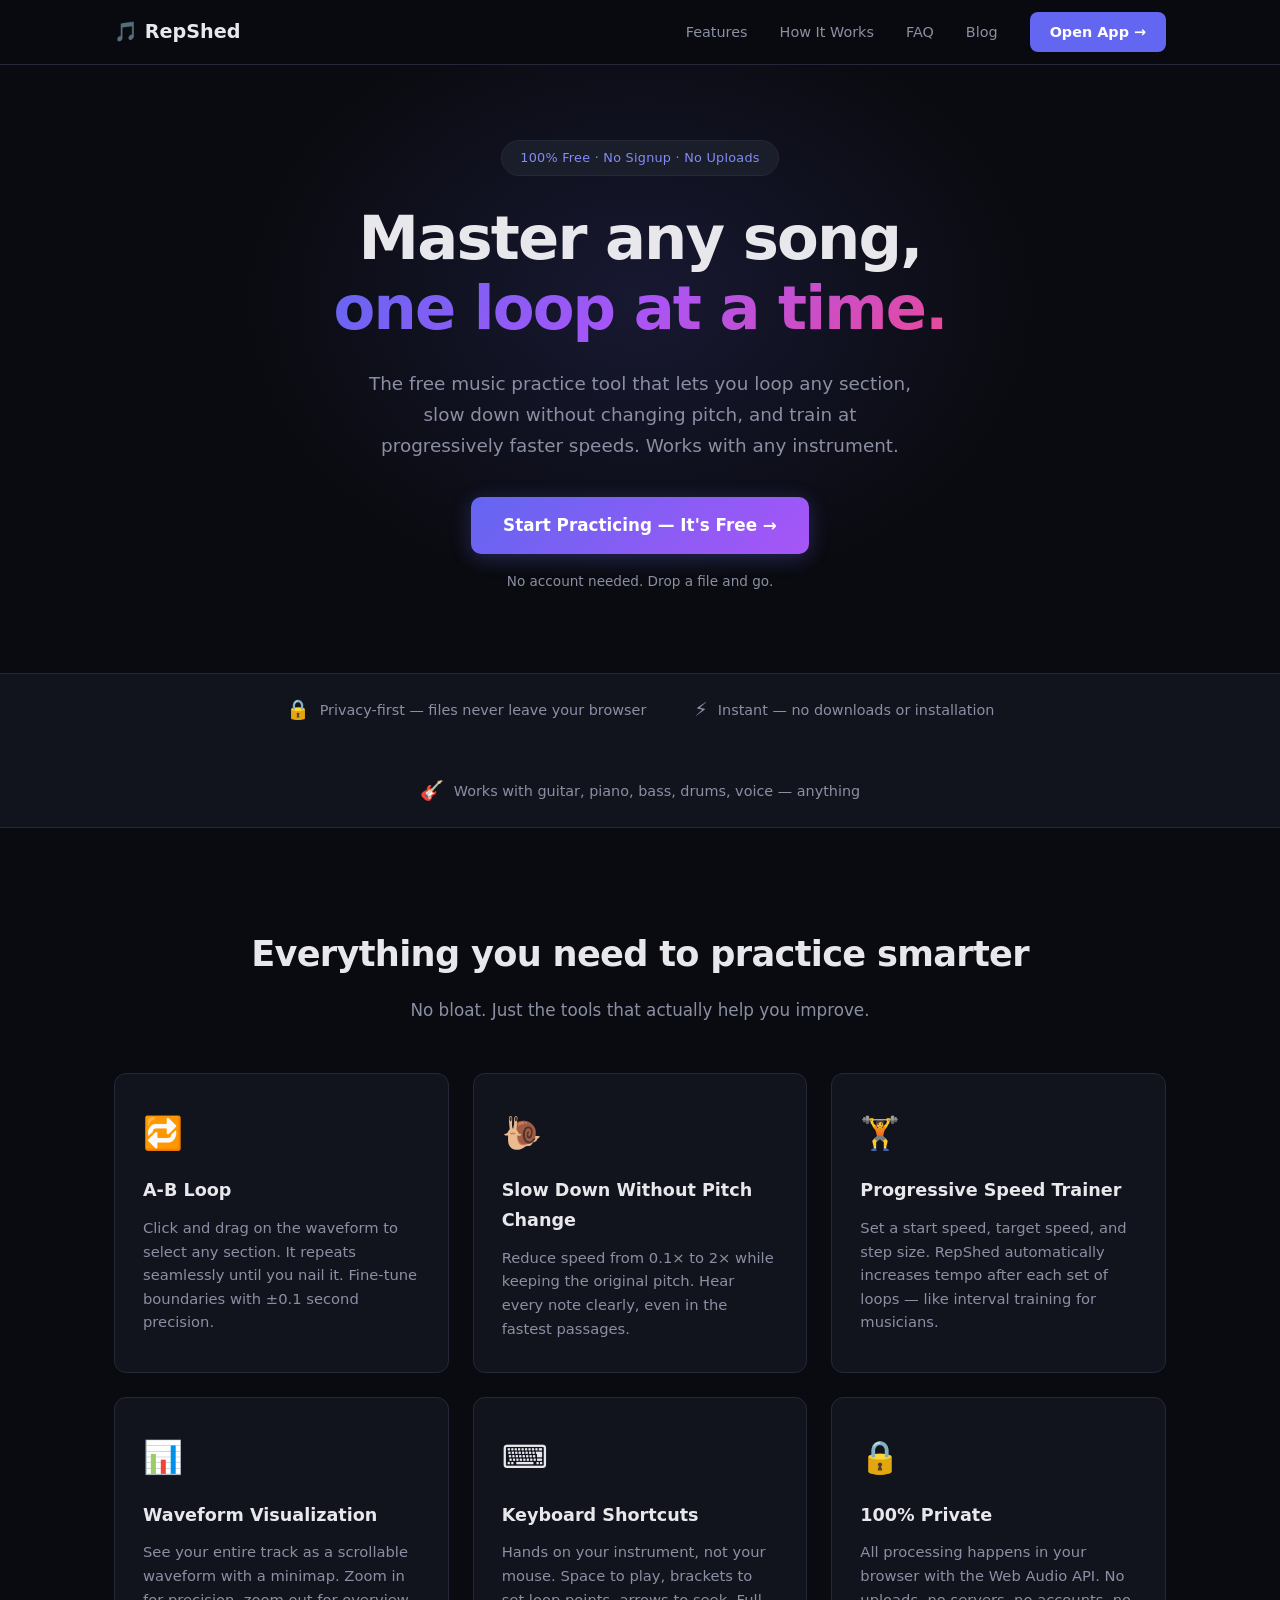
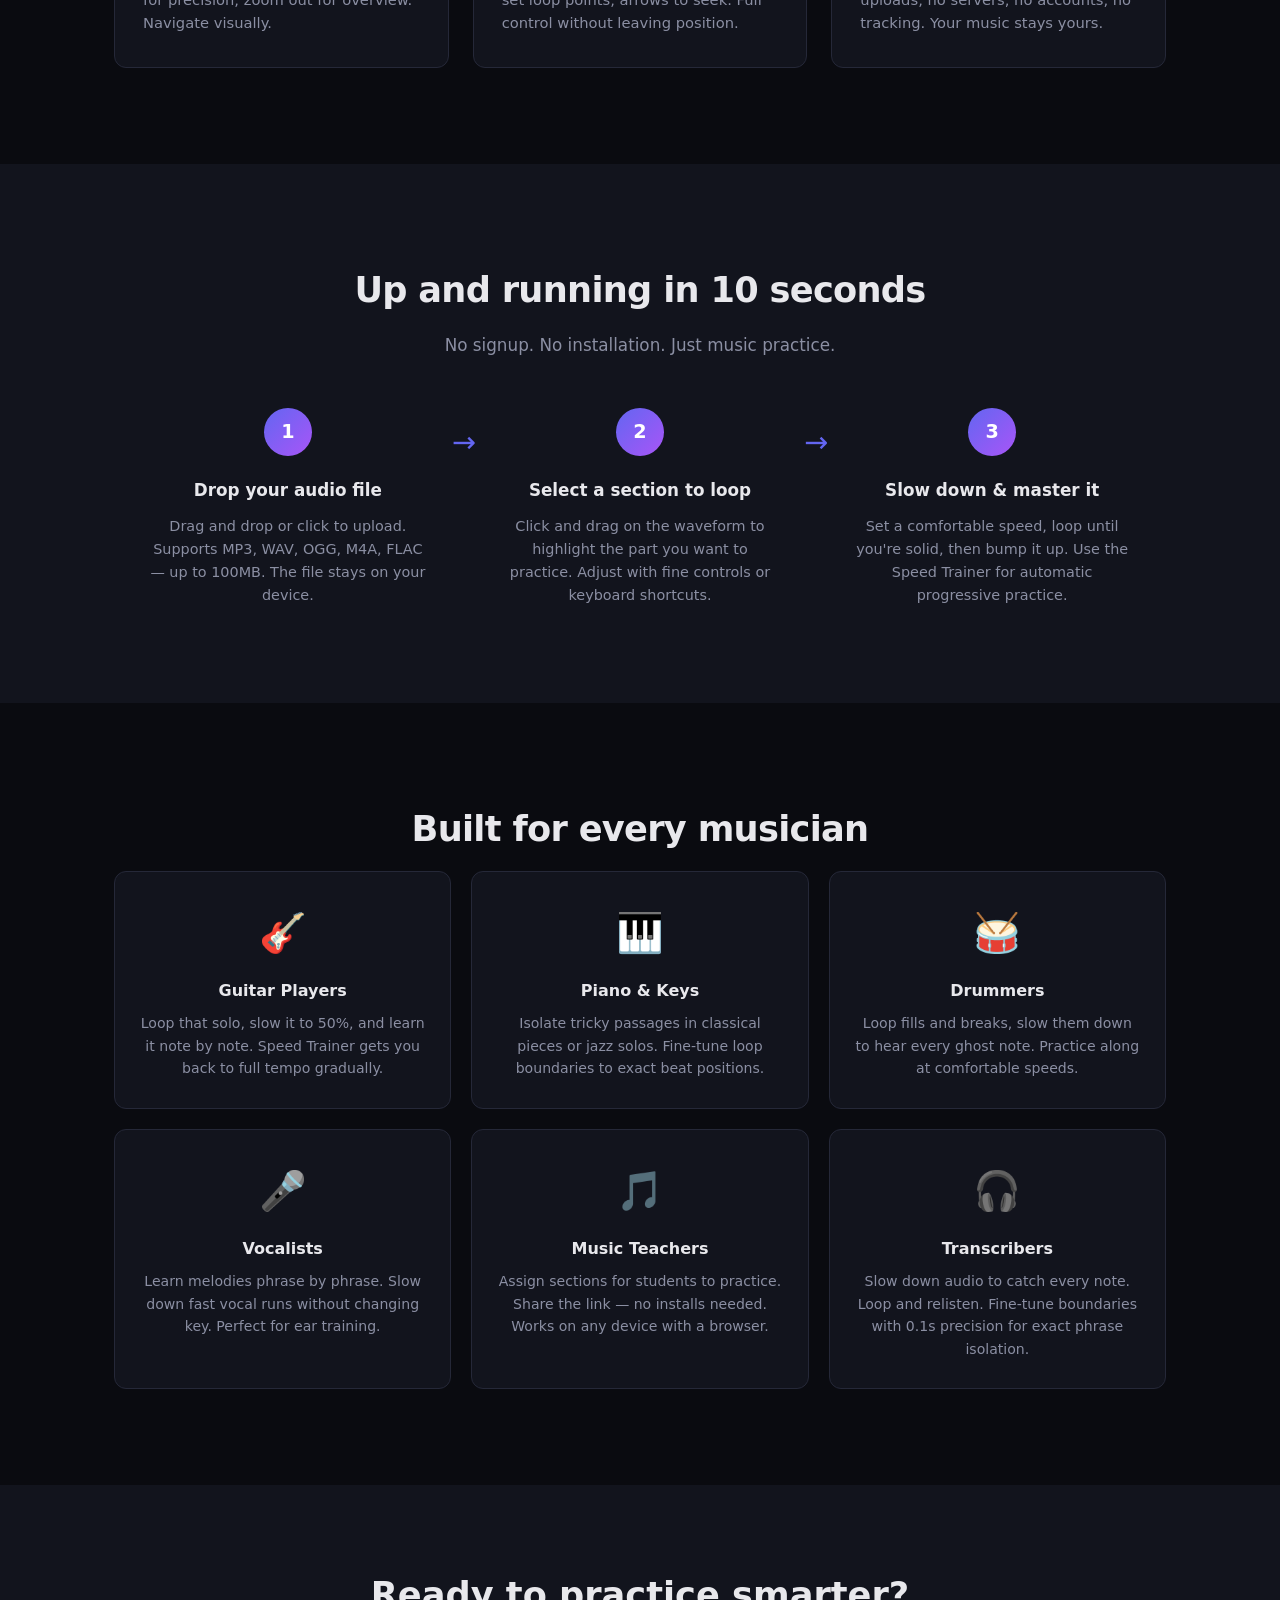
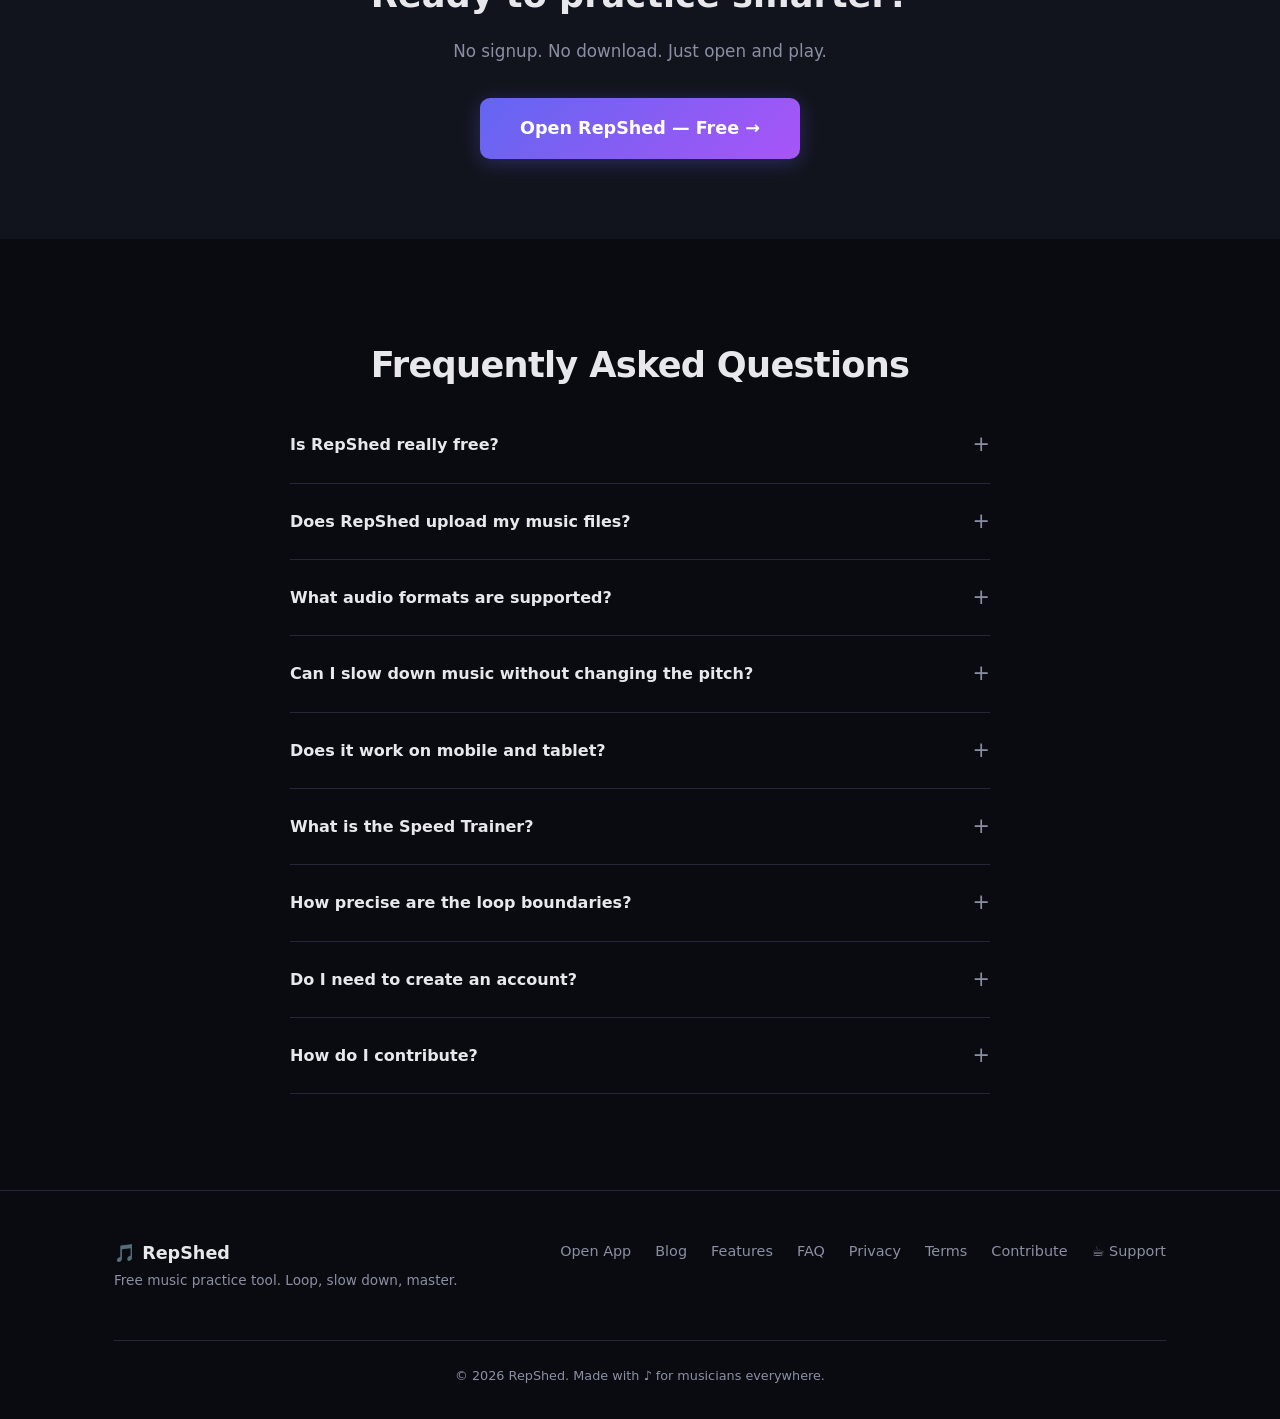
<file: index.html>
<!DOCTYPE html>
<html lang="en">
<head>
    <meta charset="UTF-8">
    <meta name="viewport" content="width=device-width, initial-scale=1.0">
    <title>RepShed — Free Music Practice Tool | Loop, Slow Down & Master Any Song</title>
    <meta name="description" content="Free online music practice tool. Loop any section, slow down without changing pitch, and train with progressive speed. Works with guitar, piano, bass, drums — any instrument. No signup, no uploads, 100% in your browser.">
    <meta name="keywords" content="music practice tool, loop player, slow down music, A-B repeat, speed trainer, guitar practice, piano practice, music loop online, slow down song without pitch change, free music practice">

    <!-- Open Graph -->
    <meta property="og:title" content="RepShed — Free Music Practice Tool">
    <meta property="og:description" content="Loop, slow down, and master any song. Free online tool with A-B repeat, speed control, and progressive training. No signup required.">
    <meta property="og:type" content="website">
    <meta property="og:url" content="https://repshed.com">
    <meta property="og:image" content="https://repshed.com/img/og-image.png">
    <meta property="og:site_name" content="RepShed">

    <!-- Twitter Card -->
    <meta name="twitter:card" content="summary_large_image">
    <meta name="twitter:title" content="RepShed — Free Music Practice Tool">
    <meta name="twitter:description" content="Loop, slow down, and master any song. Free, private, no signup.">
    <meta name="twitter:image" content="https://repshed.com/img/og-image.png">

    <link rel="canonical" href="https://repshed.com">
    <!-- Using system font stack for privacy (no external font requests) -->
    <link rel="stylesheet" href="css/landing.css">

    <!-- Schema.org Structured Data -->
    <script type="application/ld+json">
    {
        "@context": "https://schema.org",
        "@type": "SoftwareApplication",
        "name": "RepShed",
        "url": "https://repshed.com",
        "applicationCategory": "MultimediaApplication",
        "operatingSystem": "Web",
        "offers": {
            "@type": "Offer",
            "price": "0",
            "priceCurrency": "USD"
        },
        "description": "Free online music practice tool. Loop any section, slow down without pitch change, progressive speed training.",
        "featureList": [
            "A-B Loop — repeat any section",
            "Speed control from 0.1× to 2× without pitch change",
            "Waveform visualization with scrollable viewport",
            "Progressive speed trainer with auto tempo increase",
            "Keyboard shortcuts for hands-free control",
            "100% browser-based, no file uploads"
        ],
        "screenshot": "https://repshed.com/img/og-image.png"
    }
    </script>

    <!-- FAQ Schema -->
    <script type="application/ld+json">
    {
        "@context": "https://schema.org",
        "@type": "FAQPage",
        "mainEntity": [
            {
                "@type": "Question",
                "name": "Is RepShed really free?",
                "acceptedAnswer": {
                    "@type": "Answer",
                    "text": "Yes, RepShed is 100% free with no signup required. All features are available immediately — no trials, no premium tiers, no ads."
                }
            },
            {
                "@type": "Question",
                "name": "Does RepShed upload my music files?",
                "acceptedAnswer": {
                    "@type": "Answer",
                    "text": "No. All audio processing happens entirely in your browser using the Web Audio API. Your files never leave your device. There are no servers, no uploads, no tracking."
                }
            },
            {
                "@type": "Question",
                "name": "What audio formats does RepShed support?",
                "acceptedAnswer": {
                    "@type": "Answer",
                    "text": "RepShed supports MP3, WAV, OGG, M4A, FLAC, AAC, and WMA files up to 100MB."
                }
            },
            {
                "@type": "Question",
                "name": "Can I slow down music without changing the pitch?",
                "acceptedAnswer": {
                    "@type": "Answer",
                    "text": "Yes! RepShed uses the Web Audio API to change playback speed from 0.1× to 2× while preserving the original pitch. Perfect for learning fast passages note by note."
                }
            },
            {
                "@type": "Question",
                "name": "Does RepShed work on mobile and tablet?",
                "acceptedAnswer": {
                    "@type": "Answer",
                    "text": "Yes. RepShed is fully responsive and supports touch gestures on iPad, iPhone, Android phones and tablets."
                }
            }
        ]
    }
    </script>
</head>
<body>
    <!-- Navigation -->
    <nav class="nav">
        <div class="nav-inner">
            <a href="/" class="nav-logo">🎵 RepShed</a>
            <div class="nav-links">
                <a href="#features">Features</a>
                <a href="#how-it-works">How It Works</a>
                <a href="#faq">FAQ</a>
                <a href="/blog">Blog</a>
                <a href="/app" class="nav-cta">Open App →</a>
            </div>
            <button class="nav-mobile-toggle" id="nav-toggle" aria-label="Menu">☰</button>
        </div>
    </nav>

    <!-- Hero -->
    <section class="hero">
        <div class="hero-inner">
            <div class="hero-badge">100% Free · No Signup · No Uploads</div>
            <h1>Master any song,<br><span class="gradient-text">one loop at a time.</span></h1>
            <p class="hero-sub">The free music practice tool that lets you loop any section, slow down without changing pitch, and train at progressively faster speeds. Works with any instrument.</p>
            <div class="hero-actions">
                <a href="/app" class="btn-primary">Start Practicing — It's Free →</a>
            </div>
            <p class="hero-note">No account needed. Drop a file and go.</p>
        </div>
    </section>

    <!-- Social Proof / Trust -->
    <section class="trust">
        <div class="trust-inner">
            <div class="trust-item">
                <span class="trust-icon">🔒</span>
                <span>Privacy-first — files never leave your browser</span>
            </div>
            <div class="trust-item">
                <span class="trust-icon">⚡</span>
                <span>Instant — no downloads or installation</span>
            </div>
            <div class="trust-item">
                <span class="trust-icon">🎸</span>
                <span>Works with guitar, piano, bass, drums, voice — anything</span>
            </div>
        </div>
    </section>

    <!-- Features -->
    <section class="features" id="features">
        <div class="section-inner">
            <h2 class="section-title">Everything you need to practice smarter</h2>
            <p class="section-sub">No bloat. Just the tools that actually help you improve.</p>

            <div class="features-grid">
                <div class="feature-card">
                    <div class="feature-icon">🔁</div>
                    <h3>A-B Loop</h3>
                    <p>Click and drag on the waveform to select any section. It repeats seamlessly until you nail it. Fine-tune boundaries with ±0.1 second precision.</p>
                </div>

                <div class="feature-card">
                    <div class="feature-icon">🐌</div>
                    <h3>Slow Down Without Pitch Change</h3>
                    <p>Reduce speed from 0.1× to 2× while keeping the original pitch. Hear every note clearly, even in the fastest passages.</p>
                </div>

                <div class="feature-card">
                    <div class="feature-icon">🏋️</div>
                    <h3>Progressive Speed Trainer</h3>
                    <p>Set a start speed, target speed, and step size. RepShed automatically increases tempo after each set of loops — like interval training for musicians.</p>
                </div>

                <div class="feature-card">
                    <div class="feature-icon">📊</div>
                    <h3>Waveform Visualization</h3>
                    <p>See your entire track as a scrollable waveform with a minimap. Zoom in for precision, zoom out for overview. Navigate visually.</p>
                </div>

                <div class="feature-card">
                    <div class="feature-icon">⌨️</div>
                    <h3>Keyboard Shortcuts</h3>
                    <p>Hands on your instrument, not your mouse. Space to play, brackets to set loop points, arrows to seek. Full control without leaving position.</p>
                </div>

                <div class="feature-card">
                    <div class="feature-icon">🔒</div>
                    <h3>100% Private</h3>
                    <p>All processing happens in your browser with the Web Audio API. No uploads, no servers, no accounts, no tracking. Your music stays yours.</p>
                </div>
            </div>
        </div>
    </section>

    <!-- How It Works -->
    <section class="how-it-works" id="how-it-works">
        <div class="section-inner">
            <h2 class="section-title">Up and running in 10 seconds</h2>
            <p class="section-sub">No signup. No installation. Just music practice.</p>

            <div class="steps">
                <div class="step">
                    <div class="step-num">1</div>
                    <h3>Drop your audio file</h3>
                    <p>Drag and drop or click to upload. Supports MP3, WAV, OGG, M4A, FLAC — up to 100MB. The file stays on your device.</p>
                </div>
                <div class="step-arrow">→</div>
                <div class="step">
                    <div class="step-num">2</div>
                    <h3>Select a section to loop</h3>
                    <p>Click and drag on the waveform to highlight the part you want to practice. Adjust with fine controls or keyboard shortcuts.</p>
                </div>
                <div class="step-arrow">→</div>
                <div class="step">
                    <div class="step-num">3</div>
                    <h3>Slow down & master it</h3>
                    <p>Set a comfortable speed, loop until you're solid, then bump it up. Use the Speed Trainer for automatic progressive practice.</p>
                </div>
            </div>
        </div>
    </section>

    <!-- Use Cases -->
    <section class="use-cases">
        <div class="section-inner">
            <h2 class="section-title">Built for every musician</h2>

            <div class="cases-grid">
                <div class="case-card">
                    <div class="case-emoji">🎸</div>
                    <h3>Guitar Players</h3>
                    <p>Loop that solo, slow it to 50%, and learn it note by note. Speed Trainer gets you back to full tempo gradually.</p>
                </div>
                <div class="case-card">
                    <div class="case-emoji">🎹</div>
                    <h3>Piano & Keys</h3>
                    <p>Isolate tricky passages in classical pieces or jazz solos. Fine-tune loop boundaries to exact beat positions.</p>
                </div>
                <div class="case-card">
                    <div class="case-emoji">🥁</div>
                    <h3>Drummers</h3>
                    <p>Loop fills and breaks, slow them down to hear every ghost note. Practice along at comfortable speeds.</p>
                </div>
                <div class="case-card">
                    <div class="case-emoji">🎤</div>
                    <h3>Vocalists</h3>
                    <p>Learn melodies phrase by phrase. Slow down fast vocal runs without changing key. Perfect for ear training.</p>
                </div>
                <div class="case-card">
                    <div class="case-emoji">🎵</div>
                    <h3>Music Teachers</h3>
                    <p>Assign sections for students to practice. Share the link — no installs needed. Works on any device with a browser.</p>
                </div>
                <div class="case-card">
                    <div class="case-emoji">🎧</div>
                    <h3>Transcribers</h3>
                    <p>Slow down audio to catch every note. Loop and relisten. Fine-tune boundaries with 0.1s precision for exact phrase isolation.</p>
                </div>
            </div>
        </div>
    </section>

    <!-- CTA -->
    <section class="cta-section">
        <div class="section-inner">
            <h2>Ready to practice smarter?</h2>
            <p>No signup. No download. Just open and play.</p>
            <a href="/app" class="btn-primary btn-lg">Open RepShed — Free →</a>
        </div>
    </section>

    <!-- FAQ -->
    <section class="faq" id="faq">
        <div class="section-inner">
            <h2 class="section-title">Frequently Asked Questions</h2>

            <div class="faq-list">
                <details class="faq-item">
                    <summary>Is RepShed really free?</summary>
                    <p>Yes, 100% free. No trials, no premium tiers, no ads. All features are available right now, no account needed.</p>
                </details>

                <details class="faq-item">
                    <summary>Does RepShed upload my music files?</summary>
                    <p>No. All audio processing happens entirely in your browser using the Web Audio API. Your files never leave your device. There are no servers involved.</p>
                </details>

                <details class="faq-item">
                    <summary>What audio formats are supported?</summary>
                    <p>MP3, WAV, OGG, M4A, FLAC, AAC, and WMA — up to 100MB. Basically anything your browser can decode.</p>
                </details>

                <details class="faq-item">
                    <summary>Can I slow down music without changing the pitch?</summary>
                    <p>Yes! Speed ranges from 0.1× to 2× with pitch preserved. Hear every note at a comfortable tempo, then work your way up.</p>
                </details>

                <details class="faq-item">
                    <summary>Does it work on mobile and tablet?</summary>
                    <p>Yes. RepShed is fully responsive and supports touch on iPad, iPhone, and Android devices. Keyboard shortcuts are available on desktop.</p>
                </details>

                <details class="faq-item">
                    <summary>What is the Speed Trainer?</summary>
                    <p>It's like interval training for musicians. Set a start speed (e.g. 0.5×), a target (e.g. 1.0×), and a step (e.g. 0.05×). RepShed auto-increases the tempo after a set number of loops, building your speed gradually without overwhelming you.</p>
                </details>

                <details class="faq-item">
                    <summary>How precise are the loop boundaries?</summary>
                    <p>You can adjust loop start and end points with ±0.1 second precision using the fine-tune controls. You can also type exact timestamps.</p>
                </details>

                <details class="faq-item">
                    <summary>Do I need to create an account?</summary>
                    <p>No. There's no account system. Just open the page and start practicing. Your audio never touches a server.</p>
                </details>

                <details class="faq-item">
                    <summary>How do I contribute?</summary>
                    <p>Contributions are welcome! You can contribute by reporting bugs, suggesting features, or submitting code improvements via the <a href="https://github.com/wenghb/repshed" target="_blank" rel="noopener">GitHub repository</a>.</p>
                </details>
            </div>
        </div>
    </section>

    <!-- Footer -->
    <footer class="footer">
        <div class="footer-inner">
            <div class="footer-brand">
                <span class="footer-logo">🎵 RepShed</span>
                <p>Free music practice tool. Loop, slow down, master.</p>
            </div>
            <div class="footer-links">
                <a href="/app">Open App</a>
                <a href="/blog">Blog</a>
                <a href="#features">Features</a>
                <a href="#faq">FAQ</a>
                <a href="/privacy">Privacy</a>
                <a href="/terms">Terms</a>
                <a href="https://github.com/wenghb/repshed" target="_blank" rel="noopener">Contribute</a>
                <a href="https://buy.stripe.com/eVq28tajs2iW48EeQz8EM01" target="_blank" rel="noopener">☕ Support</a>
            </div>
            <div class="footer-copy">
                <p>© 2026 RepShed. Made with ♪ for musicians everywhere.</p>
            </div>
        </div>
    </footer>

    <script>
        // Mobile nav toggle
        const toggle = document.getElementById('nav-toggle');
        const links = document.querySelector('.nav-links');
        toggle.addEventListener('click', () => links.classList.toggle('open'));

        // Smooth scroll for anchor links
        document.querySelectorAll('a[href^="#"]').forEach(a => {
            a.addEventListener('click', e => {
                e.preventDefault();
                const target = document.querySelector(a.getAttribute('href'));
                if (target) {
                    target.scrollIntoView({ behavior: 'smooth', block: 'start' });
                    links.classList.remove('open');
                }
            });
        });
    </script>
</body>
</html>
</file>
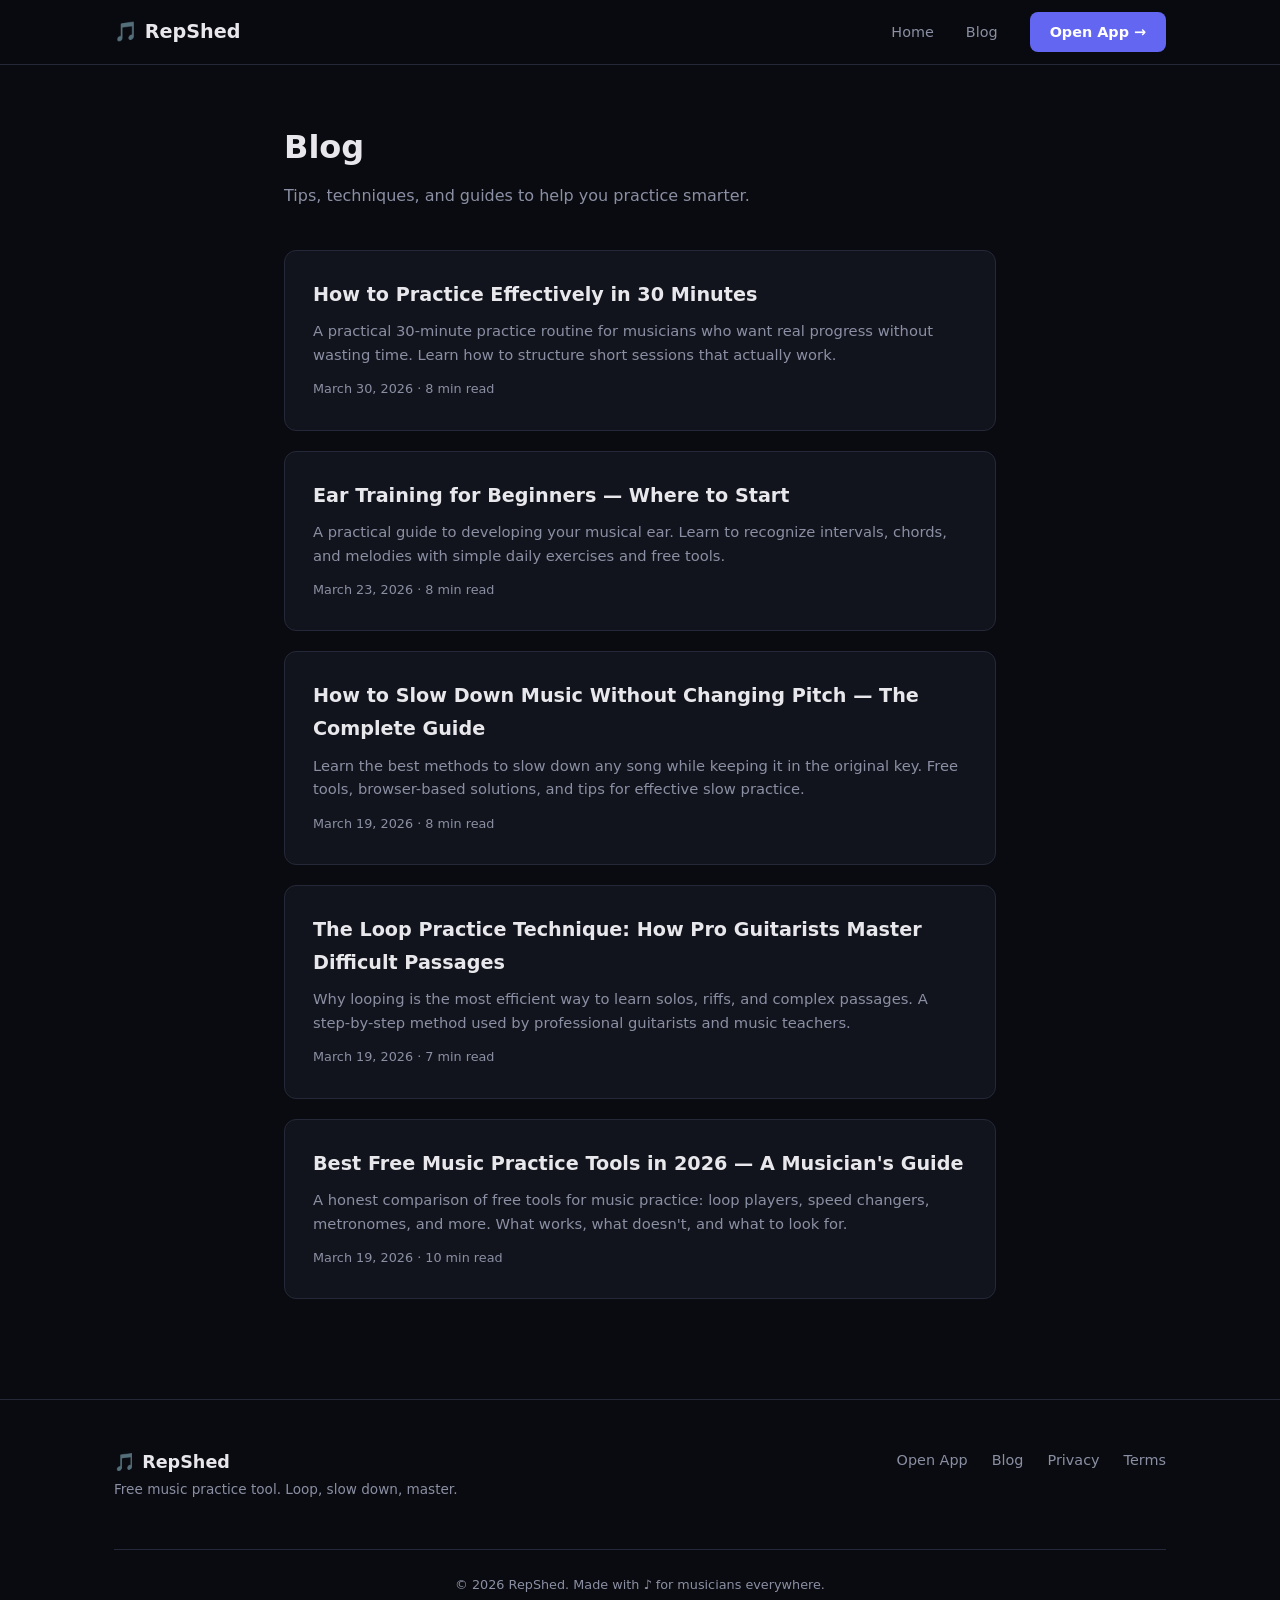
<file: blog/index.html>
<!DOCTYPE html>
<html lang="en">
<head>
    <meta charset="UTF-8">
    <meta name="viewport" content="width=device-width, initial-scale=1.0">
    <title>Blog — RepShed | Music Practice Tips & Guides</title>
    <meta name="description" content="Music practice tips, techniques, and guides for guitarists, pianists, drummers, and all musicians. Learn how to practice smarter with loops, slow-down tools, and progressive speed training.">
    <link rel="canonical" href="https://repshed.com/blog">
    <link rel="stylesheet" href="../css/landing.css">
    <link rel="stylesheet" href="../css/blog.css">
</head>
<body>
    <nav class="nav">
        <div class="nav-inner">
            <a href="/" class="nav-logo">🎵 RepShed</a>
            <div class="nav-links">
                <a href="/">Home</a>
                <a href="/blog">Blog</a>
                <a href="/app" class="nav-cta">Open App →</a>
            </div>
            <button class="nav-mobile-toggle" id="nav-toggle" aria-label="Menu">☰</button>
        </div>
    </nav>

    <div class="blog-list">
        <h1>Blog</h1>
        <p class="blog-desc">Tips, techniques, and guides to help you practice smarter.</p>

        <a href="/blog/how-to-practice-effectively-in-30-minutes" class="blog-card">
            <h2>How to Practice Effectively in 30 Minutes</h2>
            <p>A practical 30-minute practice routine for musicians who want real progress without wasting time. Learn how to structure short sessions that actually work.</p>
            <span class="blog-meta">March 30, 2026 · 8 min read</span>
        </a>

        <a href="/blog/ear-training-for-beginners" class="blog-card">
            <h2>Ear Training for Beginners — Where to Start</h2>
            <p>A practical guide to developing your musical ear. Learn to recognize intervals, chords, and melodies with simple daily exercises and free tools.</p>
            <span class="blog-meta">March 23, 2026 · 8 min read</span>
        </a>

        <a href="/blog/how-to-slow-down-music-without-changing-pitch" class="blog-card">
            <h2>How to Slow Down Music Without Changing Pitch — The Complete Guide</h2>
            <p>Learn the best methods to slow down any song while keeping it in the original key. Free tools, browser-based solutions, and tips for effective slow practice.</p>
            <span class="blog-meta">March 19, 2026 · 8 min read</span>
        </a>

        <a href="/blog/guitar-practice-loop-technique" class="blog-card">
            <h2>The Loop Practice Technique: How Pro Guitarists Master Difficult Passages</h2>
            <p>Why looping is the most efficient way to learn solos, riffs, and complex passages. A step-by-step method used by professional guitarists and music teachers.</p>
            <span class="blog-meta">March 19, 2026 · 7 min read</span>
        </a>

        <a href="/blog/best-free-music-practice-tools-2026" class="blog-card">
            <h2>Best Free Music Practice Tools in 2026 — A Musician's Guide</h2>
            <p>A honest comparison of free tools for music practice: loop players, speed changers, metronomes, and more. What works, what doesn't, and what to look for.</p>
            <span class="blog-meta">March 19, 2026 · 10 min read</span>
        </a>
    </div>

    <footer class="footer">
        <div class="footer-inner">
            <div class="footer-brand">
                <span class="footer-logo">🎵 RepShed</span>
                <p>Free music practice tool. Loop, slow down, master.</p>
            </div>
            <div class="footer-links">
                <a href="/app">Open App</a>
                <a href="/blog">Blog</a>
                <a href="/privacy">Privacy</a>
                <a href="/terms">Terms</a>
            </div>
            <div class="footer-copy">
                <p>© 2026 RepShed. Made with ♪ for musicians everywhere.</p>
            </div>
        </div>
    </footer>

    <script>
        const toggle = document.getElementById('nav-toggle');
        const links = document.querySelector('.nav-links');
        toggle.addEventListener('click', () => links.classList.toggle('open'));
    </script>
</body>
</html>
</file>
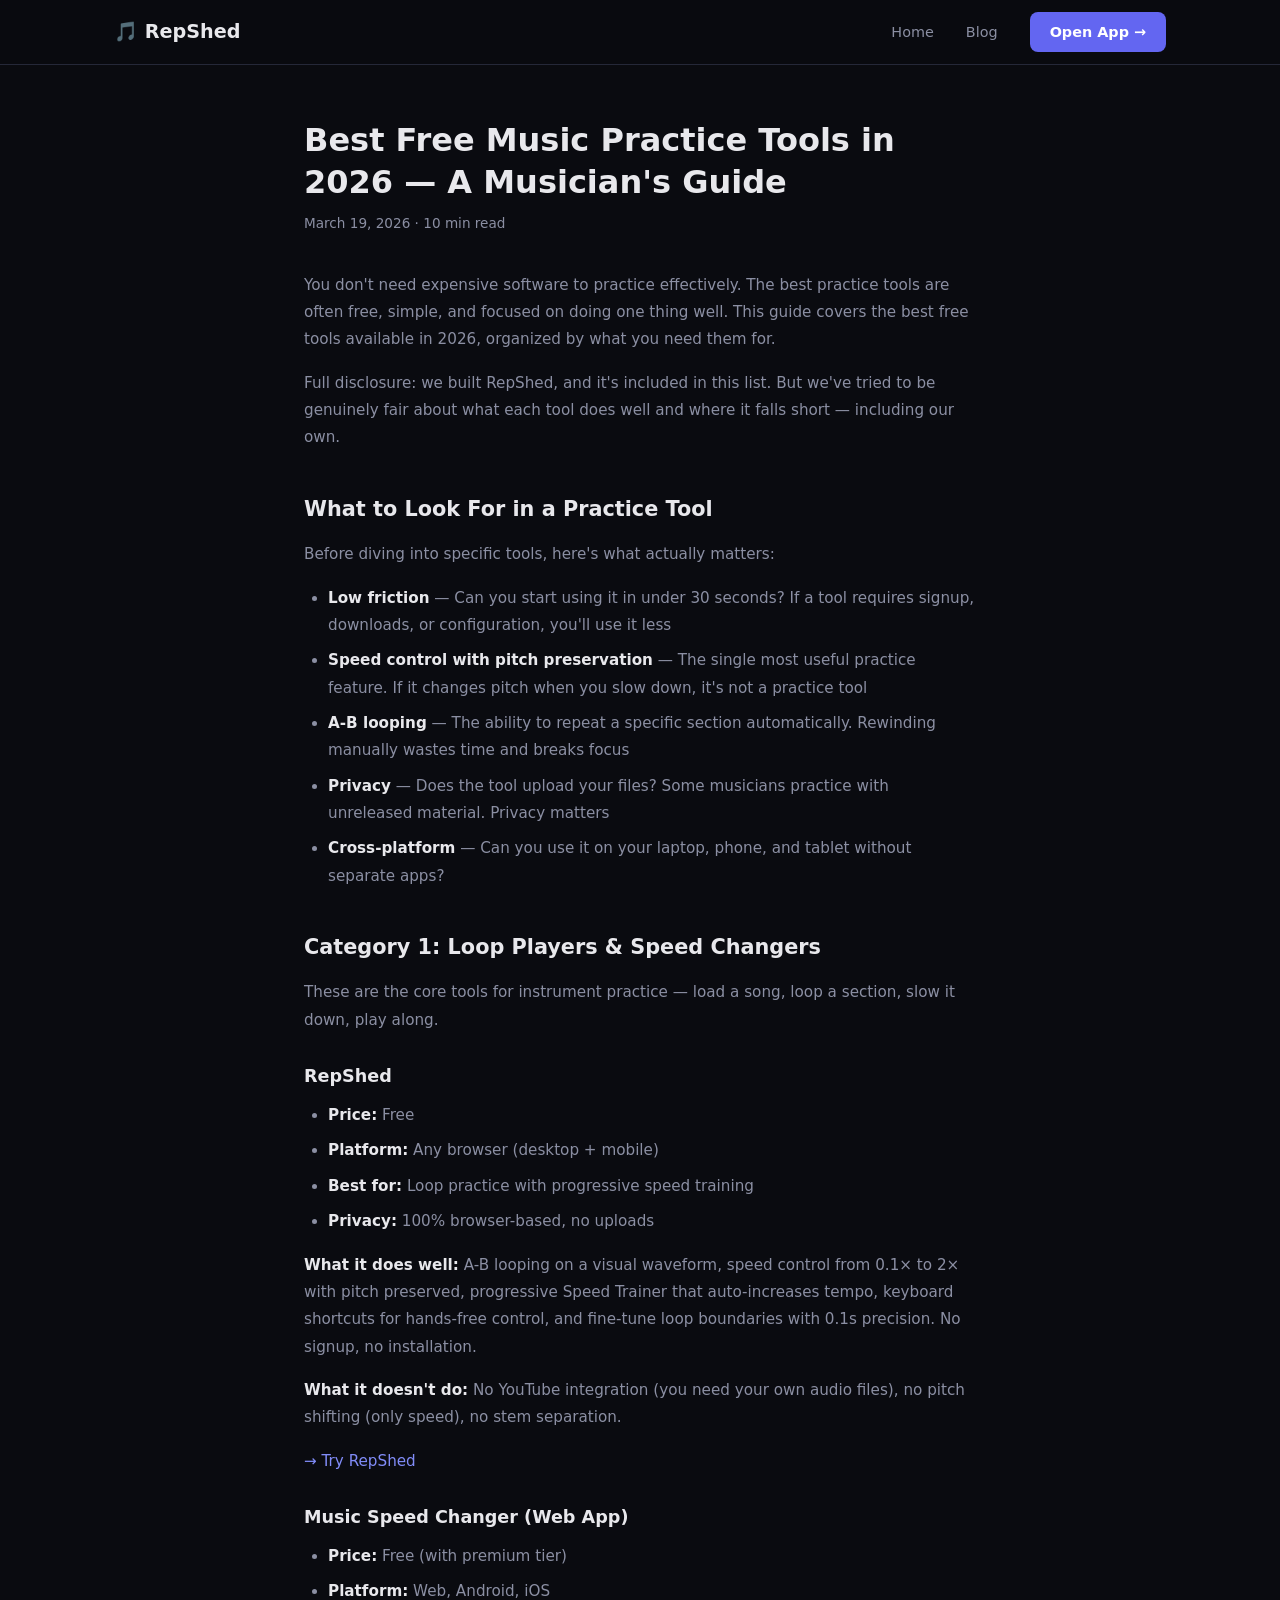
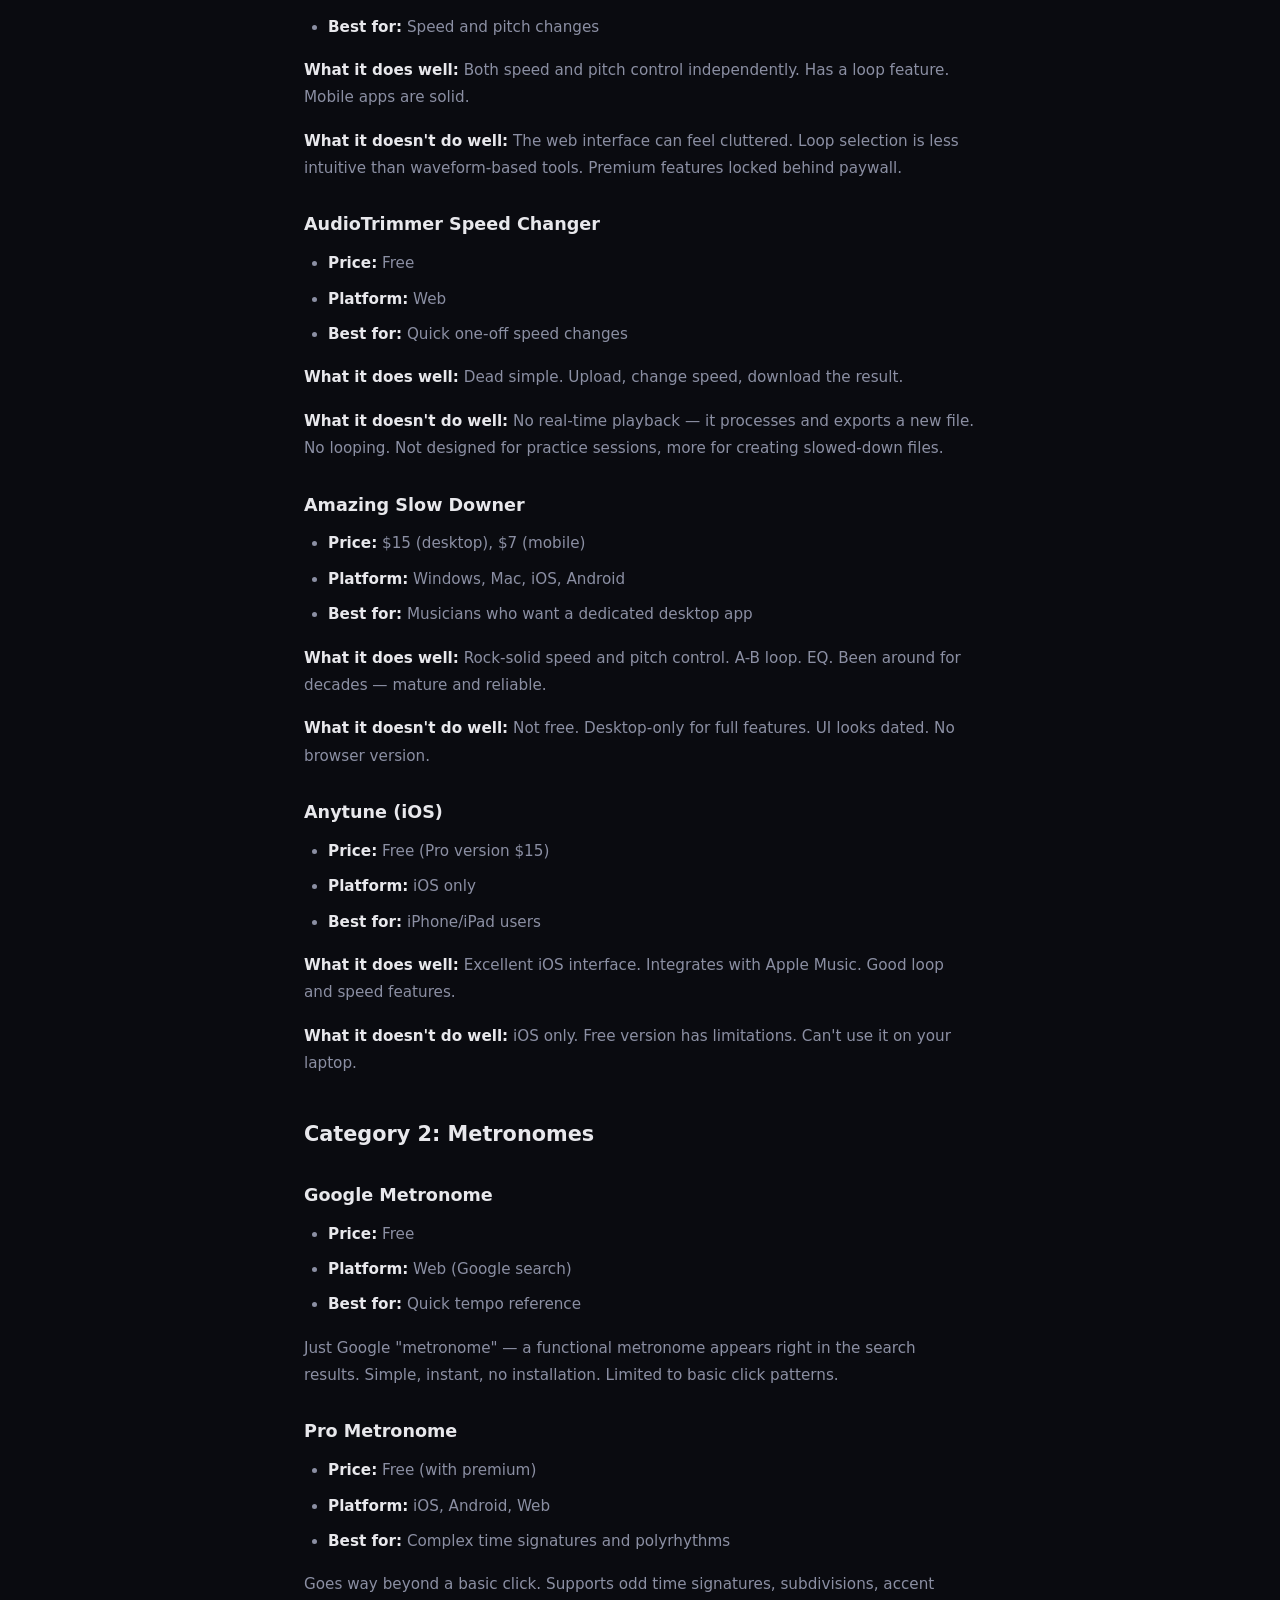
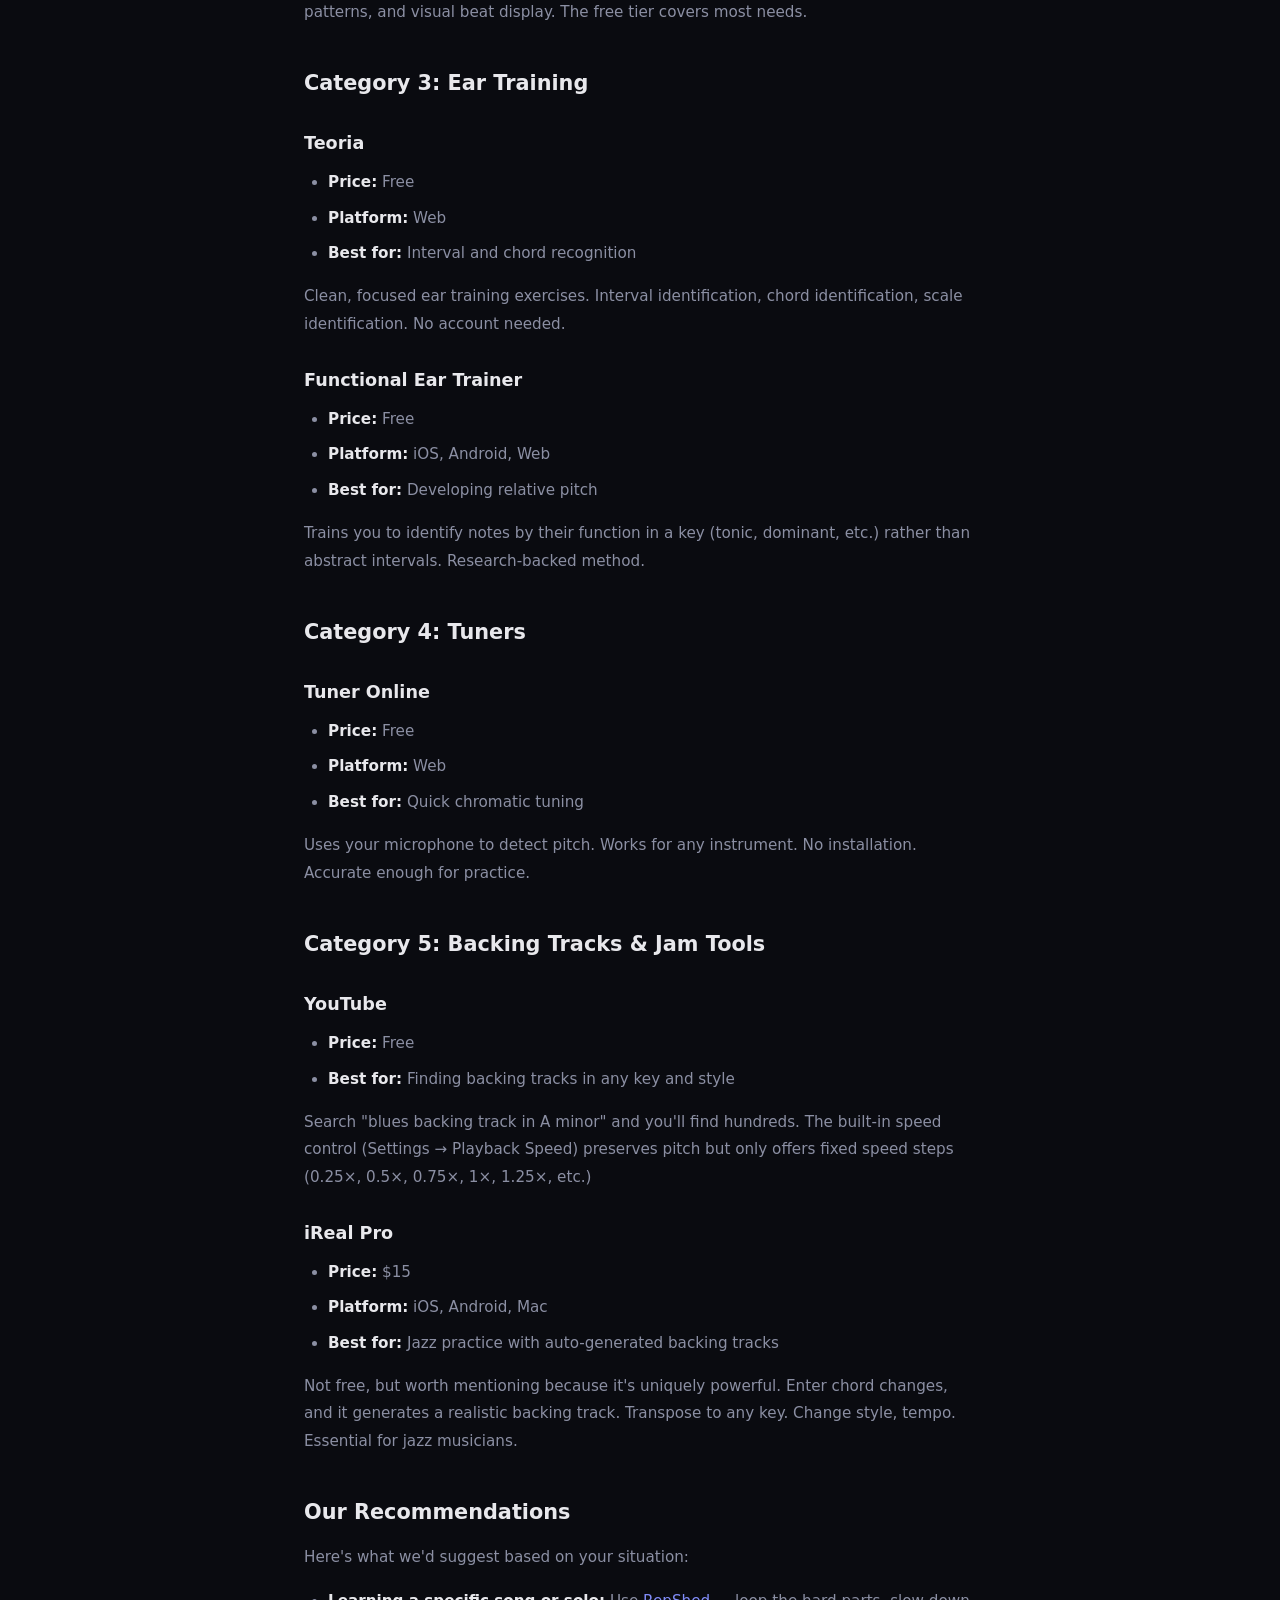
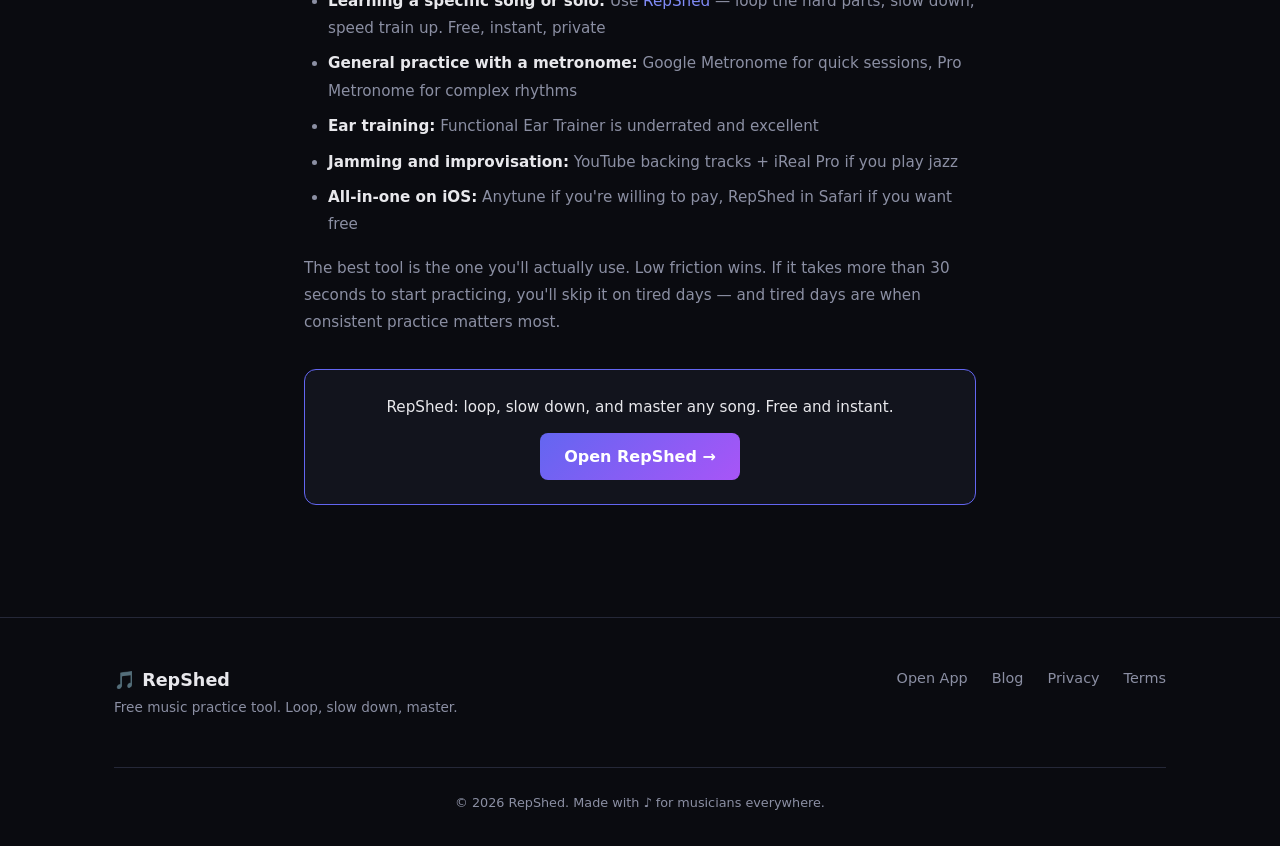
<file: blog/best-free-music-practice-tools-2026/index.html>
<!DOCTYPE html>
<html lang="en">
<head>
    <meta charset="UTF-8">
    <meta name="viewport" content="width=device-width, initial-scale=1.0">
    <title>Best Free Music Practice Tools in 2026 — A Musician's Guide | RepShed</title>
    <meta name="description" content="Honest comparison of the best free music practice tools in 2026: loop players, speed changers, metronomes, and more. What works, what doesn't, and what to look for.">
    <meta name="keywords" content="best music practice tools, free music practice, loop player comparison, music speed changer, best AB repeat player, free guitar practice tools 2026">
    <meta property="og:title" content="Best Free Music Practice Tools in 2026 — A Musician's Guide">
    <meta property="og:description" content="An honest comparison of free tools for music practice: loop players, speed changers, metronomes, and more.">
    <meta property="og:type" content="article">
    <meta property="og:url" content="https://repshed.com/blog/best-free-music-practice-tools-2026">
    <link rel="canonical" href="https://repshed.com/blog/best-free-music-practice-tools-2026">
    <link rel="stylesheet" href="../../css/landing.css">
    <link rel="stylesheet" href="../../css/blog.css">

    <script type="application/ld+json">
    {
        "@context": "https://schema.org",
        "@type": "Article",
        "headline": "Best Free Music Practice Tools in 2026 — A Musician's Guide",
        "description": "An honest comparison of free tools for music practice.",
        "datePublished": "2026-03-19",
        "author": { "@type": "Organization", "name": "RepShed" },
        "publisher": { "@type": "Organization", "name": "RepShed", "url": "https://repshed.com" }
    }
    </script>
</head>
<body>
    <nav class="nav">
        <div class="nav-inner">
            <a href="/" class="nav-logo">🎵 RepShed</a>
            <div class="nav-links">
                <a href="/">Home</a>
                <a href="/blog">Blog</a>
                <a href="/app" class="nav-cta">Open App →</a>
            </div>
            <button class="nav-mobile-toggle" id="nav-toggle" aria-label="Menu">☰</button>
        </div>
    </nav>

    <article class="article">
        <h1>Best Free Music Practice Tools in 2026 — A Musician's Guide</h1>
        <p class="article-meta">March 19, 2026 · 10 min read</p>

        <p>You don't need expensive software to practice effectively. The best practice tools are often free, simple, and focused on doing one thing well. This guide covers the best free tools available in 2026, organized by what you need them for.</p>

        <p>Full disclosure: we built RepShed, and it's included in this list. But we've tried to be genuinely fair about what each tool does well and where it falls short — including our own.</p>

        <h2>What to Look For in a Practice Tool</h2>

        <p>Before diving into specific tools, here's what actually matters:</p>

        <ul>
            <li><strong>Low friction</strong> — Can you start using it in under 30 seconds? If a tool requires signup, downloads, or configuration, you'll use it less</li>
            <li><strong>Speed control with pitch preservation</strong> — The single most useful practice feature. If it changes pitch when you slow down, it's not a practice tool</li>
            <li><strong>A-B looping</strong> — The ability to repeat a specific section automatically. Rewinding manually wastes time and breaks focus</li>
            <li><strong>Privacy</strong> — Does the tool upload your files? Some musicians practice with unreleased material. Privacy matters</li>
            <li><strong>Cross-platform</strong> — Can you use it on your laptop, phone, and tablet without separate apps?</li>
        </ul>

        <h2>Category 1: Loop Players & Speed Changers</h2>

        <p>These are the core tools for instrument practice — load a song, loop a section, slow it down, play along.</p>

        <h3>RepShed</h3>
        <ul>
            <li><strong>Price:</strong> Free</li>
            <li><strong>Platform:</strong> Any browser (desktop + mobile)</li>
            <li><strong>Best for:</strong> Loop practice with progressive speed training</li>
            <li><strong>Privacy:</strong> 100% browser-based, no uploads</li>
        </ul>
        <p><strong>What it does well:</strong> A-B looping on a visual waveform, speed control from 0.1× to 2× with pitch preserved, progressive Speed Trainer that auto-increases tempo, keyboard shortcuts for hands-free control, and fine-tune loop boundaries with 0.1s precision. No signup, no installation.</p>
        <p><strong>What it doesn't do:</strong> No YouTube integration (you need your own audio files), no pitch shifting (only speed), no stem separation.</p>
        <p><a href="/app">→ Try RepShed</a></p>

        <h3>Music Speed Changer (Web App)</h3>
        <ul>
            <li><strong>Price:</strong> Free (with premium tier)</li>
            <li><strong>Platform:</strong> Web, Android, iOS</li>
            <li><strong>Best for:</strong> Speed and pitch changes</li>
        </ul>
        <p><strong>What it does well:</strong> Both speed and pitch control independently. Has a loop feature. Mobile apps are solid.</p>
        <p><strong>What it doesn't do well:</strong> The web interface can feel cluttered. Loop selection is less intuitive than waveform-based tools. Premium features locked behind paywall.</p>

        <h3>AudioTrimmer Speed Changer</h3>
        <ul>
            <li><strong>Price:</strong> Free</li>
            <li><strong>Platform:</strong> Web</li>
            <li><strong>Best for:</strong> Quick one-off speed changes</li>
        </ul>
        <p><strong>What it does well:</strong> Dead simple. Upload, change speed, download the result.</p>
        <p><strong>What it doesn't do well:</strong> No real-time playback — it processes and exports a new file. No looping. Not designed for practice sessions, more for creating slowed-down files.</p>

        <h3>Amazing Slow Downer</h3>
        <ul>
            <li><strong>Price:</strong> $15 (desktop), $7 (mobile)</li>
            <li><strong>Platform:</strong> Windows, Mac, iOS, Android</li>
            <li><strong>Best for:</strong> Musicians who want a dedicated desktop app</li>
        </ul>
        <p><strong>What it does well:</strong> Rock-solid speed and pitch control. A-B loop. EQ. Been around for decades — mature and reliable.</p>
        <p><strong>What it doesn't do well:</strong> Not free. Desktop-only for full features. UI looks dated. No browser version.</p>

        <h3>Anytune (iOS)</h3>
        <ul>
            <li><strong>Price:</strong> Free (Pro version $15)</li>
            <li><strong>Platform:</strong> iOS only</li>
            <li><strong>Best for:</strong> iPhone/iPad users</li>
        </ul>
        <p><strong>What it does well:</strong> Excellent iOS interface. Integrates with Apple Music. Good loop and speed features.</p>
        <p><strong>What it doesn't do well:</strong> iOS only. Free version has limitations. Can't use it on your laptop.</p>

        <h2>Category 2: Metronomes</h2>

        <h3>Google Metronome</h3>
        <ul>
            <li><strong>Price:</strong> Free</li>
            <li><strong>Platform:</strong> Web (Google search)</li>
            <li><strong>Best for:</strong> Quick tempo reference</li>
        </ul>
        <p>Just Google "metronome" — a functional metronome appears right in the search results. Simple, instant, no installation. Limited to basic click patterns.</p>

        <h3>Pro Metronome</h3>
        <ul>
            <li><strong>Price:</strong> Free (with premium)</li>
            <li><strong>Platform:</strong> iOS, Android, Web</li>
            <li><strong>Best for:</strong> Complex time signatures and polyrhythms</li>
        </ul>
        <p>Goes way beyond a basic click. Supports odd time signatures, subdivisions, accent patterns, and visual beat display. The free tier covers most needs.</p>

        <h2>Category 3: Ear Training</h2>

        <h3>Teoria</h3>
        <ul>
            <li><strong>Price:</strong> Free</li>
            <li><strong>Platform:</strong> Web</li>
            <li><strong>Best for:</strong> Interval and chord recognition</li>
        </ul>
        <p>Clean, focused ear training exercises. Interval identification, chord identification, scale identification. No account needed.</p>

        <h3>Functional Ear Trainer</h3>
        <ul>
            <li><strong>Price:</strong> Free</li>
            <li><strong>Platform:</strong> iOS, Android, Web</li>
            <li><strong>Best for:</strong> Developing relative pitch</li>
        </ul>
        <p>Trains you to identify notes by their function in a key (tonic, dominant, etc.) rather than abstract intervals. Research-backed method.</p>

        <h2>Category 4: Tuners</h2>

        <h3>Tuner Online</h3>
        <ul>
            <li><strong>Price:</strong> Free</li>
            <li><strong>Platform:</strong> Web</li>
            <li><strong>Best for:</strong> Quick chromatic tuning</li>
        </ul>
        <p>Uses your microphone to detect pitch. Works for any instrument. No installation. Accurate enough for practice.</p>

        <h2>Category 5: Backing Tracks & Jam Tools</h2>

        <h3>YouTube</h3>
        <ul>
            <li><strong>Price:</strong> Free</li>
            <li><strong>Best for:</strong> Finding backing tracks in any key and style</li>
        </ul>
        <p>Search "blues backing track in A minor" and you'll find hundreds. The built-in speed control (Settings → Playback Speed) preserves pitch but only offers fixed speed steps (0.25×, 0.5×, 0.75×, 1×, 1.25×, etc.)</p>

        <h3>iReal Pro</h3>
        <ul>
            <li><strong>Price:</strong> $15</li>
            <li><strong>Platform:</strong> iOS, Android, Mac</li>
            <li><strong>Best for:</strong> Jazz practice with auto-generated backing tracks</li>
        </ul>
        <p>Not free, but worth mentioning because it's uniquely powerful. Enter chord changes, and it generates a realistic backing track. Transpose to any key. Change style, tempo. Essential for jazz musicians.</p>

        <h2>Our Recommendations</h2>

        <p>Here's what we'd suggest based on your situation:</p>

        <ul>
            <li><strong>Learning a specific song or solo:</strong> Use <a href="/app">RepShed</a> — loop the hard parts, slow down, speed train up. Free, instant, private</li>
            <li><strong>General practice with a metronome:</strong> Google Metronome for quick sessions, Pro Metronome for complex rhythms</li>
            <li><strong>Ear training:</strong> Functional Ear Trainer is underrated and excellent</li>
            <li><strong>Jamming and improvisation:</strong> YouTube backing tracks + iReal Pro if you play jazz</li>
            <li><strong>All-in-one on iOS:</strong> Anytune if you're willing to pay, RepShed in Safari if you want free</li>
        </ul>

        <p>The best tool is the one you'll actually use. Low friction wins. If it takes more than 30 seconds to start practicing, you'll skip it on tired days — and tired days are when consistent practice matters most.</p>

        <div class="cta-box">
            <p>RepShed: loop, slow down, and master any song. Free and instant.</p>
            <a href="/app">Open RepShed →</a>
        </div>
    </article>

    <footer class="footer">
        <div class="footer-inner">
            <div class="footer-brand">
                <span class="footer-logo">🎵 RepShed</span>
                <p>Free music practice tool. Loop, slow down, master.</p>
            </div>
            <div class="footer-links">
                <a href="/app">Open App</a>
                <a href="/blog">Blog</a>
                <a href="/privacy">Privacy</a>
                <a href="/terms">Terms</a>
            </div>
            <div class="footer-copy">
                <p>© 2026 RepShed. Made with ♪ for musicians everywhere.</p>
            </div>
        </div>
    </footer>

    <script>
        const toggle = document.getElementById('nav-toggle');
        const links = document.querySelector('.nav-links');
        toggle.addEventListener('click', () => links.classList.toggle('open'));
    </script>
</body>
</html>
</file>
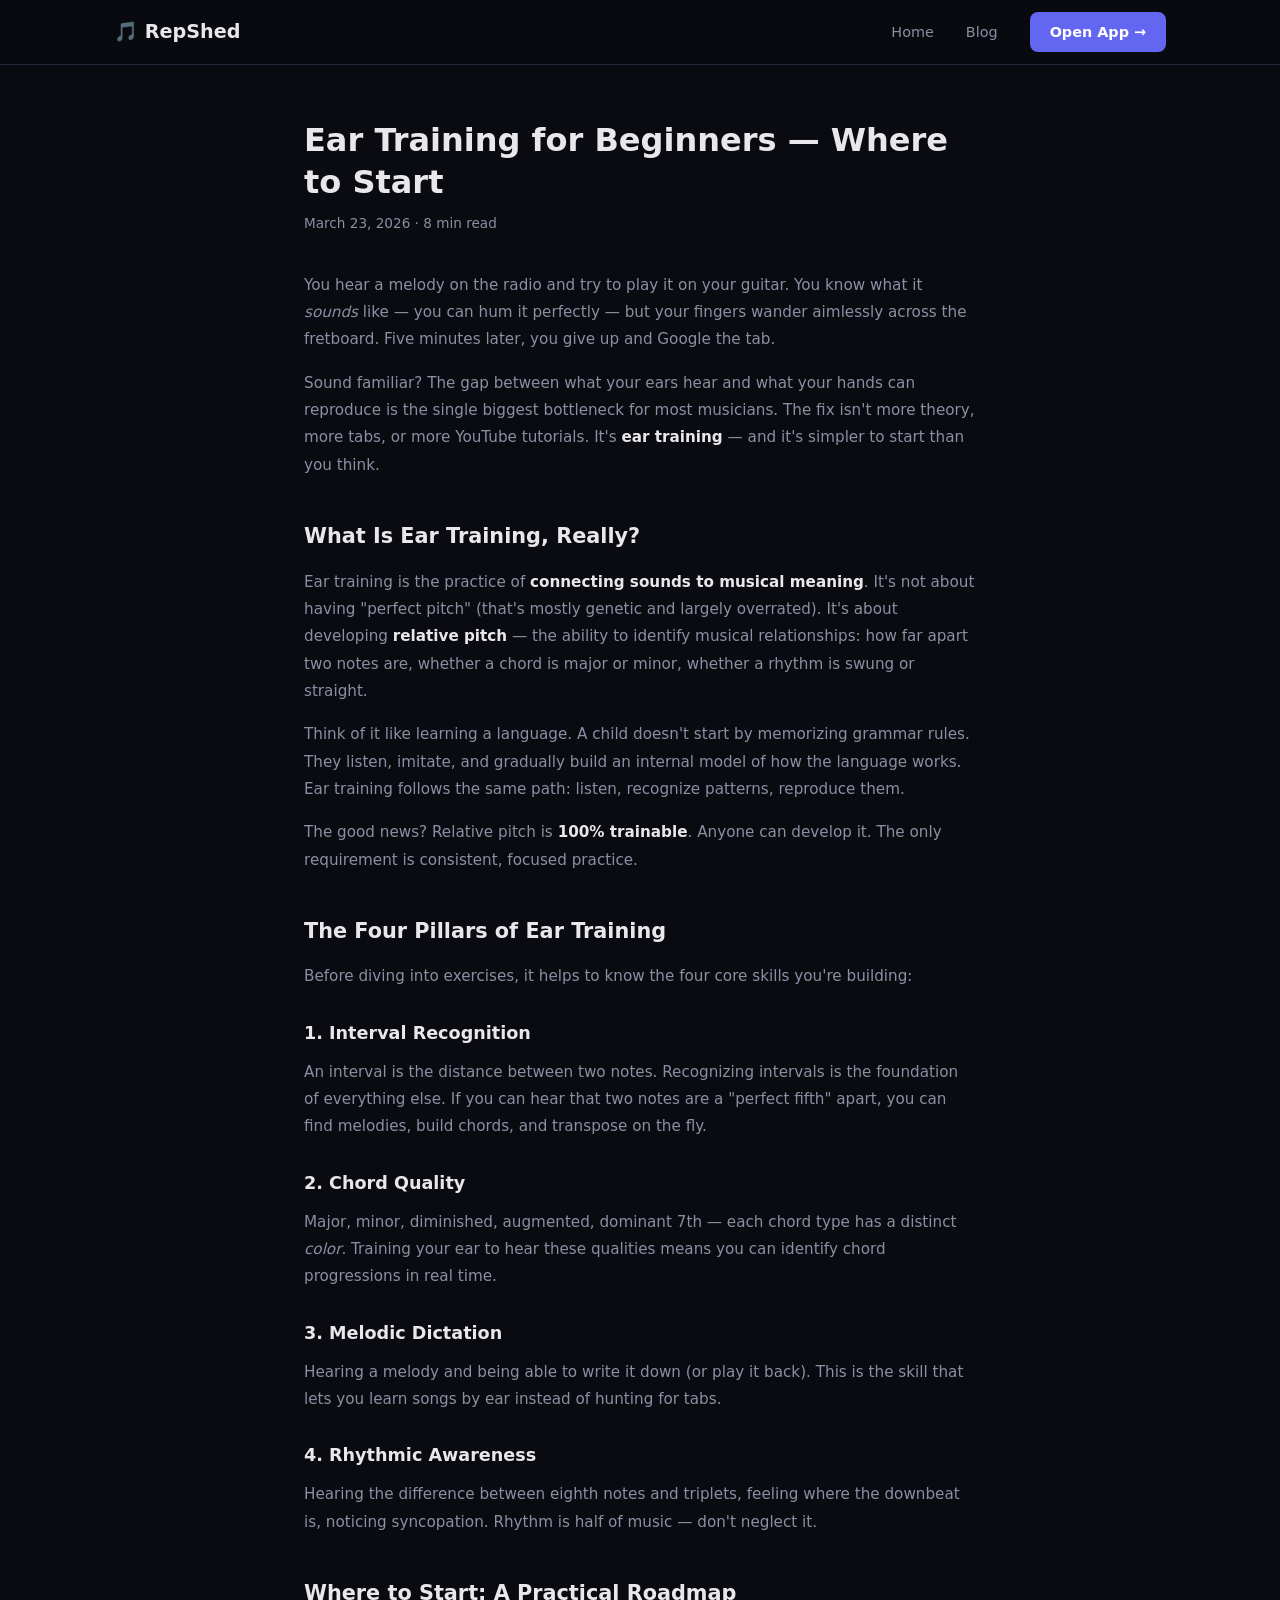
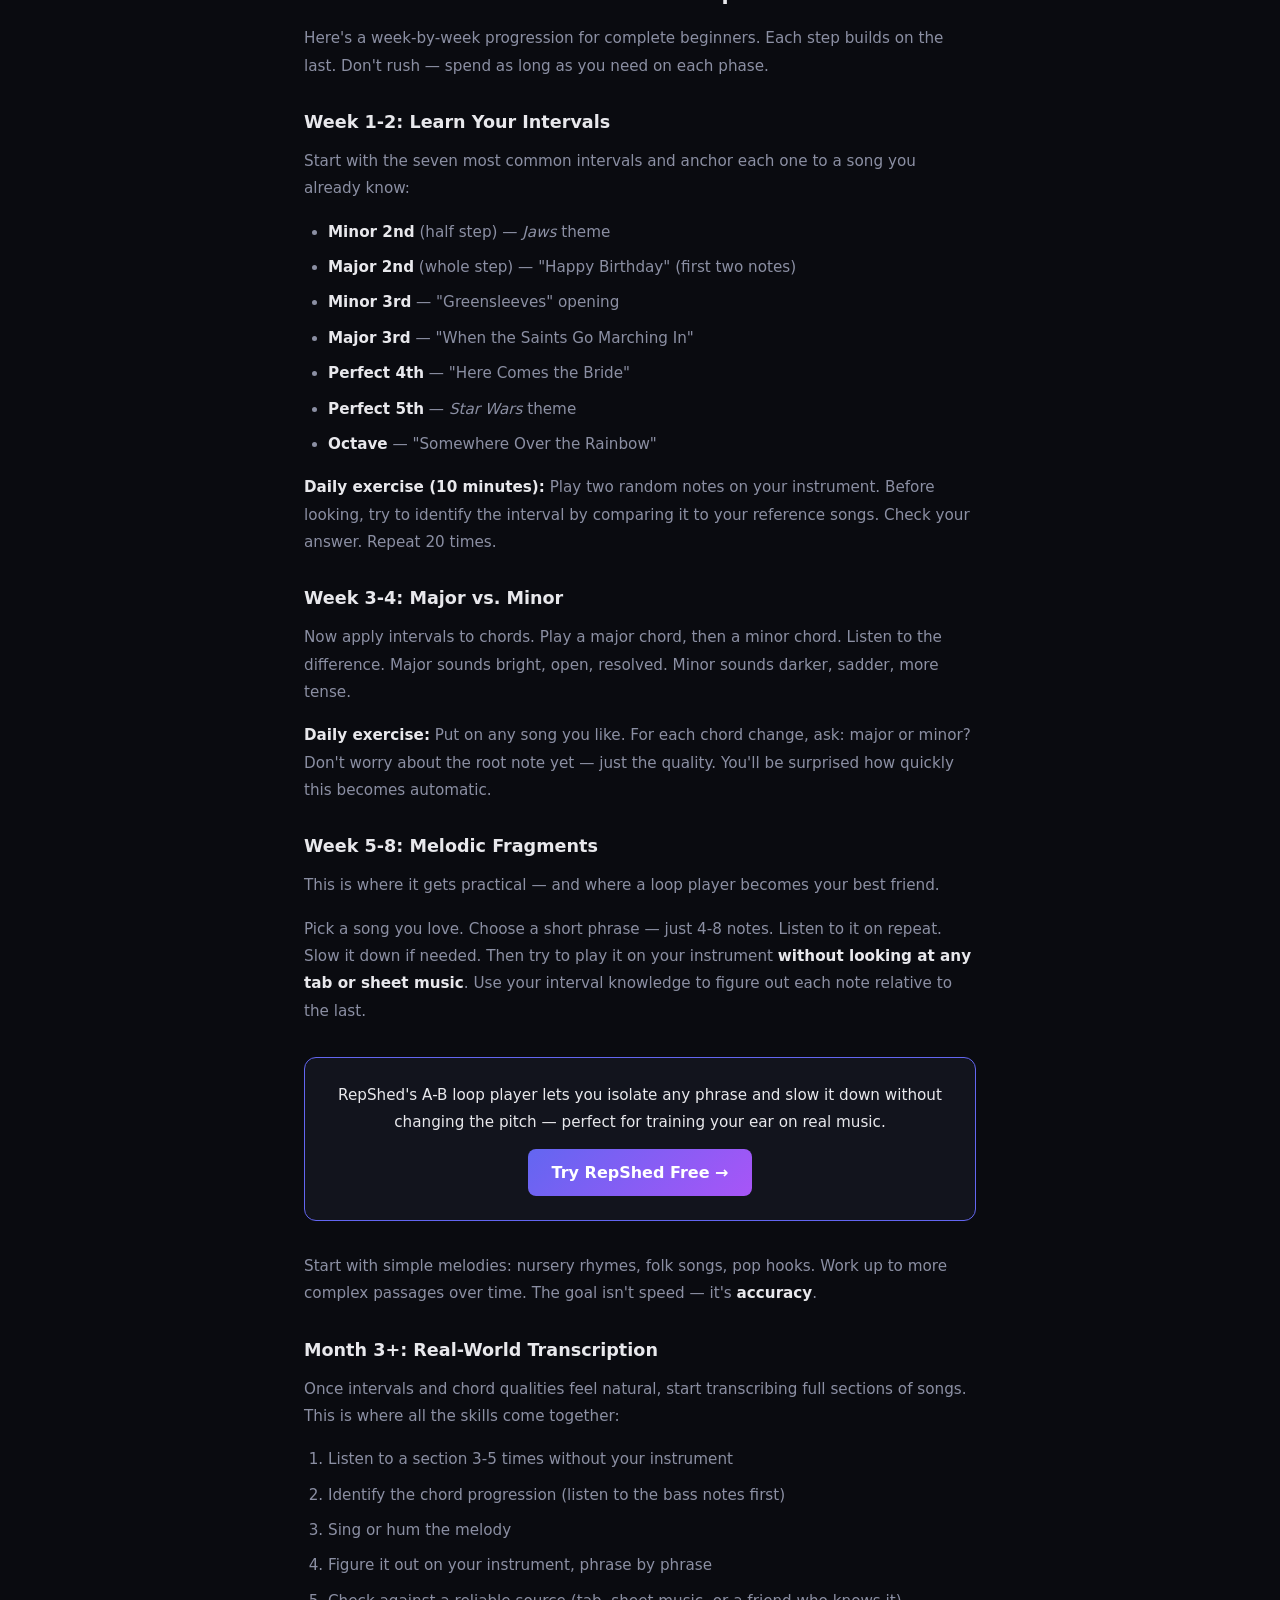
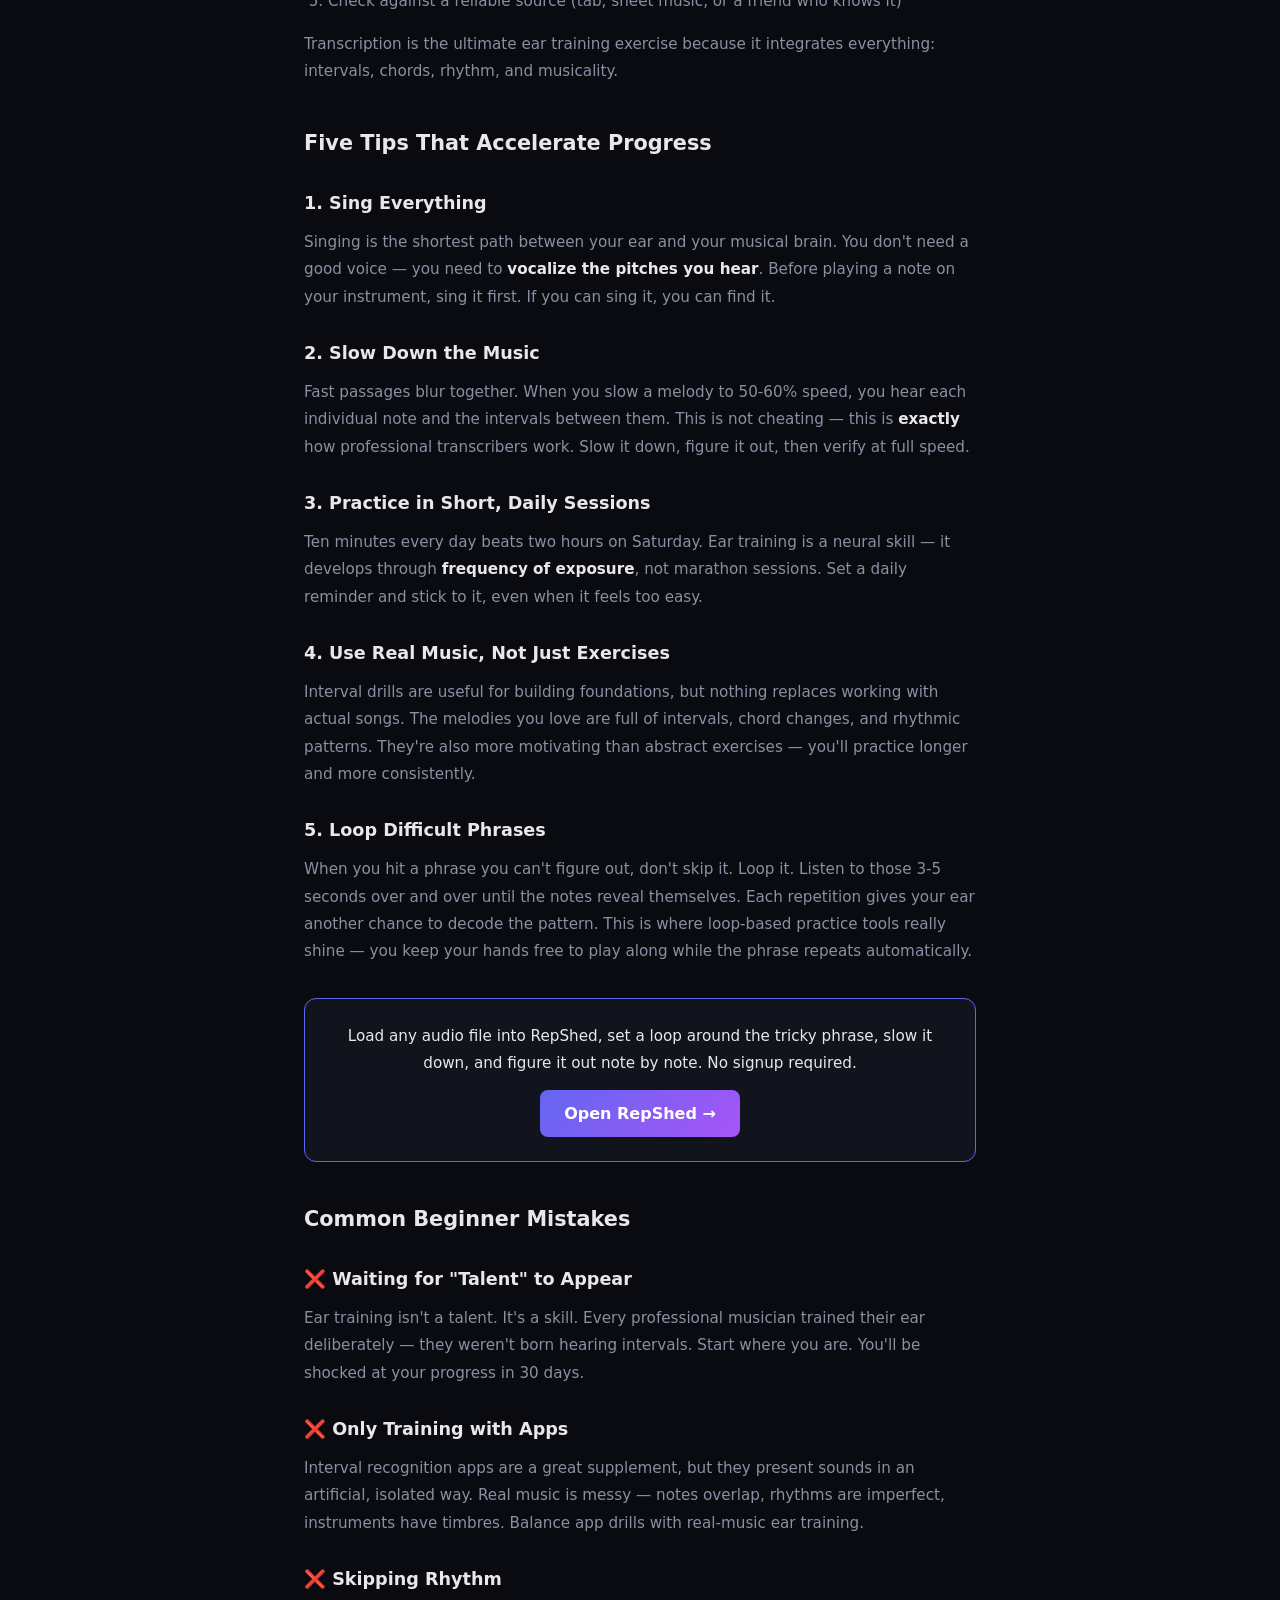
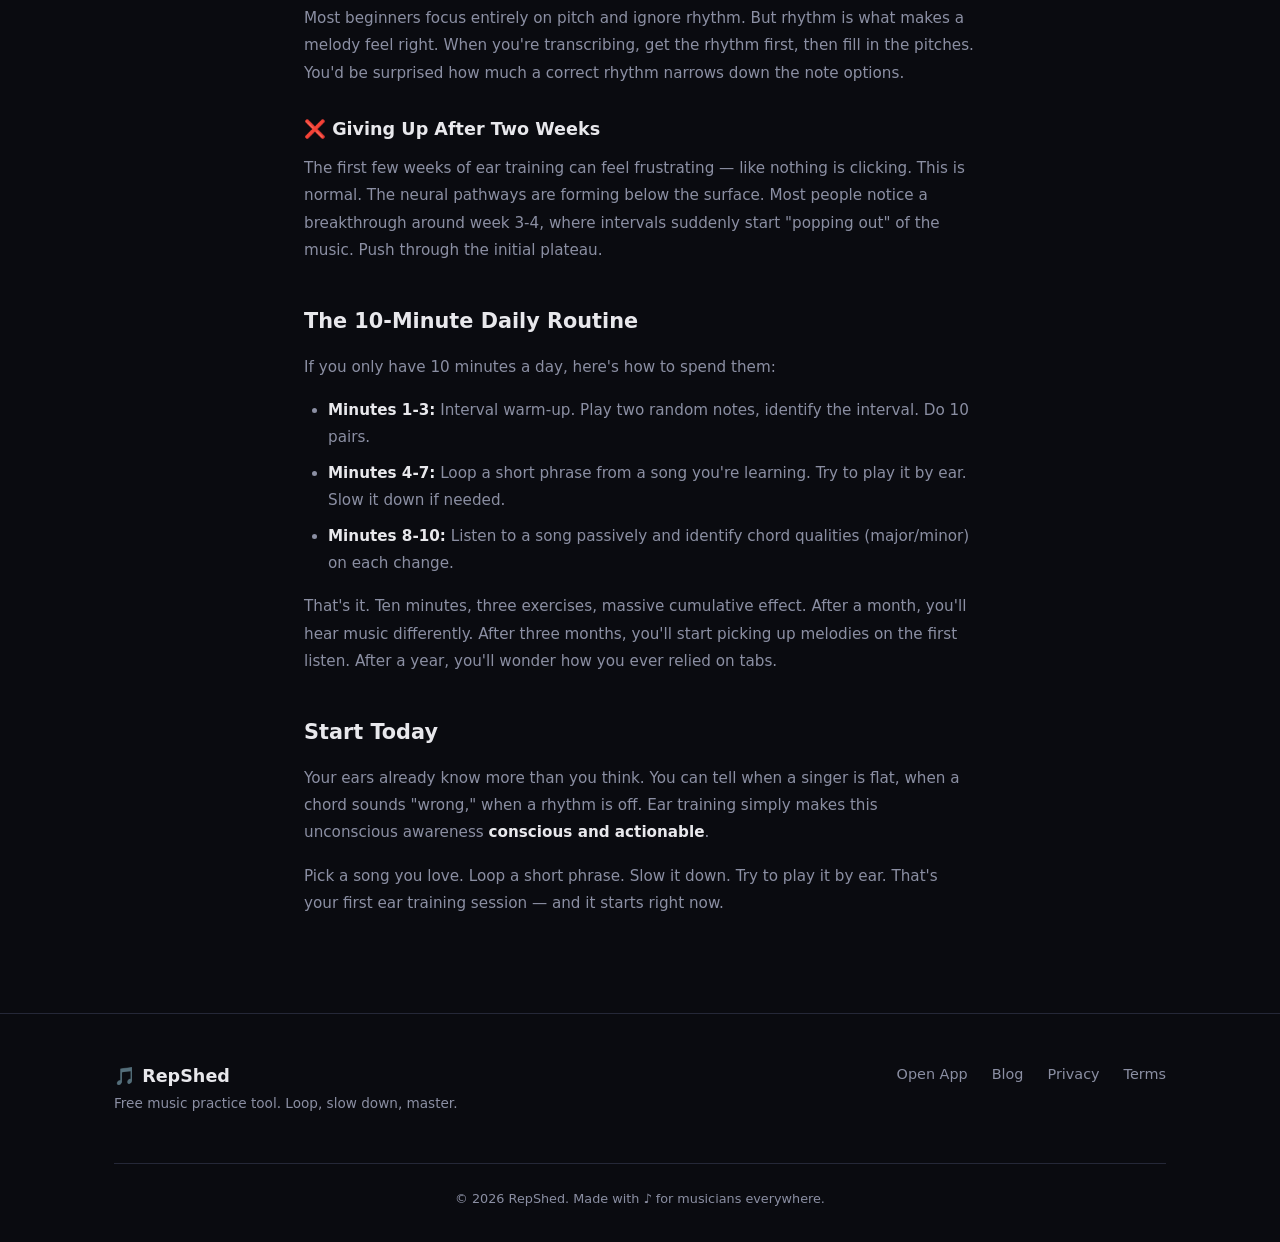
<file: blog/ear-training-for-beginners/index.html>
<!DOCTYPE html>
<html lang="en">
<head>
    <meta charset="UTF-8">
    <meta name="viewport" content="width=device-width, initial-scale=1.0">
    <title>Ear Training for Beginners — Where to Start | RepShed</title>
    <meta name="description" content="A practical guide to ear training for beginner musicians. Learn to recognize intervals, chords, and melodies by ear with simple daily exercises and free tools.">
    <meta name="keywords" content="ear training beginners, learn music by ear, interval recognition, chord ear training, transcribe music, ear training exercises, music ear training guide">
    <meta property="og:title" content="Ear Training for Beginners — Where to Start">
    <meta property="og:description" content="A practical guide to developing your musical ear. Learn intervals, chords, and melodies with simple daily exercises.">
    <meta property="og:type" content="article">
    <meta property="og:url" content="https://repshed.com/blog/ear-training-for-beginners">
    <link rel="canonical" href="https://repshed.com/blog/ear-training-for-beginners">
    <link rel="stylesheet" href="../../css/landing.css">
    <link rel="stylesheet" href="../../css/blog.css">

    <script type="application/ld+json">
    {
        "@context": "https://schema.org",
        "@type": "Article",
        "headline": "Ear Training for Beginners — Where to Start",
        "description": "A practical guide to ear training for beginner musicians. Learn to recognize intervals, chords, and melodies by ear with simple daily exercises and free tools.",
        "datePublished": "2026-03-23",
        "author": { "@type": "Organization", "name": "RepShed" },
        "publisher": { "@type": "Organization", "name": "RepShed", "url": "https://repshed.com" }
    }
    </script>
</head>
<body>
    <nav class="nav">
        <div class="nav-inner">
            <a href="/" class="nav-logo">🎵 RepShed</a>
            <div class="nav-links">
                <a href="/">Home</a>
                <a href="/blog">Blog</a>
                <a href="/app" class="nav-cta">Open App →</a>
            </div>
            <button class="nav-mobile-toggle" id="nav-toggle" aria-label="Menu">☰</button>
        </div>
    </nav>

    <article class="article">
        <h1>Ear Training for Beginners — Where to Start</h1>
        <p class="article-meta">March 23, 2026 · 8 min read</p>

        <p>You hear a melody on the radio and try to play it on your guitar. You know what it <em>sounds</em> like — you can hum it perfectly — but your fingers wander aimlessly across the fretboard. Five minutes later, you give up and Google the tab.</p>

        <p>Sound familiar? The gap between what your ears hear and what your hands can reproduce is the single biggest bottleneck for most musicians. The fix isn't more theory, more tabs, or more YouTube tutorials. It's <strong>ear training</strong> — and it's simpler to start than you think.</p>

        <h2>What Is Ear Training, Really?</h2>

        <p>Ear training is the practice of <strong>connecting sounds to musical meaning</strong>. It's not about having "perfect pitch" (that's mostly genetic and largely overrated). It's about developing <strong>relative pitch</strong> — the ability to identify musical relationships: how far apart two notes are, whether a chord is major or minor, whether a rhythm is swung or straight.</p>

        <p>Think of it like learning a language. A child doesn't start by memorizing grammar rules. They listen, imitate, and gradually build an internal model of how the language works. Ear training follows the same path: listen, recognize patterns, reproduce them.</p>

        <p>The good news? Relative pitch is <strong>100% trainable</strong>. Anyone can develop it. The only requirement is consistent, focused practice.</p>

        <h2>The Four Pillars of Ear Training</h2>

        <p>Before diving into exercises, it helps to know the four core skills you're building:</p>

        <h3>1. Interval Recognition</h3>
        <p>An interval is the distance between two notes. Recognizing intervals is the foundation of everything else. If you can hear that two notes are a "perfect fifth" apart, you can find melodies, build chords, and transpose on the fly.</p>

        <h3>2. Chord Quality</h3>
        <p>Major, minor, diminished, augmented, dominant 7th — each chord type has a distinct <em>color</em>. Training your ear to hear these qualities means you can identify chord progressions in real time.</p>

        <h3>3. Melodic Dictation</h3>
        <p>Hearing a melody and being able to write it down (or play it back). This is the skill that lets you learn songs by ear instead of hunting for tabs.</p>

        <h3>4. Rhythmic Awareness</h3>
        <p>Hearing the difference between eighth notes and triplets, feeling where the downbeat is, noticing syncopation. Rhythm is half of music — don't neglect it.</p>

        <h2>Where to Start: A Practical Roadmap</h2>

        <p>Here's a week-by-week progression for complete beginners. Each step builds on the last. Don't rush — spend as long as you need on each phase.</p>

        <h3>Week 1-2: Learn Your Intervals</h3>

        <p>Start with the seven most common intervals and anchor each one to a song you already know:</p>

        <ul>
            <li><strong>Minor 2nd</strong> (half step) — <em>Jaws</em> theme</li>
            <li><strong>Major 2nd</strong> (whole step) — "Happy Birthday" (first two notes)</li>
            <li><strong>Minor 3rd</strong> — "Greensleeves" opening</li>
            <li><strong>Major 3rd</strong> — "When the Saints Go Marching In"</li>
            <li><strong>Perfect 4th</strong> — "Here Comes the Bride"</li>
            <li><strong>Perfect 5th</strong> — <em>Star Wars</em> theme</li>
            <li><strong>Octave</strong> — "Somewhere Over the Rainbow"</li>
        </ul>

        <p><strong>Daily exercise (10 minutes):</strong> Play two random notes on your instrument. Before looking, try to identify the interval by comparing it to your reference songs. Check your answer. Repeat 20 times.</p>

        <h3>Week 3-4: Major vs. Minor</h3>

        <p>Now apply intervals to chords. Play a major chord, then a minor chord. Listen to the difference. Major sounds bright, open, resolved. Minor sounds darker, sadder, more tense.</p>

        <p><strong>Daily exercise:</strong> Put on any song you like. For each chord change, ask: major or minor? Don't worry about the root note yet — just the quality. You'll be surprised how quickly this becomes automatic.</p>

        <h3>Week 5-8: Melodic Fragments</h3>

        <p>This is where it gets practical — and where a loop player becomes your best friend.</p>

        <p>Pick a song you love. Choose a short phrase — just 4-8 notes. Listen to it on repeat. Slow it down if needed. Then try to play it on your instrument <strong>without looking at any tab or sheet music</strong>. Use your interval knowledge to figure out each note relative to the last.</p>

        <div class="cta-box">
            <p>RepShed's A-B loop player lets you isolate any phrase and slow it down without changing the pitch — perfect for training your ear on real music.</p>
            <a href="/app">Try RepShed Free →</a>
        </div>

        <p>Start with simple melodies: nursery rhymes, folk songs, pop hooks. Work up to more complex passages over time. The goal isn't speed — it's <strong>accuracy</strong>.</p>

        <h3>Month 3+: Real-World Transcription</h3>

        <p>Once intervals and chord qualities feel natural, start transcribing full sections of songs. This is where all the skills come together:</p>

        <ol>
            <li>Listen to a section 3-5 times without your instrument</li>
            <li>Identify the chord progression (listen to the bass notes first)</li>
            <li>Sing or hum the melody</li>
            <li>Figure it out on your instrument, phrase by phrase</li>
            <li>Check against a reliable source (tab, sheet music, or a friend who knows it)</li>
        </ol>

        <p>Transcription is the ultimate ear training exercise because it integrates everything: intervals, chords, rhythm, and musicality.</p>

        <h2>Five Tips That Accelerate Progress</h2>

        <h3>1. Sing Everything</h3>
        <p>Singing is the shortest path between your ear and your musical brain. You don't need a good voice — you need to <strong>vocalize the pitches you hear</strong>. Before playing a note on your instrument, sing it first. If you can sing it, you can find it.</p>

        <h3>2. Slow Down the Music</h3>
        <p>Fast passages blur together. When you slow a melody to 50-60% speed, you hear each individual note and the intervals between them. This is not cheating — this is <strong>exactly</strong> how professional transcribers work. Slow it down, figure it out, then verify at full speed.</p>

        <h3>3. Practice in Short, Daily Sessions</h3>
        <p>Ten minutes every day beats two hours on Saturday. Ear training is a neural skill — it develops through <strong>frequency of exposure</strong>, not marathon sessions. Set a daily reminder and stick to it, even when it feels too easy.</p>

        <h3>4. Use Real Music, Not Just Exercises</h3>
        <p>Interval drills are useful for building foundations, but nothing replaces working with actual songs. The melodies you love are full of intervals, chord changes, and rhythmic patterns. They're also more motivating than abstract exercises — you'll practice longer and more consistently.</p>

        <h3>5. Loop Difficult Phrases</h3>
        <p>When you hit a phrase you can't figure out, don't skip it. Loop it. Listen to those 3-5 seconds over and over until the notes reveal themselves. Each repetition gives your ear another chance to decode the pattern. This is where loop-based practice tools really shine — you keep your hands free to play along while the phrase repeats automatically.</p>

        <div class="cta-box">
            <p>Load any audio file into RepShed, set a loop around the tricky phrase, slow it down, and figure it out note by note. No signup required.</p>
            <a href="/app">Open RepShed →</a>
        </div>

        <h2>Common Beginner Mistakes</h2>

        <h3>❌ Waiting for "Talent" to Appear</h3>
        <p>Ear training isn't a talent. It's a skill. Every professional musician trained their ear deliberately — they weren't born hearing intervals. Start where you are. You'll be shocked at your progress in 30 days.</p>

        <h3>❌ Only Training with Apps</h3>
        <p>Interval recognition apps are a great supplement, but they present sounds in an artificial, isolated way. Real music is messy — notes overlap, rhythms are imperfect, instruments have timbres. Balance app drills with real-music ear training.</p>

        <h3>❌ Skipping Rhythm</h3>
        <p>Most beginners focus entirely on pitch and ignore rhythm. But rhythm is what makes a melody feel right. When you're transcribing, get the rhythm first, then fill in the pitches. You'd be surprised how much a correct rhythm narrows down the note options.</p>

        <h3>❌ Giving Up After Two Weeks</h3>
        <p>The first few weeks of ear training can feel frustrating — like nothing is clicking. This is normal. The neural pathways are forming below the surface. Most people notice a breakthrough around week 3-4, where intervals suddenly start "popping out" of the music. Push through the initial plateau.</p>

        <h2>The 10-Minute Daily Routine</h2>

        <p>If you only have 10 minutes a day, here's how to spend them:</p>

        <ul>
            <li><strong>Minutes 1-3:</strong> Interval warm-up. Play two random notes, identify the interval. Do 10 pairs.</li>
            <li><strong>Minutes 4-7:</strong> Loop a short phrase from a song you're learning. Try to play it by ear. Slow it down if needed.</li>
            <li><strong>Minutes 8-10:</strong> Listen to a song passively and identify chord qualities (major/minor) on each change.</li>
        </ul>

        <p>That's it. Ten minutes, three exercises, massive cumulative effect. After a month, you'll hear music differently. After three months, you'll start picking up melodies on the first listen. After a year, you'll wonder how you ever relied on tabs.</p>

        <h2>Start Today</h2>

        <p>Your ears already know more than you think. You can tell when a singer is flat, when a chord sounds "wrong," when a rhythm is off. Ear training simply makes this unconscious awareness <strong>conscious and actionable</strong>.</p>

        <p>Pick a song you love. Loop a short phrase. Slow it down. Try to play it by ear. That's your first ear training session — and it starts right now.</p>
    </article>

    <footer class="footer">
        <div class="footer-inner">
            <div class="footer-brand">
                <span class="footer-logo">🎵 RepShed</span>
                <p>Free music practice tool. Loop, slow down, master.</p>
            </div>
            <div class="footer-links">
                <a href="/app">Open App</a>
                <a href="/blog">Blog</a>
                <a href="/privacy">Privacy</a>
                <a href="/terms">Terms</a>
            </div>
            <div class="footer-copy">
                <p>© 2026 RepShed. Made with ♪ for musicians everywhere.</p>
            </div>
        </div>
    </footer>

    <script>
        const toggle = document.getElementById('nav-toggle');
        const links = document.querySelector('.nav-links');
        toggle.addEventListener('click', () => links.classList.toggle('open'));
    </script>
</body>
</html>
</file>
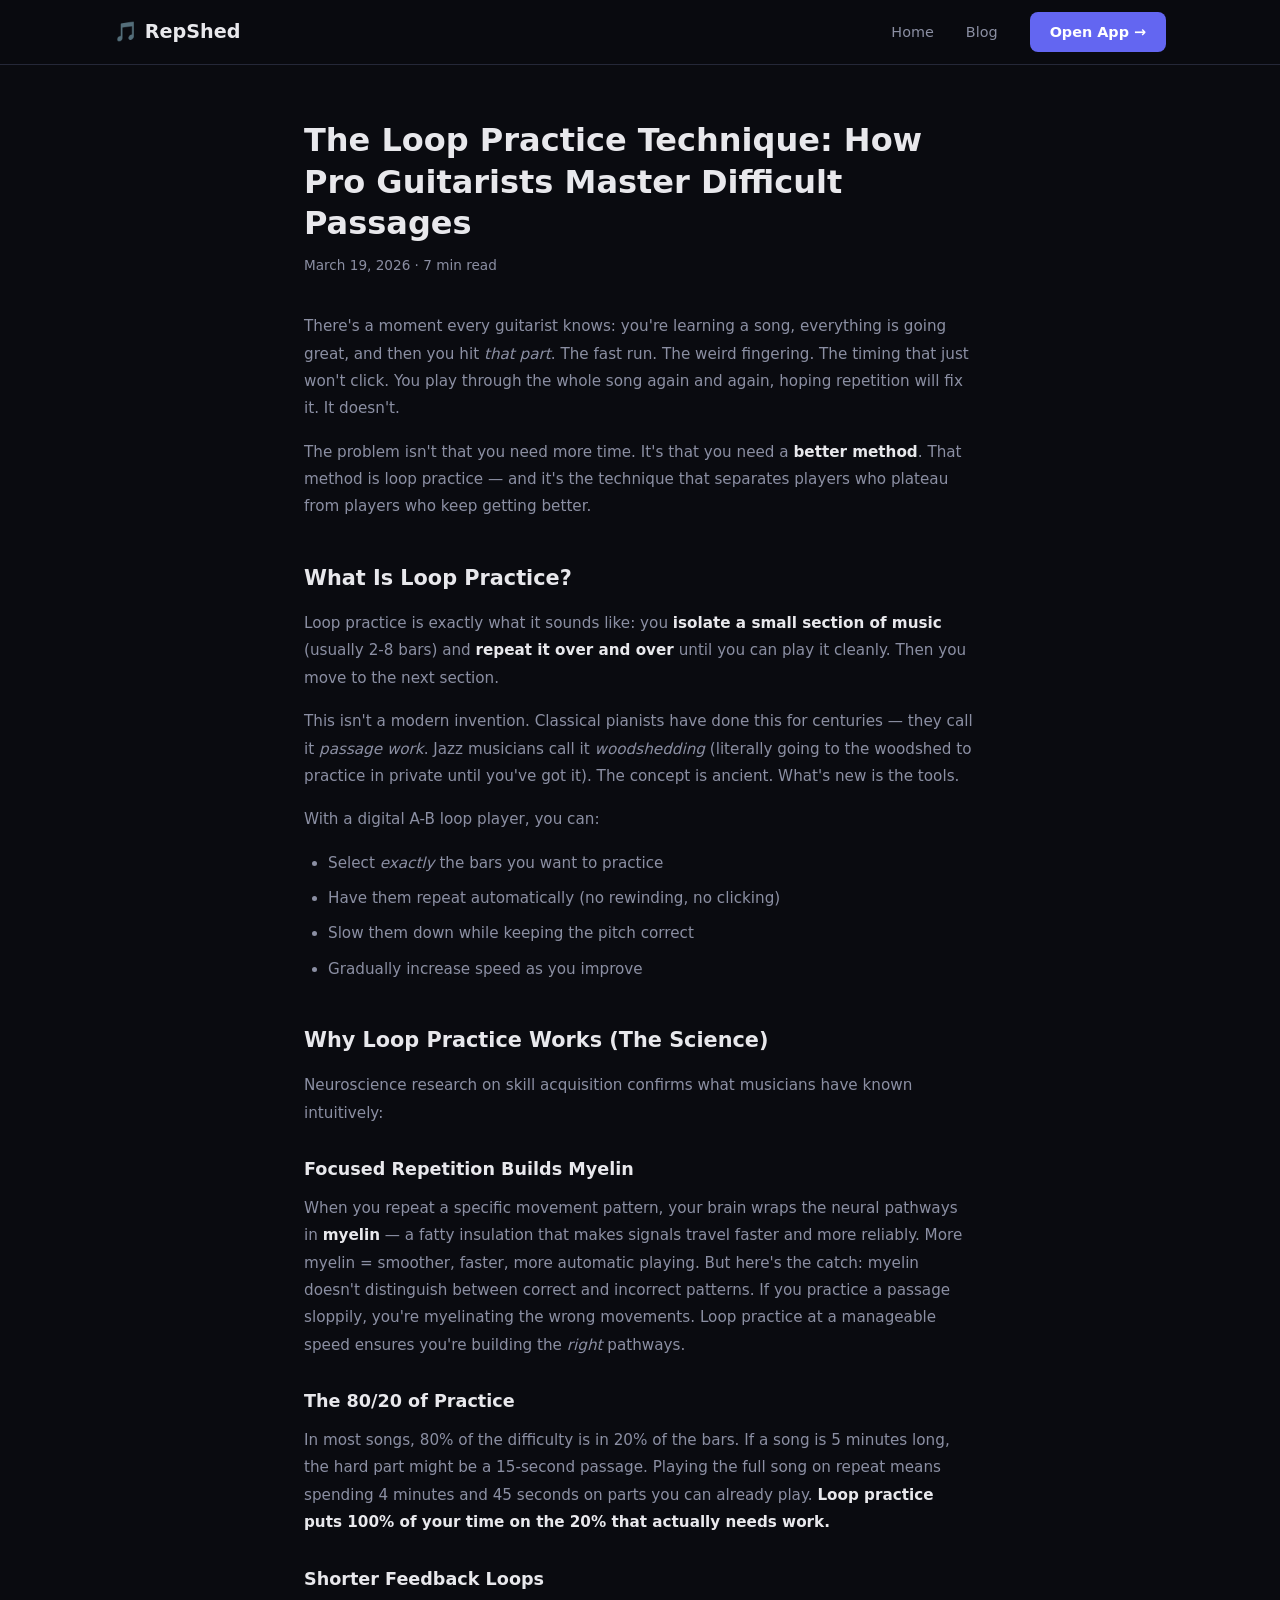
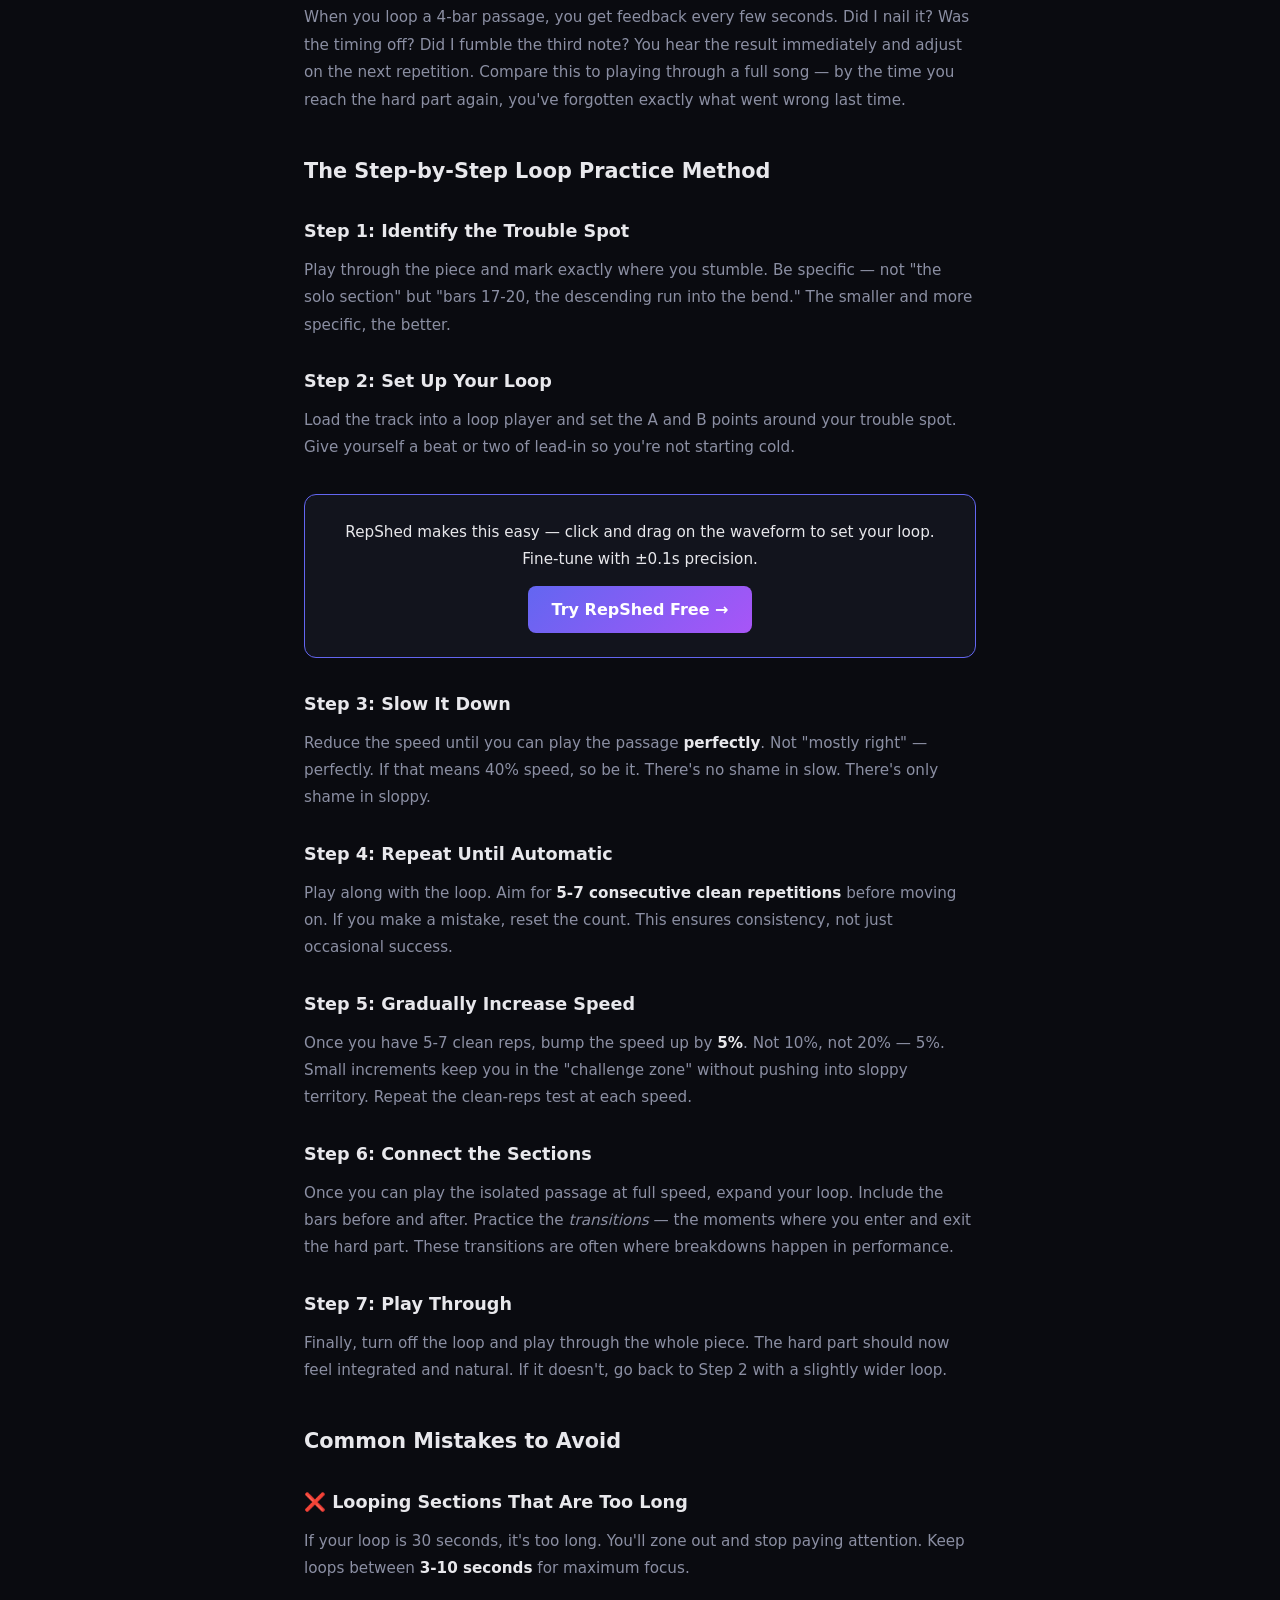
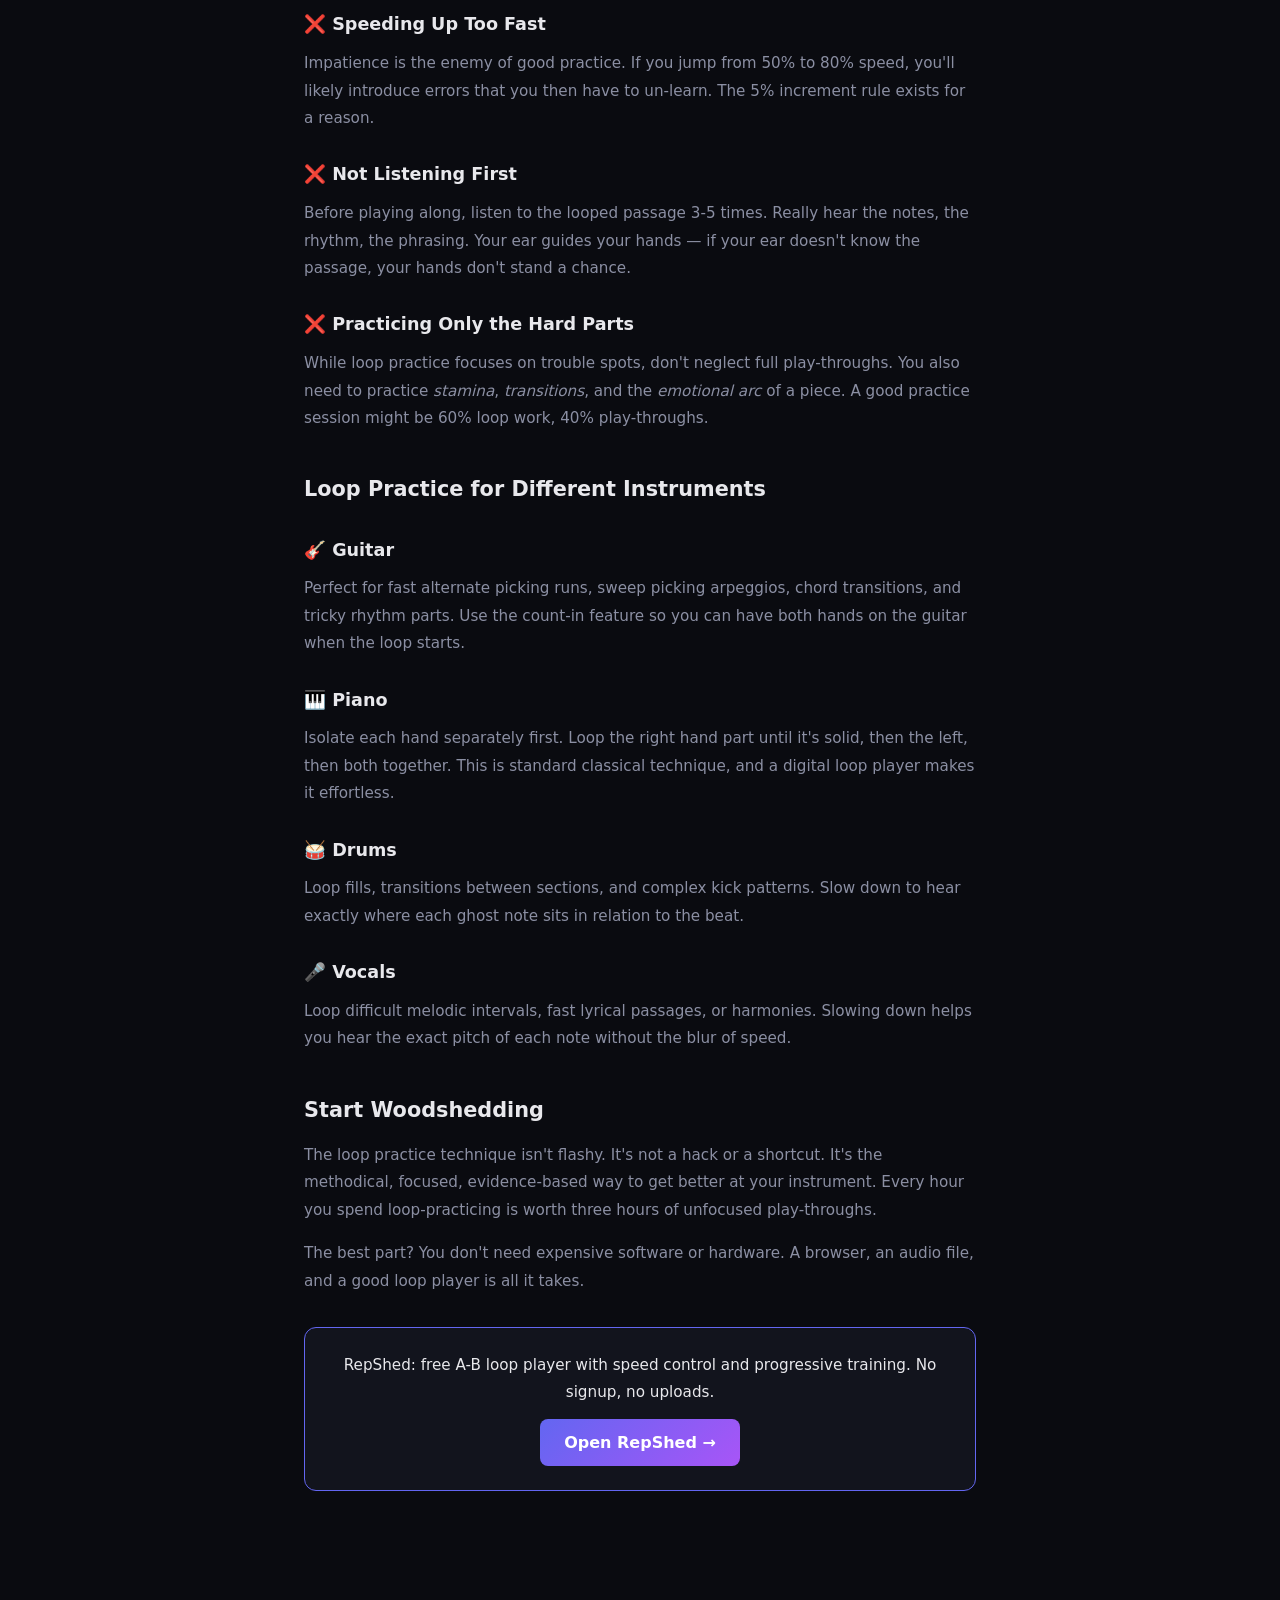
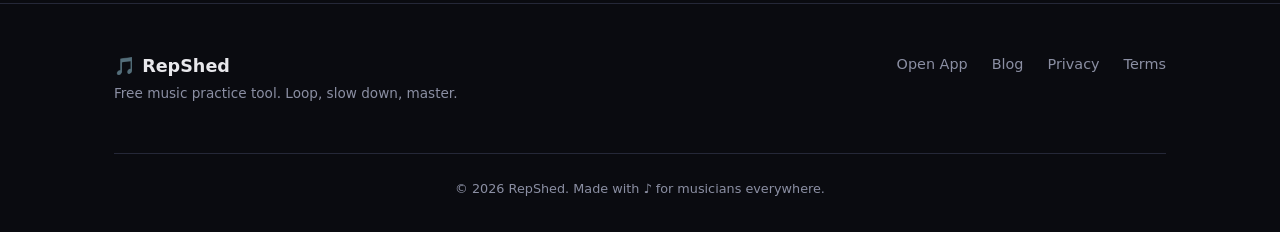
<file: blog/guitar-practice-loop-technique/index.html>
<!DOCTYPE html>
<html lang="en">
<head>
    <meta charset="UTF-8">
    <meta name="viewport" content="width=device-width, initial-scale=1.0">
    <title>Loop Practice Technique for Guitar — Master Any Solo | RepShed</title>
    <meta name="description" content="Learn the loop practice technique used by professional guitarists to master difficult solos, riffs, and passages. Step-by-step method with free tools.">
    <meta name="keywords" content="guitar practice technique, loop practice, AB loop guitar, learn guitar solos, guitar practice method, music loop practice">
    <meta property="og:title" content="The Loop Practice Technique: How Pro Guitarists Master Difficult Passages">
    <meta property="og:description" content="Why looping is the most efficient way to learn solos, riffs, and complex passages.">
    <meta property="og:type" content="article">
    <meta property="og:url" content="https://repshed.com/blog/guitar-practice-loop-technique">
    <link rel="canonical" href="https://repshed.com/blog/guitar-practice-loop-technique">
    <link rel="stylesheet" href="../../css/landing.css">
    <link rel="stylesheet" href="../../css/blog.css">

    <script type="application/ld+json">
    {
        "@context": "https://schema.org",
        "@type": "Article",
        "headline": "The Loop Practice Technique: How Pro Guitarists Master Difficult Passages",
        "description": "Why looping is the most efficient way to learn solos, riffs, and complex passages.",
        "datePublished": "2026-03-19",
        "author": { "@type": "Organization", "name": "RepShed" },
        "publisher": { "@type": "Organization", "name": "RepShed", "url": "https://repshed.com" }
    }
    </script>
</head>
<body>
    <nav class="nav">
        <div class="nav-inner">
            <a href="/" class="nav-logo">🎵 RepShed</a>
            <div class="nav-links">
                <a href="/">Home</a>
                <a href="/blog">Blog</a>
                <a href="/app" class="nav-cta">Open App →</a>
            </div>
            <button class="nav-mobile-toggle" id="nav-toggle" aria-label="Menu">☰</button>
        </div>
    </nav>

    <article class="article">
        <h1>The Loop Practice Technique: How Pro Guitarists Master Difficult Passages</h1>
        <p class="article-meta">March 19, 2026 · 7 min read</p>

        <p>There's a moment every guitarist knows: you're learning a song, everything is going great, and then you hit <em>that part</em>. The fast run. The weird fingering. The timing that just won't click. You play through the whole song again and again, hoping repetition will fix it. It doesn't.</p>

        <p>The problem isn't that you need more time. It's that you need a <strong>better method</strong>. That method is loop practice — and it's the technique that separates players who plateau from players who keep getting better.</p>

        <h2>What Is Loop Practice?</h2>

        <p>Loop practice is exactly what it sounds like: you <strong>isolate a small section of music</strong> (usually 2-8 bars) and <strong>repeat it over and over</strong> until you can play it cleanly. Then you move to the next section.</p>

        <p>This isn't a modern invention. Classical pianists have done this for centuries — they call it <em>passage work</em>. Jazz musicians call it <em>woodshedding</em> (literally going to the woodshed to practice in private until you've got it). The concept is ancient. What's new is the tools.</p>

        <p>With a digital A-B loop player, you can:</p>
        <ul>
            <li>Select <em>exactly</em> the bars you want to practice</li>
            <li>Have them repeat automatically (no rewinding, no clicking)</li>
            <li>Slow them down while keeping the pitch correct</li>
            <li>Gradually increase speed as you improve</li>
        </ul>

        <h2>Why Loop Practice Works (The Science)</h2>

        <p>Neuroscience research on skill acquisition confirms what musicians have known intuitively:</p>

        <h3>Focused Repetition Builds Myelin</h3>
        <p>When you repeat a specific movement pattern, your brain wraps the neural pathways in <strong>myelin</strong> — a fatty insulation that makes signals travel faster and more reliably. More myelin = smoother, faster, more automatic playing. But here's the catch: myelin doesn't distinguish between correct and incorrect patterns. If you practice a passage sloppily, you're myelinating the wrong movements. Loop practice at a manageable speed ensures you're building the <em>right</em> pathways.</p>

        <h3>The 80/20 of Practice</h3>
        <p>In most songs, 80% of the difficulty is in 20% of the bars. If a song is 5 minutes long, the hard part might be a 15-second passage. Playing the full song on repeat means spending 4 minutes and 45 seconds on parts you can already play. <strong>Loop practice puts 100% of your time on the 20% that actually needs work.</strong></p>

        <h3>Shorter Feedback Loops</h3>
        <p>When you loop a 4-bar passage, you get feedback every few seconds. Did I nail it? Was the timing off? Did I fumble the third note? You hear the result immediately and adjust on the next repetition. Compare this to playing through a full song — by the time you reach the hard part again, you've forgotten exactly what went wrong last time.</p>

        <h2>The Step-by-Step Loop Practice Method</h2>

        <h3>Step 1: Identify the Trouble Spot</h3>
        <p>Play through the piece and mark exactly where you stumble. Be specific — not "the solo section" but "bars 17-20, the descending run into the bend." The smaller and more specific, the better.</p>

        <h3>Step 2: Set Up Your Loop</h3>
        <p>Load the track into a loop player and set the A and B points around your trouble spot. Give yourself a beat or two of lead-in so you're not starting cold.</p>

        <div class="cta-box">
            <p>RepShed makes this easy — click and drag on the waveform to set your loop. Fine-tune with ±0.1s precision.</p>
            <a href="/app">Try RepShed Free →</a>
        </div>

        <h3>Step 3: Slow It Down</h3>
        <p>Reduce the speed until you can play the passage <strong>perfectly</strong>. Not "mostly right" — perfectly. If that means 40% speed, so be it. There's no shame in slow. There's only shame in sloppy.</p>

        <h3>Step 4: Repeat Until Automatic</h3>
        <p>Play along with the loop. Aim for <strong>5-7 consecutive clean repetitions</strong> before moving on. If you make a mistake, reset the count. This ensures consistency, not just occasional success.</p>

        <h3>Step 5: Gradually Increase Speed</h3>
        <p>Once you have 5-7 clean reps, bump the speed up by <strong>5%</strong>. Not 10%, not 20% — 5%. Small increments keep you in the "challenge zone" without pushing into sloppy territory. Repeat the clean-reps test at each speed.</p>

        <h3>Step 6: Connect the Sections</h3>
        <p>Once you can play the isolated passage at full speed, expand your loop. Include the bars before and after. Practice the <em>transitions</em> — the moments where you enter and exit the hard part. These transitions are often where breakdowns happen in performance.</p>

        <h3>Step 7: Play Through</h3>
        <p>Finally, turn off the loop and play through the whole piece. The hard part should now feel integrated and natural. If it doesn't, go back to Step 2 with a slightly wider loop.</p>

        <h2>Common Mistakes to Avoid</h2>

        <h3>❌ Looping Sections That Are Too Long</h3>
        <p>If your loop is 30 seconds, it's too long. You'll zone out and stop paying attention. Keep loops between <strong>3-10 seconds</strong> for maximum focus.</p>

        <h3>❌ Speeding Up Too Fast</h3>
        <p>Impatience is the enemy of good practice. If you jump from 50% to 80% speed, you'll likely introduce errors that you then have to un-learn. The 5% increment rule exists for a reason.</p>

        <h3>❌ Not Listening First</h3>
        <p>Before playing along, listen to the looped passage 3-5 times. Really hear the notes, the rhythm, the phrasing. Your ear guides your hands — if your ear doesn't know the passage, your hands don't stand a chance.</p>

        <h3>❌ Practicing Only the Hard Parts</h3>
        <p>While loop practice focuses on trouble spots, don't neglect full play-throughs. You also need to practice <em>stamina</em>, <em>transitions</em>, and the <em>emotional arc</em> of a piece. A good practice session might be 60% loop work, 40% play-throughs.</p>

        <h2>Loop Practice for Different Instruments</h2>

        <h3>🎸 Guitar</h3>
        <p>Perfect for fast alternate picking runs, sweep picking arpeggios, chord transitions, and tricky rhythm parts. Use the count-in feature so you can have both hands on the guitar when the loop starts.</p>

        <h3>🎹 Piano</h3>
        <p>Isolate each hand separately first. Loop the right hand part until it's solid, then the left, then both together. This is standard classical technique, and a digital loop player makes it effortless.</p>

        <h3>🥁 Drums</h3>
        <p>Loop fills, transitions between sections, and complex kick patterns. Slow down to hear exactly where each ghost note sits in relation to the beat.</p>

        <h3>🎤 Vocals</h3>
        <p>Loop difficult melodic intervals, fast lyrical passages, or harmonies. Slowing down helps you hear the exact pitch of each note without the blur of speed.</p>

        <h2>Start Woodshedding</h2>

        <p>The loop practice technique isn't flashy. It's not a hack or a shortcut. It's the methodical, focused, evidence-based way to get better at your instrument. Every hour you spend loop-practicing is worth three hours of unfocused play-throughs.</p>

        <p>The best part? You don't need expensive software or hardware. A browser, an audio file, and a good loop player is all it takes.</p>

        <div class="cta-box">
            <p>RepShed: free A-B loop player with speed control and progressive training. No signup, no uploads.</p>
            <a href="/app">Open RepShed →</a>
        </div>
    </article>

    <footer class="footer">
        <div class="footer-inner">
            <div class="footer-brand">
                <span class="footer-logo">🎵 RepShed</span>
                <p>Free music practice tool. Loop, slow down, master.</p>
            </div>
            <div class="footer-links">
                <a href="/app">Open App</a>
                <a href="/blog">Blog</a>
                <a href="/privacy">Privacy</a>
                <a href="/terms">Terms</a>
            </div>
            <div class="footer-copy">
                <p>© 2026 RepShed. Made with ♪ for musicians everywhere.</p>
            </div>
        </div>
    </footer>

    <script>
        const toggle = document.getElementById('nav-toggle');
        const links = document.querySelector('.nav-links');
        toggle.addEventListener('click', () => links.classList.toggle('open'));
    </script>
</body>
</html>
</file>
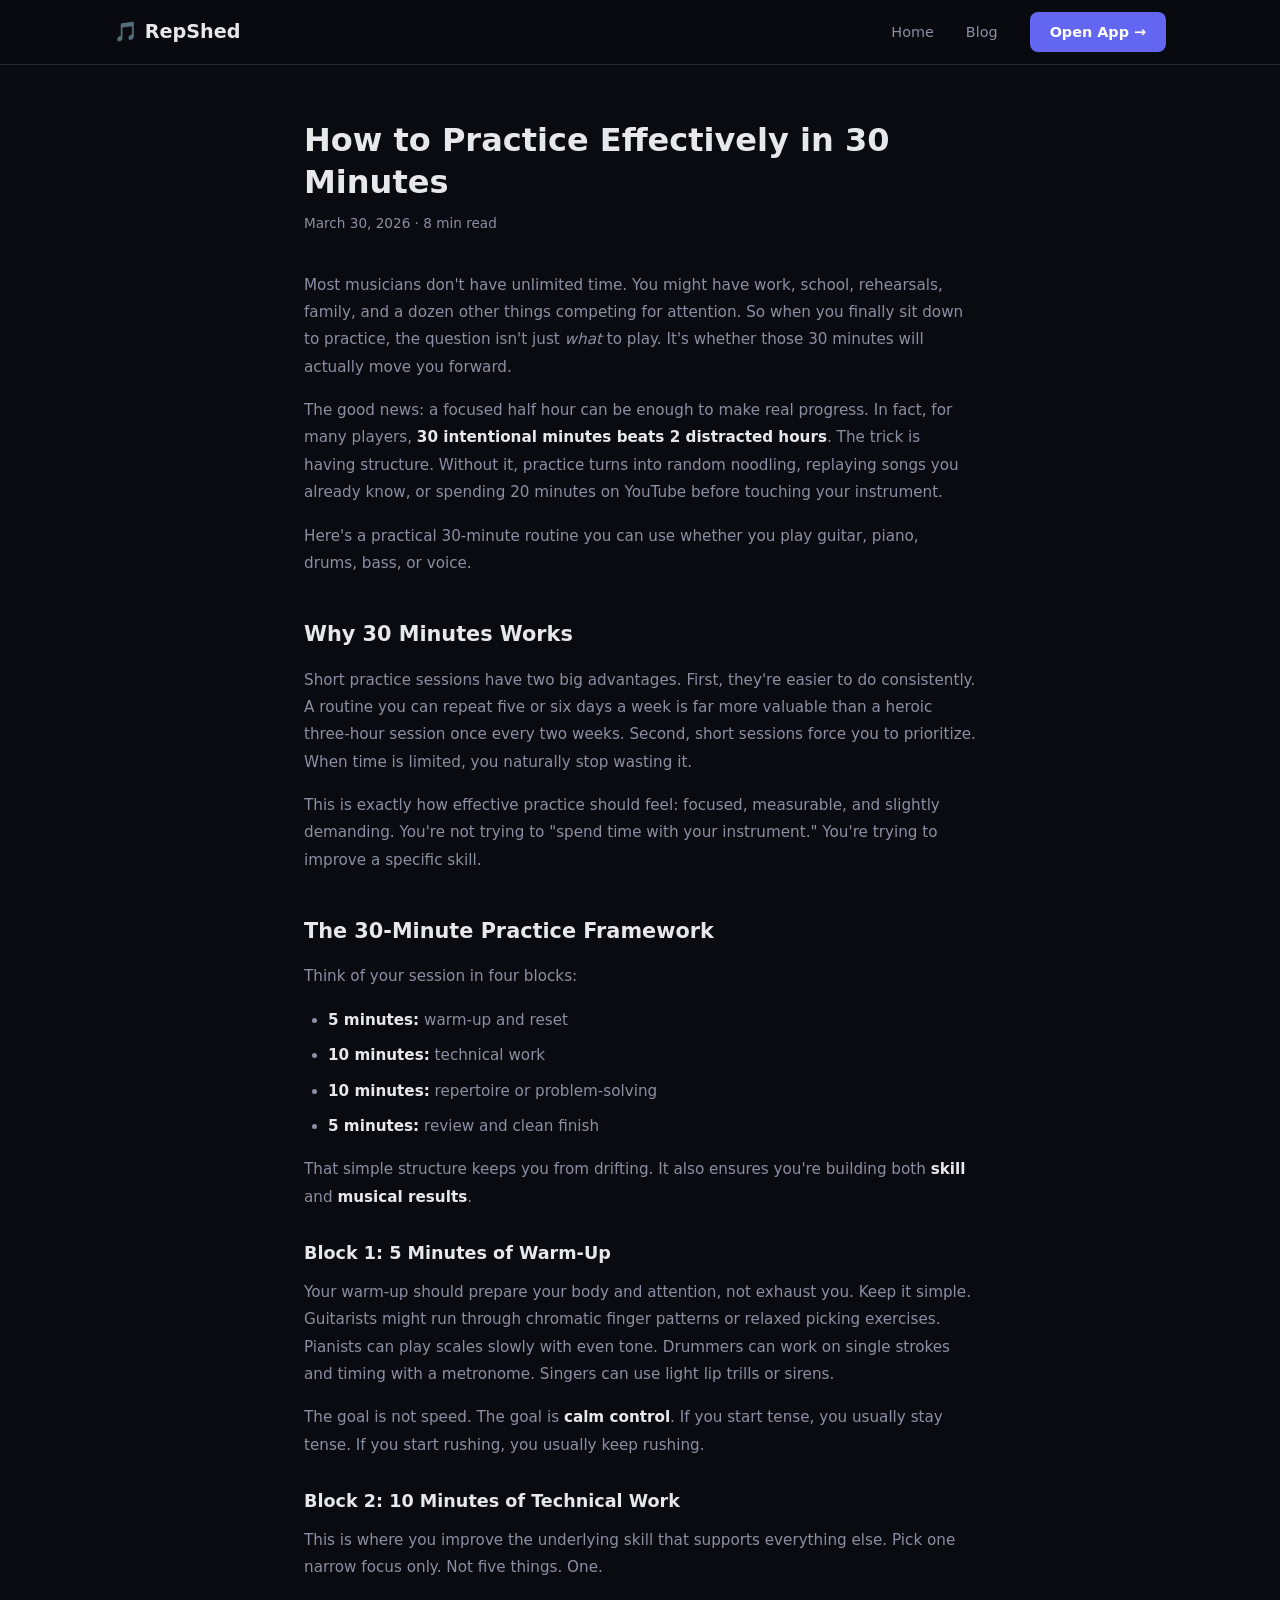
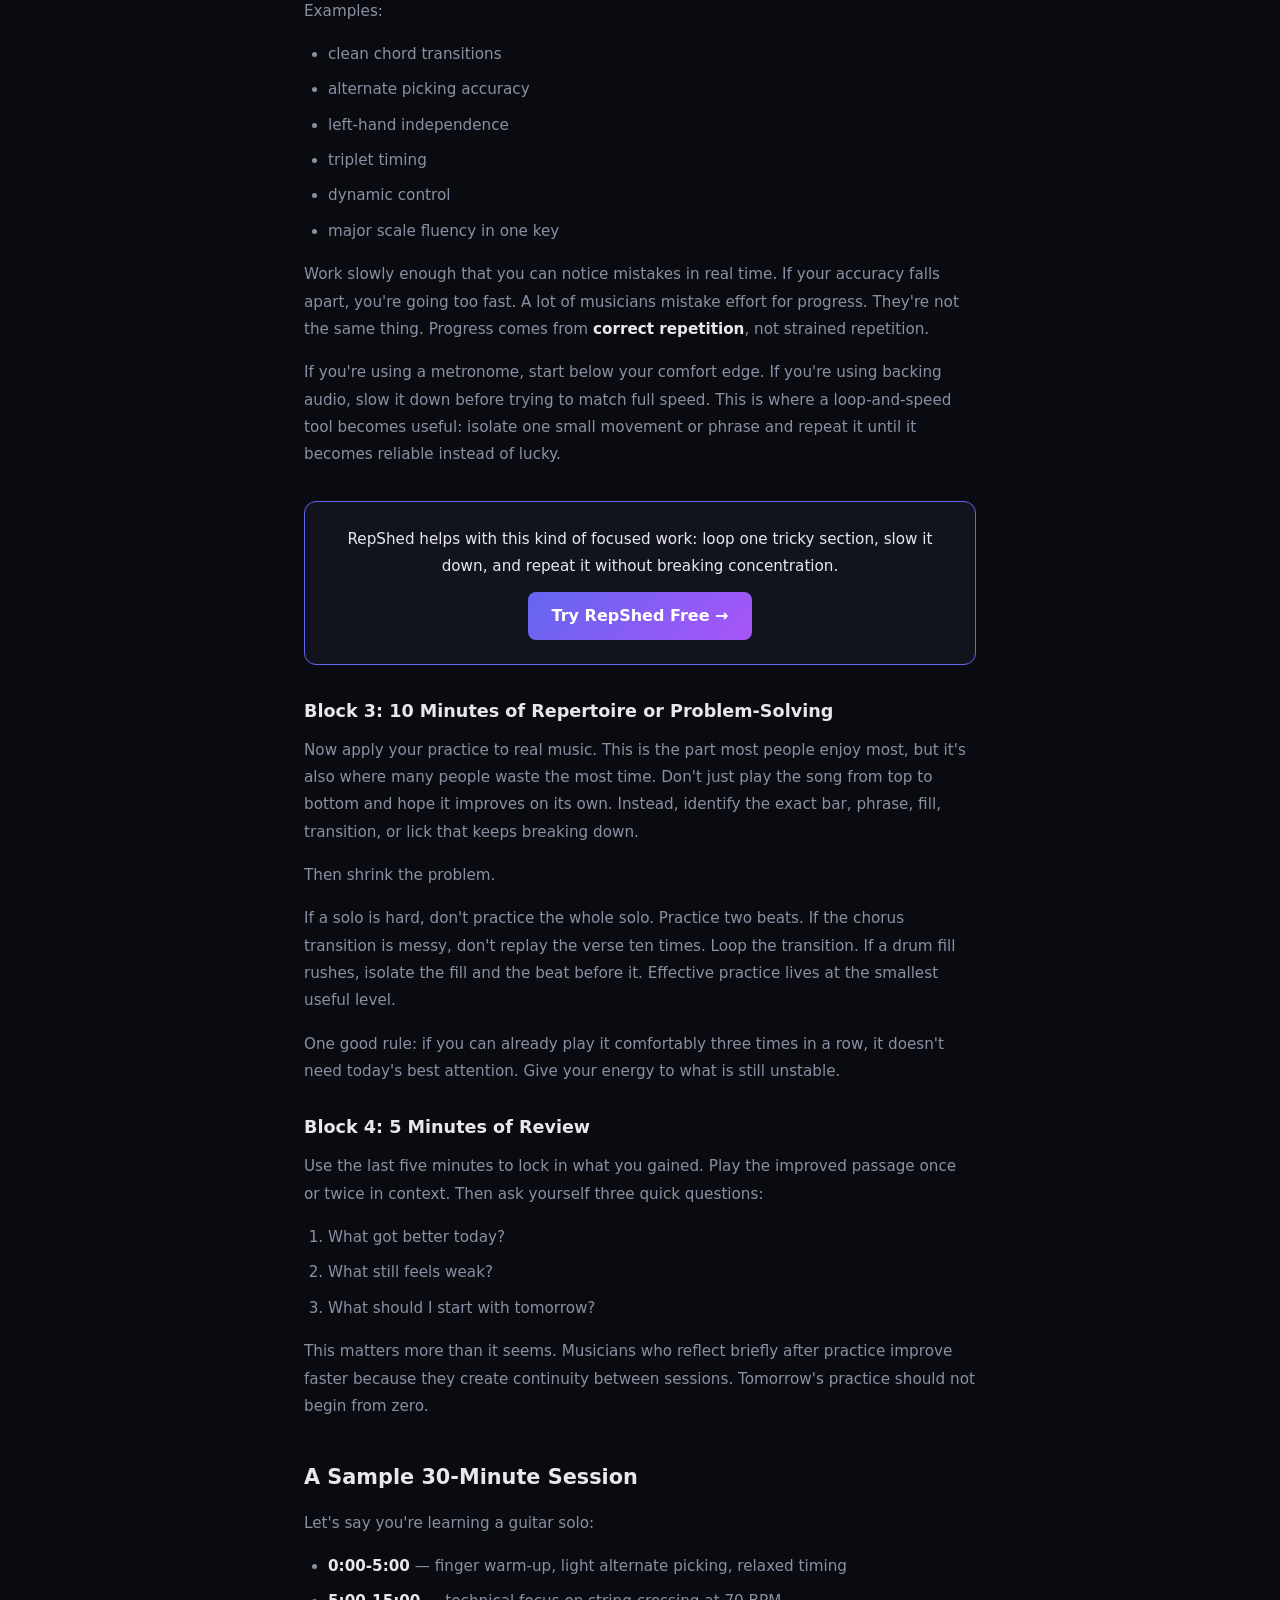
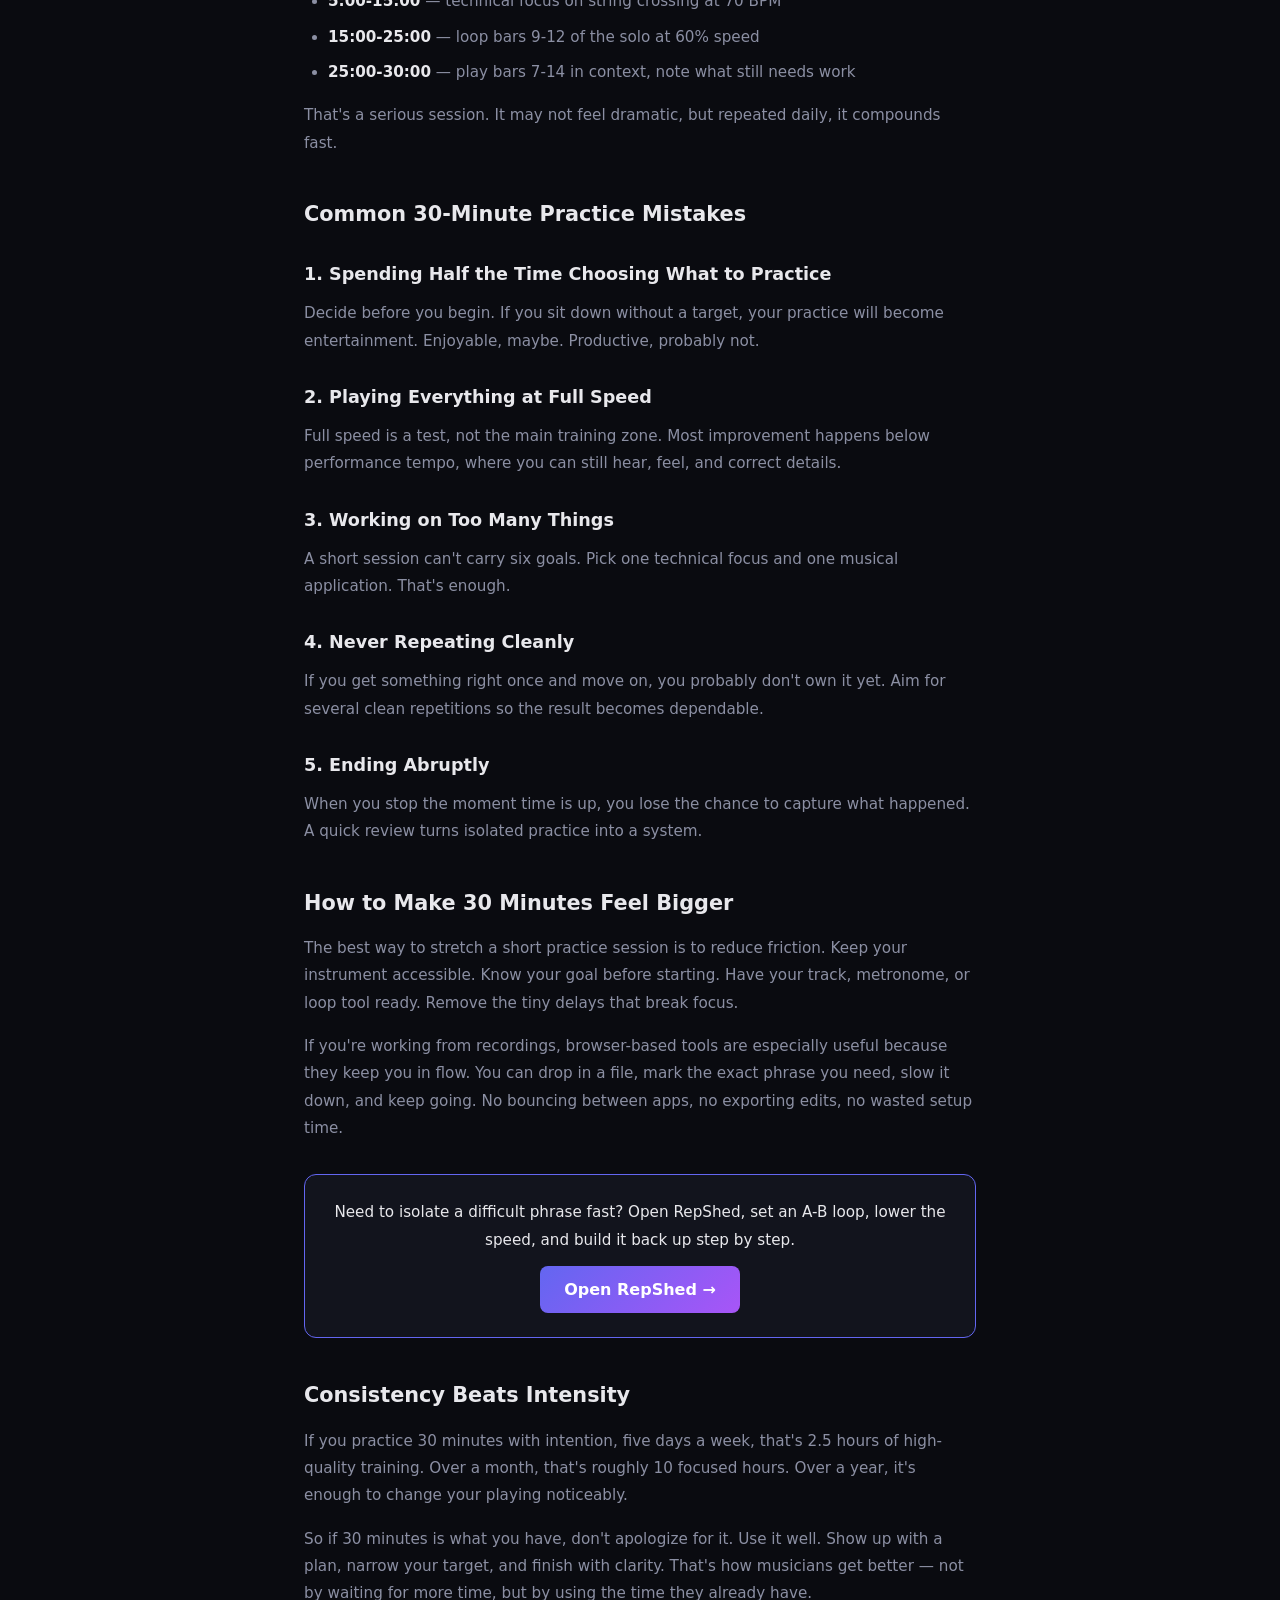
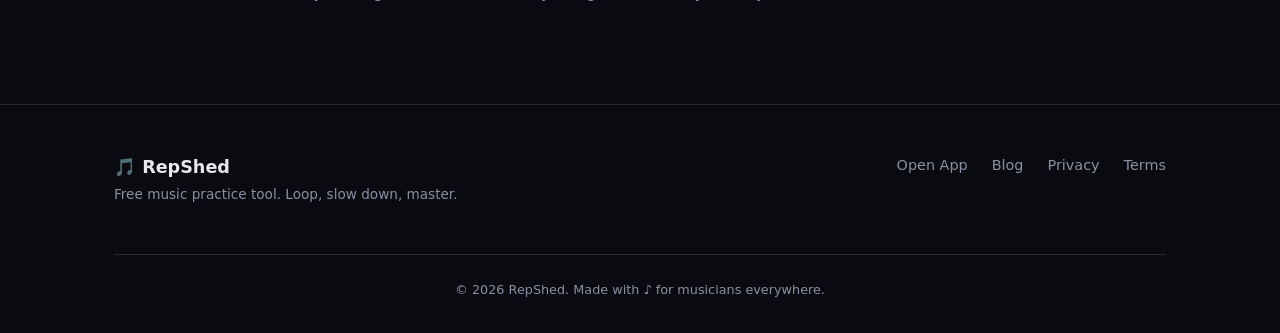
<file: blog/how-to-practice-effectively-in-30-minutes/index.html>
<!DOCTYPE html>
<html lang="en">
<head>
    <meta charset="UTF-8">
    <meta name="viewport" content="width=device-width, initial-scale=1.0">
    <title>How to Practice Effectively in 30 Minutes | RepShed</title>
    <meta name="description" content="Learn how to structure a focused 30-minute music practice session that actually leads to progress. A practical routine for guitarists, pianists, drummers, and all musicians.">
    <meta name="keywords" content="30 minute practice routine, effective music practice, how to practice music, focused practice routine, guitar practice plan, piano practice routine, deliberate practice music">
    <meta property="og:title" content="How to Practice Effectively in 30 Minutes">
    <meta property="og:description" content="A practical 30-minute practice routine for musicians who want real progress without wasting time.">
    <meta property="og:type" content="article">
    <meta property="og:url" content="https://repshed.com/blog/how-to-practice-effectively-in-30-minutes">
    <link rel="canonical" href="https://repshed.com/blog/how-to-practice-effectively-in-30-minutes">
    <link rel="stylesheet" href="../../css/landing.css">
    <link rel="stylesheet" href="../../css/blog.css">

    <script type="application/ld+json">
    {
        "@context": "https://schema.org",
        "@type": "Article",
        "headline": "How to Practice Effectively in 30 Minutes",
        "description": "Learn how to structure a focused 30-minute music practice session that actually leads to progress.",
        "datePublished": "2026-03-30",
        "dateModified": "2026-03-30",
        "author": { "@type": "Organization", "name": "RepShed" },
        "publisher": { "@type": "Organization", "name": "RepShed", "url": "https://repshed.com" },
        "mainEntityOfPage": "https://repshed.com/blog/how-to-practice-effectively-in-30-minutes"
    }
    </script>
</head>
<body>
    <nav class="nav">
        <div class="nav-inner">
            <a href="/" class="nav-logo">🎵 RepShed</a>
            <div class="nav-links">
                <a href="/">Home</a>
                <a href="/blog">Blog</a>
                <a href="/app" class="nav-cta">Open App →</a>
            </div>
            <button class="nav-mobile-toggle" id="nav-toggle" aria-label="Menu">☰</button>
        </div>
    </nav>

    <article class="article">
        <h1>How to Practice Effectively in 30 Minutes</h1>
        <p class="article-meta">March 30, 2026 · 8 min read</p>

        <p>Most musicians don't have unlimited time. You might have work, school, rehearsals, family, and a dozen other things competing for attention. So when you finally sit down to practice, the question isn't just <em>what</em> to play. It's whether those 30 minutes will actually move you forward.</p>

        <p>The good news: a focused half hour can be enough to make real progress. In fact, for many players, <strong>30 intentional minutes beats 2 distracted hours</strong>. The trick is having structure. Without it, practice turns into random noodling, replaying songs you already know, or spending 20 minutes on YouTube before touching your instrument.</p>

        <p>Here's a practical 30-minute routine you can use whether you play guitar, piano, drums, bass, or voice.</p>

        <h2>Why 30 Minutes Works</h2>

        <p>Short practice sessions have two big advantages. First, they're easier to do consistently. A routine you can repeat five or six days a week is far more valuable than a heroic three-hour session once every two weeks. Second, short sessions force you to prioritize. When time is limited, you naturally stop wasting it.</p>

        <p>This is exactly how effective practice should feel: focused, measurable, and slightly demanding. You're not trying to "spend time with your instrument." You're trying to improve a specific skill.</p>

        <h2>The 30-Minute Practice Framework</h2>

        <p>Think of your session in four blocks:</p>

        <ul>
            <li><strong>5 minutes:</strong> warm-up and reset</li>
            <li><strong>10 minutes:</strong> technical work</li>
            <li><strong>10 minutes:</strong> repertoire or problem-solving</li>
            <li><strong>5 minutes:</strong> review and clean finish</li>
        </ul>

        <p>That simple structure keeps you from drifting. It also ensures you're building both <strong>skill</strong> and <strong>musical results</strong>.</p>

        <h3>Block 1: 5 Minutes of Warm-Up</h3>

        <p>Your warm-up should prepare your body and attention, not exhaust you. Keep it simple. Guitarists might run through chromatic finger patterns or relaxed picking exercises. Pianists can play scales slowly with even tone. Drummers can work on single strokes and timing with a metronome. Singers can use light lip trills or sirens.</p>

        <p>The goal is not speed. The goal is <strong>calm control</strong>. If you start tense, you usually stay tense. If you start rushing, you usually keep rushing.</p>

        <h3>Block 2: 10 Minutes of Technical Work</h3>

        <p>This is where you improve the underlying skill that supports everything else. Pick one narrow focus only. Not five things. One.</p>

        <p>Examples:</p>
        <ul>
            <li>clean chord transitions</li>
            <li>alternate picking accuracy</li>
            <li>left-hand independence</li>
            <li>triplet timing</li>
            <li>dynamic control</li>
            <li>major scale fluency in one key</li>
        </ul>

        <p>Work slowly enough that you can notice mistakes in real time. If your accuracy falls apart, you're going too fast. A lot of musicians mistake effort for progress. They're not the same thing. Progress comes from <strong>correct repetition</strong>, not strained repetition.</p>

        <p>If you're using a metronome, start below your comfort edge. If you're using backing audio, slow it down before trying to match full speed. This is where a loop-and-speed tool becomes useful: isolate one small movement or phrase and repeat it until it becomes reliable instead of lucky.</p>

        <div class="cta-box">
            <p>RepShed helps with this kind of focused work: loop one tricky section, slow it down, and repeat it without breaking concentration.</p>
            <a href="/app">Try RepShed Free →</a>
        </div>

        <h3>Block 3: 10 Minutes of Repertoire or Problem-Solving</h3>

        <p>Now apply your practice to real music. This is the part most people enjoy most, but it's also where many people waste the most time. Don't just play the song from top to bottom and hope it improves on its own. Instead, identify the exact bar, phrase, fill, transition, or lick that keeps breaking down.</p>

        <p>Then shrink the problem.</p>

        <p>If a solo is hard, don't practice the whole solo. Practice two beats. If the chorus transition is messy, don't replay the verse ten times. Loop the transition. If a drum fill rushes, isolate the fill and the beat before it. Effective practice lives at the smallest useful level.</p>

        <p>One good rule: if you can already play it comfortably three times in a row, it doesn't need today's best attention. Give your energy to what is still unstable.</p>

        <h3>Block 4: 5 Minutes of Review</h3>

        <p>Use the last five minutes to lock in what you gained. Play the improved passage once or twice in context. Then ask yourself three quick questions:</p>

        <ol>
            <li>What got better today?</li>
            <li>What still feels weak?</li>
            <li>What should I start with tomorrow?</li>
        </ol>

        <p>This matters more than it seems. Musicians who reflect briefly after practice improve faster because they create continuity between sessions. Tomorrow's practice should not begin from zero.</p>

        <h2>A Sample 30-Minute Session</h2>

        <p>Let's say you're learning a guitar solo:</p>

        <ul>
            <li><strong>0:00-5:00</strong> — finger warm-up, light alternate picking, relaxed timing</li>
            <li><strong>5:00-15:00</strong> — technical focus on string crossing at 70 BPM</li>
            <li><strong>15:00-25:00</strong> — loop bars 9-12 of the solo at 60% speed</li>
            <li><strong>25:00-30:00</strong> — play bars 7-14 in context, note what still needs work</li>
        </ul>

        <p>That's a serious session. It may not feel dramatic, but repeated daily, it compounds fast.</p>

        <h2>Common 30-Minute Practice Mistakes</h2>

        <h3>1. Spending Half the Time Choosing What to Practice</h3>
        <p>Decide before you begin. If you sit down without a target, your practice will become entertainment. Enjoyable, maybe. Productive, probably not.</p>

        <h3>2. Playing Everything at Full Speed</h3>
        <p>Full speed is a test, not the main training zone. Most improvement happens below performance tempo, where you can still hear, feel, and correct details.</p>

        <h3>3. Working on Too Many Things</h3>
        <p>A short session can't carry six goals. Pick one technical focus and one musical application. That's enough.</p>

        <h3>4. Never Repeating Cleanly</h3>
        <p>If you get something right once and move on, you probably don't own it yet. Aim for several clean repetitions so the result becomes dependable.</p>

        <h3>5. Ending Abruptly</h3>
        <p>When you stop the moment time is up, you lose the chance to capture what happened. A quick review turns isolated practice into a system.</p>

        <h2>How to Make 30 Minutes Feel Bigger</h2>

        <p>The best way to stretch a short practice session is to reduce friction. Keep your instrument accessible. Know your goal before starting. Have your track, metronome, or loop tool ready. Remove the tiny delays that break focus.</p>

        <p>If you're working from recordings, browser-based tools are especially useful because they keep you in flow. You can drop in a file, mark the exact phrase you need, slow it down, and keep going. No bouncing between apps, no exporting edits, no wasted setup time.</p>

        <div class="cta-box">
            <p>Need to isolate a difficult phrase fast? Open RepShed, set an A-B loop, lower the speed, and build it back up step by step.</p>
            <a href="/app">Open RepShed →</a>
        </div>

        <h2>Consistency Beats Intensity</h2>

        <p>If you practice 30 minutes with intention, five days a week, that's 2.5 hours of high-quality training. Over a month, that's roughly 10 focused hours. Over a year, it's enough to change your playing noticeably.</p>

        <p>So if 30 minutes is what you have, don't apologize for it. Use it well. Show up with a plan, narrow your target, and finish with clarity. That's how musicians get better — not by waiting for more time, but by using the time they already have.</p>
    </article>

    <footer class="footer">
        <div class="footer-inner">
            <div class="footer-brand">
                <span class="footer-logo">🎵 RepShed</span>
                <p>Free music practice tool. Loop, slow down, master.</p>
            </div>
            <div class="footer-links">
                <a href="/app">Open App</a>
                <a href="/blog">Blog</a>
                <a href="/privacy">Privacy</a>
                <a href="/terms">Terms</a>
            </div>
            <div class="footer-copy">
                <p>© 2026 RepShed. Made with ♪ for musicians everywhere.</p>
            </div>
        </div>
    </footer>

    <script>
        const toggle = document.getElementById('nav-toggle');
        const links = document.querySelector('.nav-links');
        toggle.addEventListener('click', () => links.classList.toggle('open'));
    </script>
</body>
</html>
</file>
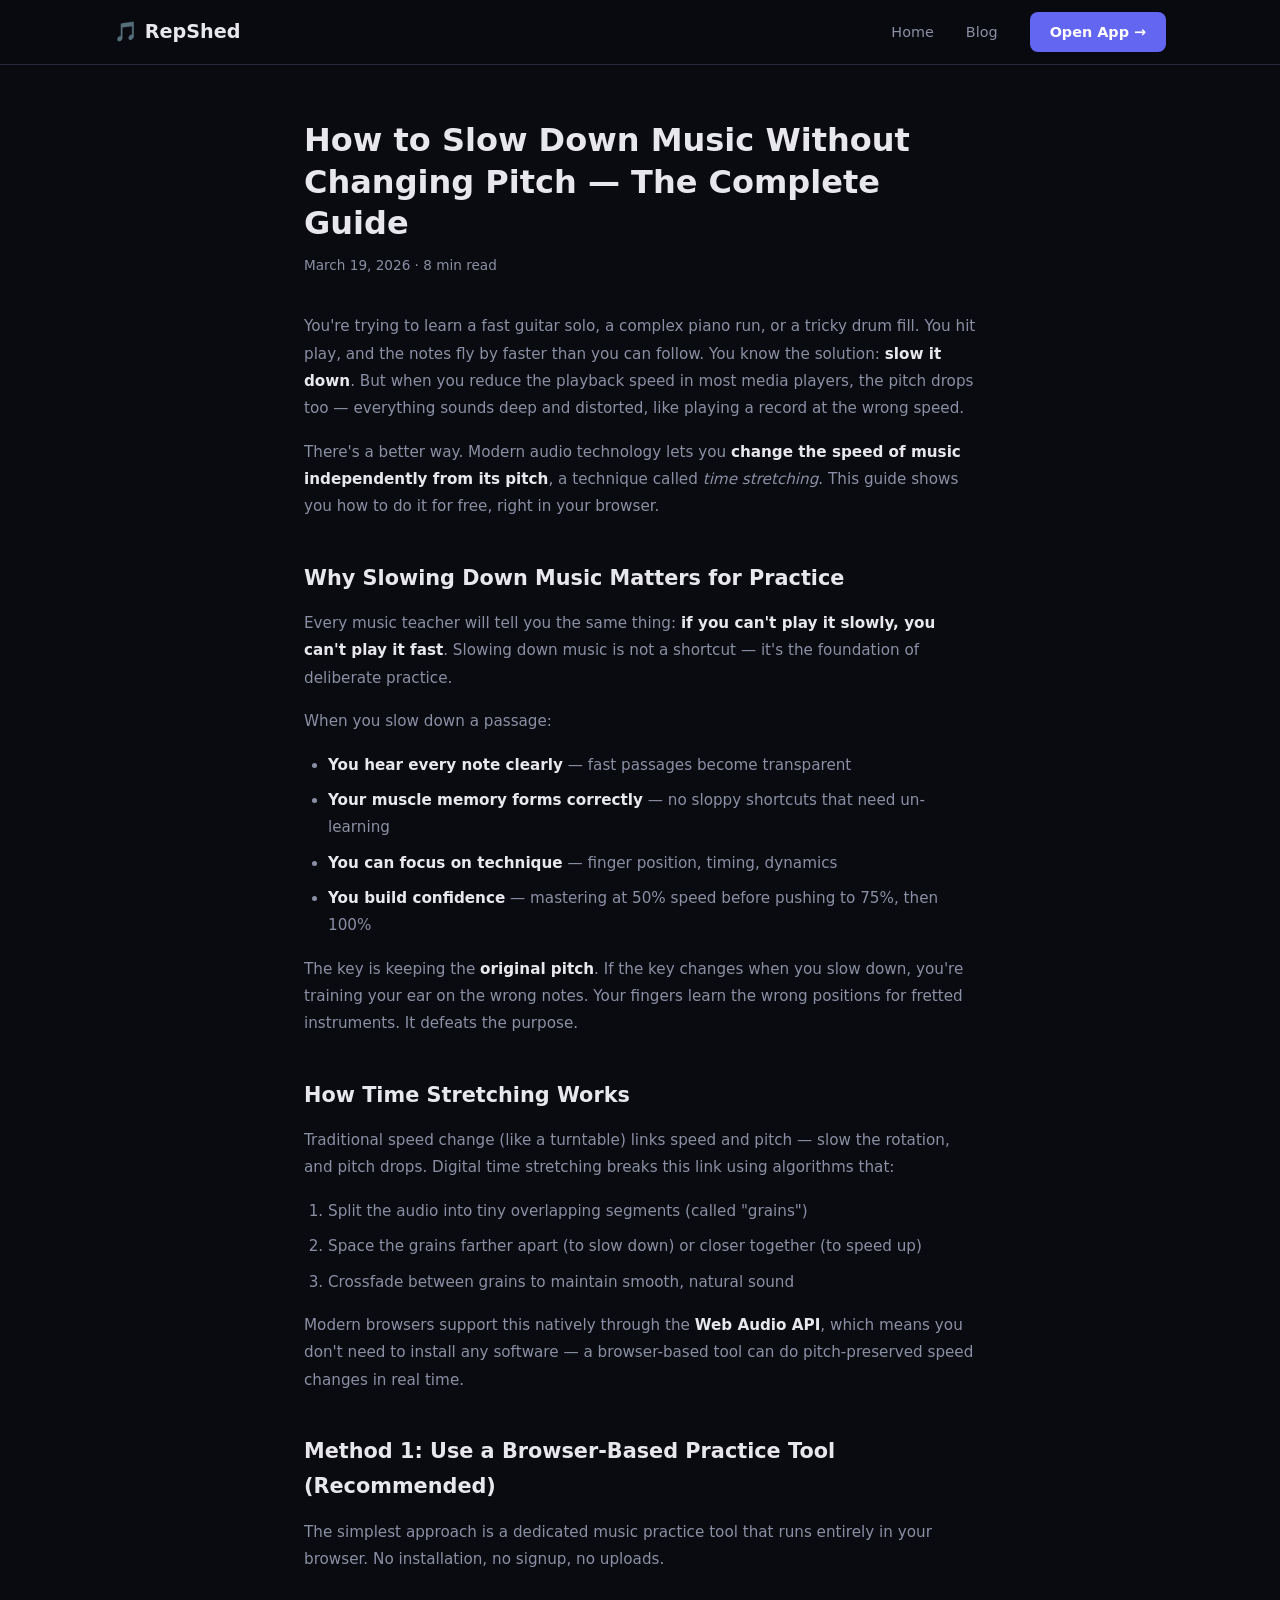
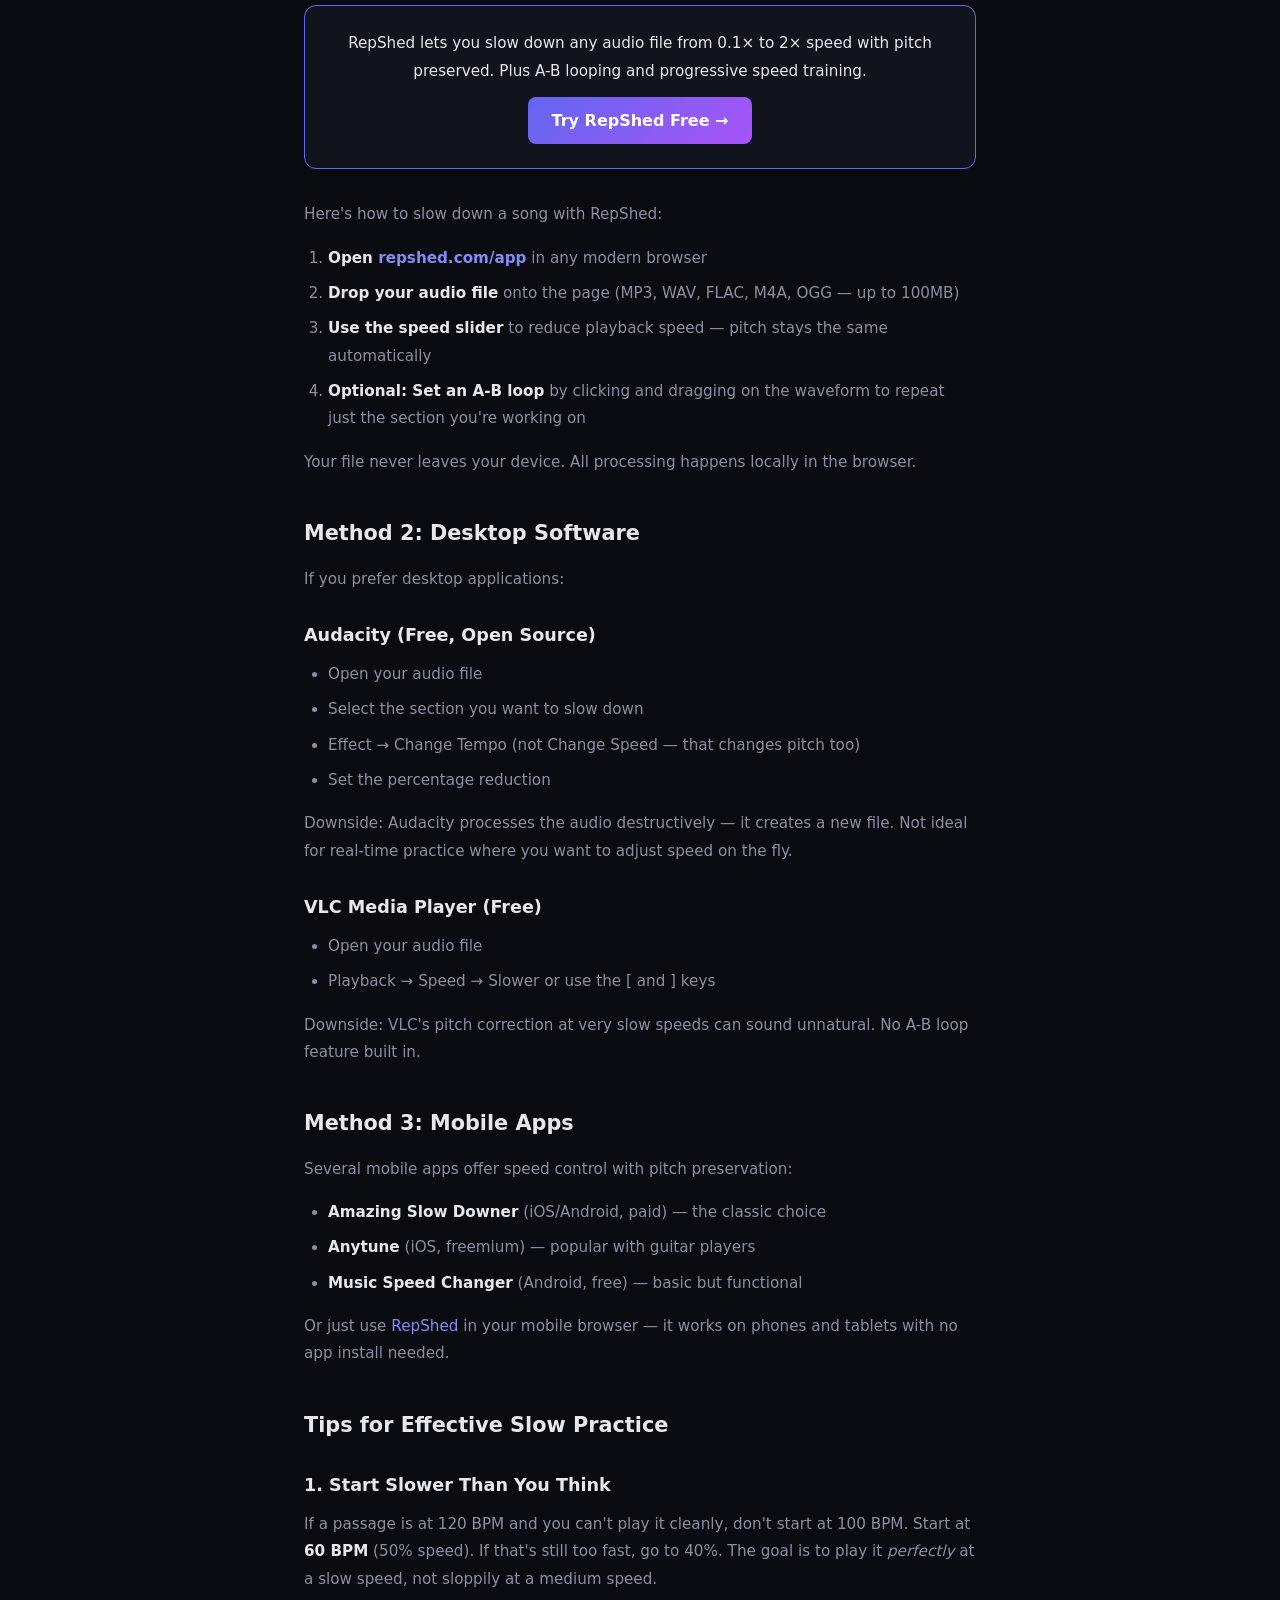
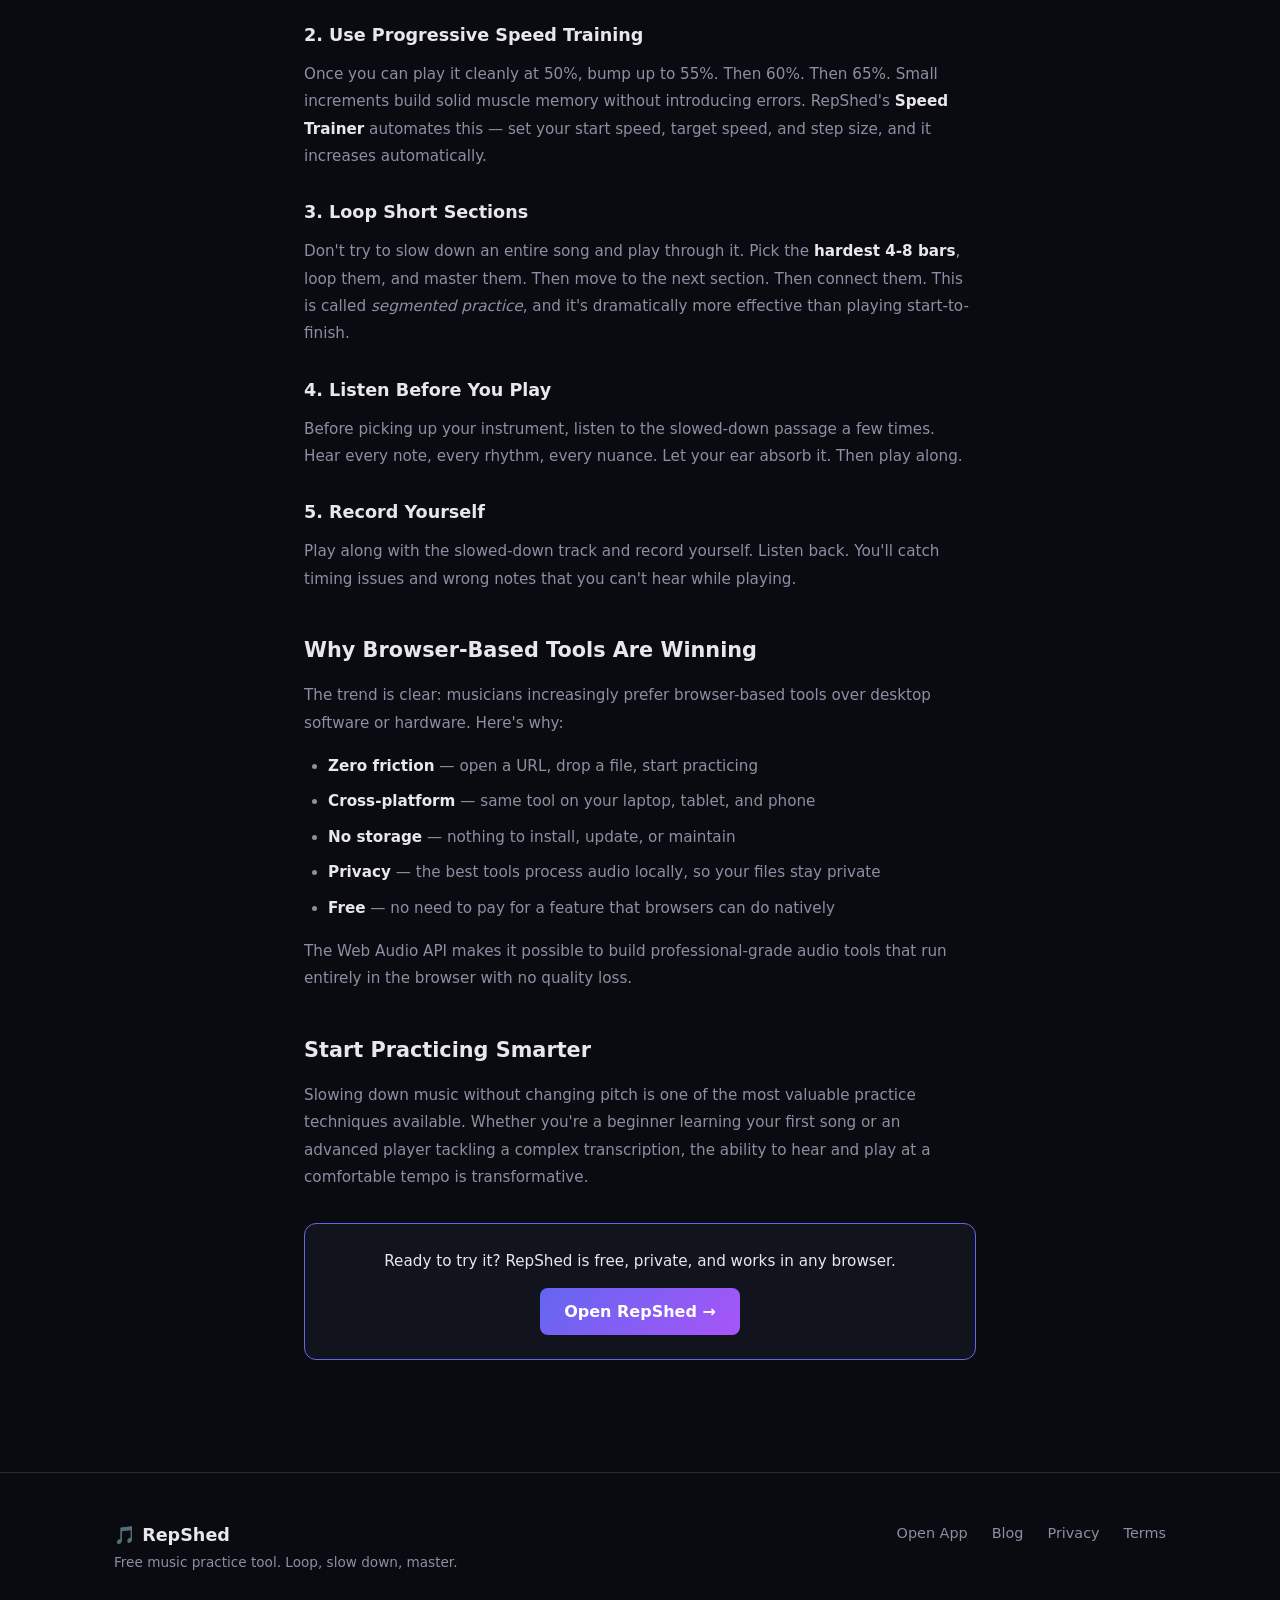
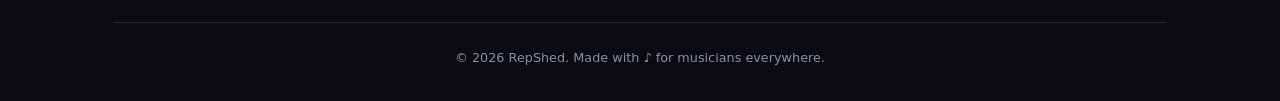
<file: blog/how-to-slow-down-music-without-changing-pitch/index.html>
<!DOCTYPE html>
<html lang="en">
<head>
    <meta charset="UTF-8">
    <meta name="viewport" content="width=device-width, initial-scale=1.0">
    <title>How to Slow Down Music Without Changing Pitch — Free Guide | RepShed</title>
    <meta name="description" content="Learn how to slow down any song without changing its pitch. Free browser-based tools, step-by-step instructions, and practice tips for guitarists, pianists, and all musicians.">
    <meta name="keywords" content="slow down music, change speed without pitch, music practice, slow down song online, free music speed changer">
    <meta property="og:title" content="How to Slow Down Music Without Changing Pitch — Free Guide">
    <meta property="og:description" content="Learn the best methods to slow down any song while keeping it in the original key.">
    <meta property="og:type" content="article">
    <meta property="og:url" content="https://repshed.com/blog/how-to-slow-down-music-without-changing-pitch">
    <link rel="canonical" href="https://repshed.com/blog/how-to-slow-down-music-without-changing-pitch">
    <link rel="stylesheet" href="../../css/landing.css">
    <link rel="stylesheet" href="../../css/blog.css">

    <script type="application/ld+json">
    {
        "@context": "https://schema.org",
        "@type": "Article",
        "headline": "How to Slow Down Music Without Changing Pitch — The Complete Guide",
        "description": "Learn the best methods to slow down any song while keeping it in the original key.",
        "datePublished": "2026-03-19",
        "author": { "@type": "Organization", "name": "RepShed" },
        "publisher": { "@type": "Organization", "name": "RepShed", "url": "https://repshed.com" }
    }
    </script>
</head>
<body>
    <nav class="nav">
        <div class="nav-inner">
            <a href="/" class="nav-logo">🎵 RepShed</a>
            <div class="nav-links">
                <a href="/">Home</a>
                <a href="/blog">Blog</a>
                <a href="/app" class="nav-cta">Open App →</a>
            </div>
            <button class="nav-mobile-toggle" id="nav-toggle" aria-label="Menu">☰</button>
        </div>
    </nav>

    <article class="article">
        <h1>How to Slow Down Music Without Changing Pitch — The Complete Guide</h1>
        <p class="article-meta">March 19, 2026 · 8 min read</p>

        <p>You're trying to learn a fast guitar solo, a complex piano run, or a tricky drum fill. You hit play, and the notes fly by faster than you can follow. You know the solution: <strong>slow it down</strong>. But when you reduce the playback speed in most media players, the pitch drops too — everything sounds deep and distorted, like playing a record at the wrong speed.</p>

        <p>There's a better way. Modern audio technology lets you <strong>change the speed of music independently from its pitch</strong>, a technique called <em>time stretching</em>. This guide shows you how to do it for free, right in your browser.</p>

        <h2>Why Slowing Down Music Matters for Practice</h2>

        <p>Every music teacher will tell you the same thing: <strong>if you can't play it slowly, you can't play it fast</strong>. Slowing down music is not a shortcut — it's the foundation of deliberate practice.</p>

        <p>When you slow down a passage:</p>
        <ul>
            <li><strong>You hear every note clearly</strong> — fast passages become transparent</li>
            <li><strong>Your muscle memory forms correctly</strong> — no sloppy shortcuts that need un-learning</li>
            <li><strong>You can focus on technique</strong> — finger position, timing, dynamics</li>
            <li><strong>You build confidence</strong> — mastering at 50% speed before pushing to 75%, then 100%</li>
        </ul>

        <p>The key is keeping the <strong>original pitch</strong>. If the key changes when you slow down, you're training your ear on the wrong notes. Your fingers learn the wrong positions for fretted instruments. It defeats the purpose.</p>

        <h2>How Time Stretching Works</h2>

        <p>Traditional speed change (like a turntable) links speed and pitch — slow the rotation, and pitch drops. Digital time stretching breaks this link using algorithms that:</p>

        <ol>
            <li>Split the audio into tiny overlapping segments (called "grains")</li>
            <li>Space the grains farther apart (to slow down) or closer together (to speed up)</li>
            <li>Crossfade between grains to maintain smooth, natural sound</li>
        </ol>

        <p>Modern browsers support this natively through the <strong>Web Audio API</strong>, which means you don't need to install any software — a browser-based tool can do pitch-preserved speed changes in real time.</p>

        <h2>Method 1: Use a Browser-Based Practice Tool (Recommended)</h2>

        <p>The simplest approach is a dedicated music practice tool that runs entirely in your browser. No installation, no signup, no uploads.</p>

        <div class="cta-box">
            <p>RepShed lets you slow down any audio file from 0.1× to 2× speed with pitch preserved. Plus A-B looping and progressive speed training.</p>
            <a href="/app">Try RepShed Free →</a>
        </div>

        <p>Here's how to slow down a song with RepShed:</p>

        <ol>
            <li><strong>Open <a href="/app">repshed.com/app</a></strong> in any modern browser</li>
            <li><strong>Drop your audio file</strong> onto the page (MP3, WAV, FLAC, M4A, OGG — up to 100MB)</li>
            <li><strong>Use the speed slider</strong> to reduce playback speed — pitch stays the same automatically</li>
            <li><strong>Optional: Set an A-B loop</strong> by clicking and dragging on the waveform to repeat just the section you're working on</li>
        </ol>

        <p>Your file never leaves your device. All processing happens locally in the browser.</p>

        <h2>Method 2: Desktop Software</h2>

        <p>If you prefer desktop applications:</p>

        <h3>Audacity (Free, Open Source)</h3>
        <ul>
            <li>Open your audio file</li>
            <li>Select the section you want to slow down</li>
            <li>Effect → Change Tempo (not Change Speed — that changes pitch too)</li>
            <li>Set the percentage reduction</li>
        </ul>
        <p>Downside: Audacity processes the audio destructively — it creates a new file. Not ideal for real-time practice where you want to adjust speed on the fly.</p>

        <h3>VLC Media Player (Free)</h3>
        <ul>
            <li>Open your audio file</li>
            <li>Playback → Speed → Slower or use the [ and ] keys</li>
        </ul>
        <p>Downside: VLC's pitch correction at very slow speeds can sound unnatural. No A-B loop feature built in.</p>

        <h2>Method 3: Mobile Apps</h2>

        <p>Several mobile apps offer speed control with pitch preservation:</p>
        <ul>
            <li><strong>Amazing Slow Downer</strong> (iOS/Android, paid) — the classic choice</li>
            <li><strong>Anytune</strong> (iOS, freemium) — popular with guitar players</li>
            <li><strong>Music Speed Changer</strong> (Android, free) — basic but functional</li>
        </ul>
        <p>Or just use <a href="/app">RepShed</a> in your mobile browser — it works on phones and tablets with no app install needed.</p>

        <h2>Tips for Effective Slow Practice</h2>

        <h3>1. Start Slower Than You Think</h3>
        <p>If a passage is at 120 BPM and you can't play it cleanly, don't start at 100 BPM. Start at <strong>60 BPM</strong> (50% speed). If that's still too fast, go to 40%. The goal is to play it <em>perfectly</em> at a slow speed, not sloppily at a medium speed.</p>

        <h3>2. Use Progressive Speed Training</h3>
        <p>Once you can play it cleanly at 50%, bump up to 55%. Then 60%. Then 65%. Small increments build solid muscle memory without introducing errors. RepShed's <strong>Speed Trainer</strong> automates this — set your start speed, target speed, and step size, and it increases automatically.</p>

        <h3>3. Loop Short Sections</h3>
        <p>Don't try to slow down an entire song and play through it. Pick the <strong>hardest 4-8 bars</strong>, loop them, and master them. Then move to the next section. Then connect them. This is called <em>segmented practice</em>, and it's dramatically more effective than playing start-to-finish.</p>

        <h3>4. Listen Before You Play</h3>
        <p>Before picking up your instrument, listen to the slowed-down passage a few times. Hear every note, every rhythm, every nuance. Let your ear absorb it. Then play along.</p>

        <h3>5. Record Yourself</h3>
        <p>Play along with the slowed-down track and record yourself. Listen back. You'll catch timing issues and wrong notes that you can't hear while playing.</p>

        <h2>Why Browser-Based Tools Are Winning</h2>

        <p>The trend is clear: musicians increasingly prefer browser-based tools over desktop software or hardware. Here's why:</p>

        <ul>
            <li><strong>Zero friction</strong> — open a URL, drop a file, start practicing</li>
            <li><strong>Cross-platform</strong> — same tool on your laptop, tablet, and phone</li>
            <li><strong>No storage</strong> — nothing to install, update, or maintain</li>
            <li><strong>Privacy</strong> — the best tools process audio locally, so your files stay private</li>
            <li><strong>Free</strong> — no need to pay for a feature that browsers can do natively</li>
        </ul>

        <p>The Web Audio API makes it possible to build professional-grade audio tools that run entirely in the browser with no quality loss.</p>

        <h2>Start Practicing Smarter</h2>

        <p>Slowing down music without changing pitch is one of the most valuable practice techniques available. Whether you're a beginner learning your first song or an advanced player tackling a complex transcription, the ability to hear and play at a comfortable tempo is transformative.</p>

        <div class="cta-box">
            <p>Ready to try it? RepShed is free, private, and works in any browser.</p>
            <a href="/app">Open RepShed →</a>
        </div>
    </article>

    <footer class="footer">
        <div class="footer-inner">
            <div class="footer-brand">
                <span class="footer-logo">🎵 RepShed</span>
                <p>Free music practice tool. Loop, slow down, master.</p>
            </div>
            <div class="footer-links">
                <a href="/app">Open App</a>
                <a href="/blog">Blog</a>
                <a href="/privacy">Privacy</a>
                <a href="/terms">Terms</a>
            </div>
            <div class="footer-copy">
                <p>© 2026 RepShed. Made with ♪ for musicians everywhere.</p>
            </div>
        </div>
    </footer>

    <script>
        const toggle = document.getElementById('nav-toggle');
        const links = document.querySelector('.nav-links');
        toggle.addEventListener('click', () => links.classList.toggle('open'));
    </script>
</body>
</html>
</file>
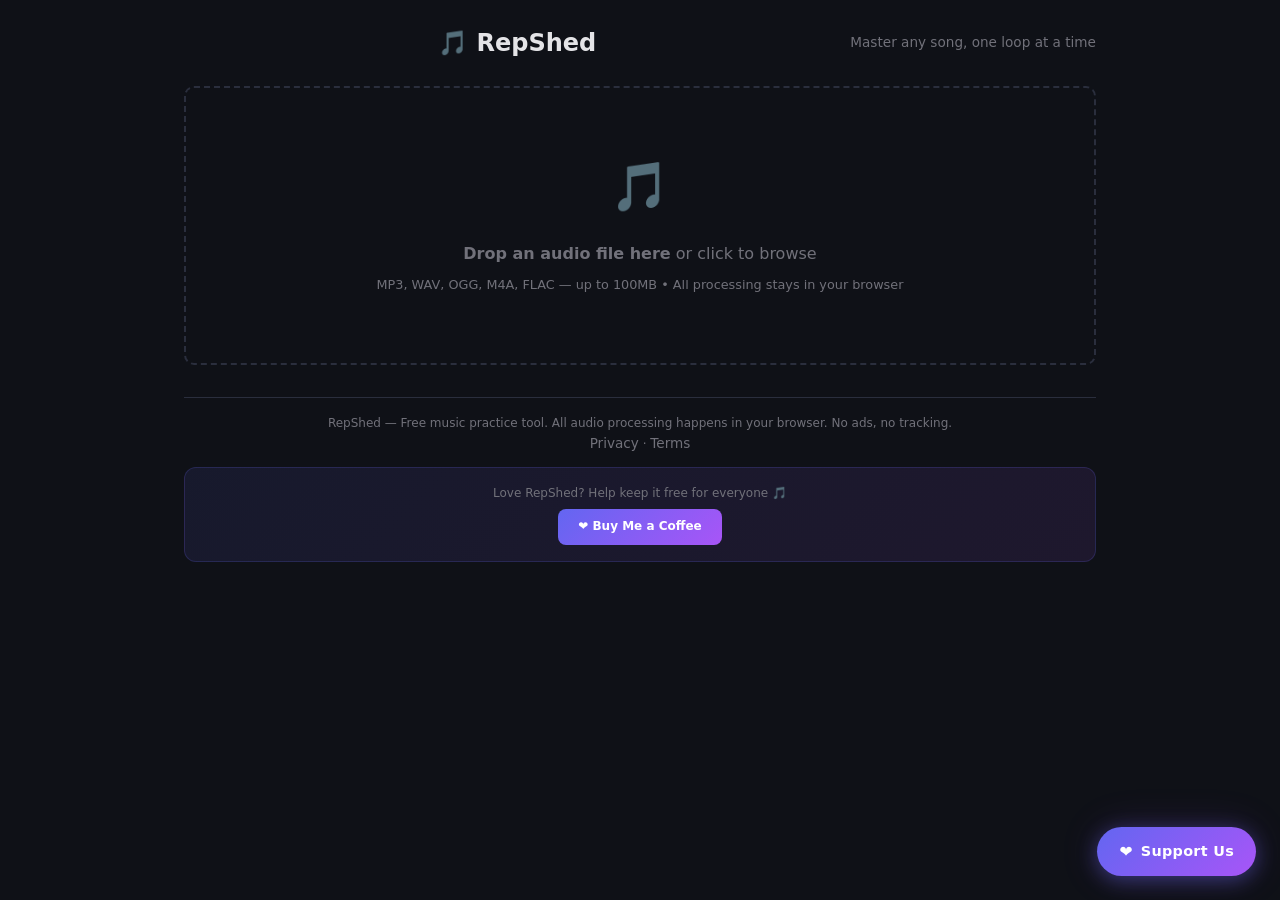
<file: app.html>
<!DOCTYPE html>
<html lang="en">
<head>
    <meta charset="UTF-8">
    <meta name="viewport" content="width=device-width, initial-scale=1.0">
    <title>RepShed — Music Practice Tool</title>
    <meta name="description" content="Free online music practice tool. Loop any section, slow down without pitch change, progressive speed training. Perfect for guitar, piano, bass, drums — any instrument.">
    <meta name="keywords" content="music practice, loop player, slow down music, A-B repeat, speed trainer, guitar practice, piano practice">
    <meta property="og:title" content="RepShed — Music Practice Tool">
    <meta property="og:description" content="Loop, slow down, and master any song. Free online music practice tool with progressive speed training.">
    <meta property="og:type" content="website">
    <meta property="og:url" content="https://repshed.com">
    <link rel="canonical" href="https://repshed.com">
    <link rel="stylesheet" href="css/style.css?v=2">
    <link rel="stylesheet" href="css/tune.css?v=2">
</head>
<body>
    <div class="gp-container">
        <div class="gp-header">
            <div></div>
            <h1>🎵 RepShed</h1>
            <div class="header-tagline">Master any song, one loop at a time</div>
        </div>

        <!-- Upload Area -->
        <div id="upload-area" class="upload-area">
            <div class="icon">🎵</div>
            <p><strong>Drop an audio file here</strong> or click to browse</p>
            <p class="hint">MP3, WAV, OGG, M4A, FLAC — up to 100MB • All processing stays in your browser</p>
            <input type="file" id="file-input" accept="audio/*,.mp3,.wav,.m4a,.ogg,.flac,.aac,.wma" style="display:none">
        </div>

        <!-- Player (hidden until file loaded) -->
        <div id="player-section" class="hidden">
            <!-- Track Info -->
            <div class="track-info">
                <span class="track-name" id="track-name"></span>
                <span class="track-duration" id="track-duration"></span>
                <button class="btn btn-sm btn-danger" onclick="closeTrack()">✕ Close</button>
            </div>

            <!-- Waveform -->
            <div class="waveform-wrap">
                <canvas id="waveform" height="90"></canvas>
                <div class="time-labels">
                    <span id="time-start">0:00</span>
                    <span id="time-end">0:00</span>
                </div>
            </div>

            <!-- Scrollbar / Seek bar -->
            <div class="scroll-bar-wrap" id="scroll-bar-wrap">
                <div class="scroll-track" id="scroll-track">
                    <div class="scroll-thumb" id="scroll-thumb"></div>
                </div>
            </div>

            <!-- View Window + Loop Info row -->
            <div class="view-loop-row">
                <div class="loop-info" id="loop-info">
                    <span class="loop-badge" id="loop-badge">No loop selected</span>
                    <span class="loop-hint">Click and drag on the waveform to select a loop region</span>
                </div>
                <div class="view-window-ctrl">
                    <label>View</label>
                    <input type="number" id="view-window-input" class="compact-input" value="30" min="2" max="600" title="Visible window in seconds">
                    <span class="unit">s</span>
                    <input type="range" id="view-window-slider" class="compact-slider" min="2" max="300" value="30" step="1">
                </div>
            </div>

            <!-- Transport Controls -->
            <div class="transport">
                <div class="transport-row">
                    <button class="ctrl-btn" id="btn-restart" onclick="restartTrack()" title="Restart">⏮</button>
                    <button class="ctrl-btn" id="btn-back5" onclick="skip(-5)" title="Back 5s">−5s</button>
                    <button class="ctrl-btn play-btn" id="btn-play" onclick="togglePlay()">▶</button>
                    <button class="ctrl-btn" id="btn-fwd5" onclick="skip(5)" title="Forward 5s">+5s</button>
                    <button class="ctrl-btn" id="btn-loop" onclick="toggleLoop()" title="Toggle loop">🔁</button>
                </div>

                <!-- Current Time -->
                <div class="current-time" id="current-time">0:00.0</div>

                <!-- Speed Control -->
                <div class="speed-section">
                    <label class="speed-label">Speed</label>
                    <div class="speed-buttons">
                        <button class="speed-btn" data-speed="0.25">0.25×</button>
                        <button class="speed-btn" data-speed="0.5">0.5×</button>
                        <button class="speed-btn" data-speed="0.75">0.75×</button>
                        <button class="speed-btn active" data-speed="1">1×</button>
                        <button class="speed-btn" data-speed="1.25">1.25×</button>
                        <button class="speed-btn" data-speed="1.5">1.5×</button>
                    </div>
                    <div class="speed-fine-row">
                        <input type="range" id="speed-slider" class="speed-slider" min="0.10" max="2.00" step="0.01" value="1.00">
                        <input type="number" id="speed-input" class="speed-num-input" min="0.10" max="2.00" step="0.01" value="1.00">
                        <span class="speed-x">×</span>
                    </div>
                </div>

                <!-- Speed Trainer -->
                <div class="trainer-toggle-row">
                    <button class="btn btn-sm btn-outline" id="btn-trainer-toggle" onclick="toggleTrainer()">🏋️ Speed Trainer</button>
                </div>
                <div class="trainer-panel hidden" id="trainer-panel">
                    <div class="trainer-row">
                        <label>Start</label>
                        <input type="number" id="trainer-start" class="trainer-input" value="0.50" min="0.10" max="2.00" step="0.05">
                        <span class="speed-x">×</span>
                        <label>Target</label>
                        <input type="number" id="trainer-target" class="trainer-input" value="1.00" min="0.10" max="2.00" step="0.05">
                        <span class="speed-x">×</span>
                    </div>
                    <div class="trainer-row">
                        <label>Step</label>
                        <input type="number" id="trainer-step" class="trainer-input" value="0.05" min="0.01" max="0.50" step="0.01">
                        <span class="speed-x">×</span>
                        <label>Loops/step</label>
                        <input type="number" id="trainer-loops" class="trainer-input" value="3" min="1" max="50" step="1">
                    </div>
                    <div class="trainer-actions">
                        <button class="btn btn-sm" id="btn-trainer-start" onclick="startTrainer()">▶ Start Training</button>
                        <button class="btn btn-sm btn-danger hidden" id="btn-trainer-stop" onclick="stopTrainer()">⏹ Stop</button>
                    </div>
                    <div class="trainer-status" id="trainer-status"></div>
                </div>

                <!-- Volume -->
                <div class="volume-section">
                    <label class="speed-label">Volume</label>
                    <div class="speed-slider-row">
                        <span>🔈</span>
                        <input type="range" id="volume-slider" class="speed-slider" min="0" max="1" step="0.05" value="1">
                        <span>🔊</span>
                    </div>
                </div>

                <!-- Loop Adjust -->
                <div class="loop-adjust" id="loop-adjust">
                    <div class="loop-point">
                        <span class="loop-point-label">A</span>
                        <button class="adj-btn" onclick="nudgeLoop('start', -1)" title="−1s">−1</button>
                        <button class="adj-btn adj-fine" onclick="nudgeLoop('start', -0.1)" title="−0.1s">−.1</button>
                        <input type="text" class="loop-time-input" id="loop-start-input" placeholder="0:00.0" onchange="setLoopTime('start', this.value)">
                        <button class="adj-btn adj-fine" onclick="nudgeLoop('start', 0.1)" title="+0.1s">+.1</button>
                        <button class="adj-btn" onclick="nudgeLoop('start', 1)" title="+1s">+1</button>
                    </div>
                    <div class="loop-point">
                        <span class="loop-point-label">B</span>
                        <button class="adj-btn" onclick="nudgeLoop('end', -1)" title="−1s">−1</button>
                        <button class="adj-btn adj-fine" onclick="nudgeLoop('end', -0.1)" title="−0.1s">−.1</button>
                        <input type="text" class="loop-time-input" id="loop-end-input" placeholder="0:00.0" onchange="setLoopTime('end', this.value)">
                        <button class="adj-btn adj-fine" onclick="nudgeLoop('end', 0.1)" title="+0.1s">+.1</button>
                        <button class="adj-btn" onclick="nudgeLoop('end', 1)" title="+1s">+1</button>
                    </div>
                </div>

                <!-- Loop Actions -->
                <div class="loop-actions">
                    <button class="btn btn-sm btn-outline" onclick="setLoopFromHere()" title="Set loop start at current position">Set A (start)</button>
                    <button class="btn btn-sm btn-outline" onclick="setLoopToHere()" title="Set loop end at current position">Set B (end)</button>
                    <button class="btn btn-sm btn-outline" onclick="clearLoop()">Clear Loop</button>
                    <button class="btn btn-sm" id="btn-countin" onclick="toggleCountIn()" title="Count-in beeps before loop restart">🔔 Count-in</button>
                </div>
            </div>

            <!-- Keyboard Shortcuts -->
            <div class="shortcuts">
                <span><kbd>Space</kbd> Play/Pause</span>
                <span><kbd>←</kbd><kbd>→</kbd> ±5s</span>
                <span><kbd>Shift</kbd>+<kbd>←</kbd><kbd>→</kbd> ±1s</span>
                <span><kbd>[</kbd> Set A</span>
                <span><kbd>]</kbd> Set B</span>
                <span><kbd>L</kbd> Toggle Loop</span>
                <span><kbd>T</kbd> Speed Trainer</span>
                <span><kbd>-</kbd><kbd>+</kbd> Speed ±0.01</span>
                <span><kbd>Scroll</kbd> Pan waveform</span>
            </div>
        </div>

        <!-- Footer -->
        <footer class="site-footer">
            <p>RepShed — Free music practice tool. All audio processing happens in your browser. No ads, no tracking.
            <br><a href="/privacy" style="color:#71717a;text-decoration:none;font-size:0.85rem;">Privacy</a> · <a href="/terms" style="color:#71717a;text-decoration:none;font-size:0.85rem;">Terms</a></p>
            <p class="footer-support">
                Love RepShed? Help keep it free for everyone 🎵
                <br><a href="https://buy.stripe.com/eVq28tajs2iW48EeQz8EM01" target="_blank" rel="noopener">❤️ Buy Me a Coffee</a>
            </p>
        </footer>
    </div>

    <script src="js/tune.js"></script>

    <!-- Floating donate button -->
    <a href="https://buy.stripe.com/eVq28tajs2iW48EeQz8EM01" target="_blank" rel="noopener" class="floating-donate" title="Support RepShed">
        <span class="heart-icon">❤️</span> Support Us
    </a>
</body>
</html>
</file>
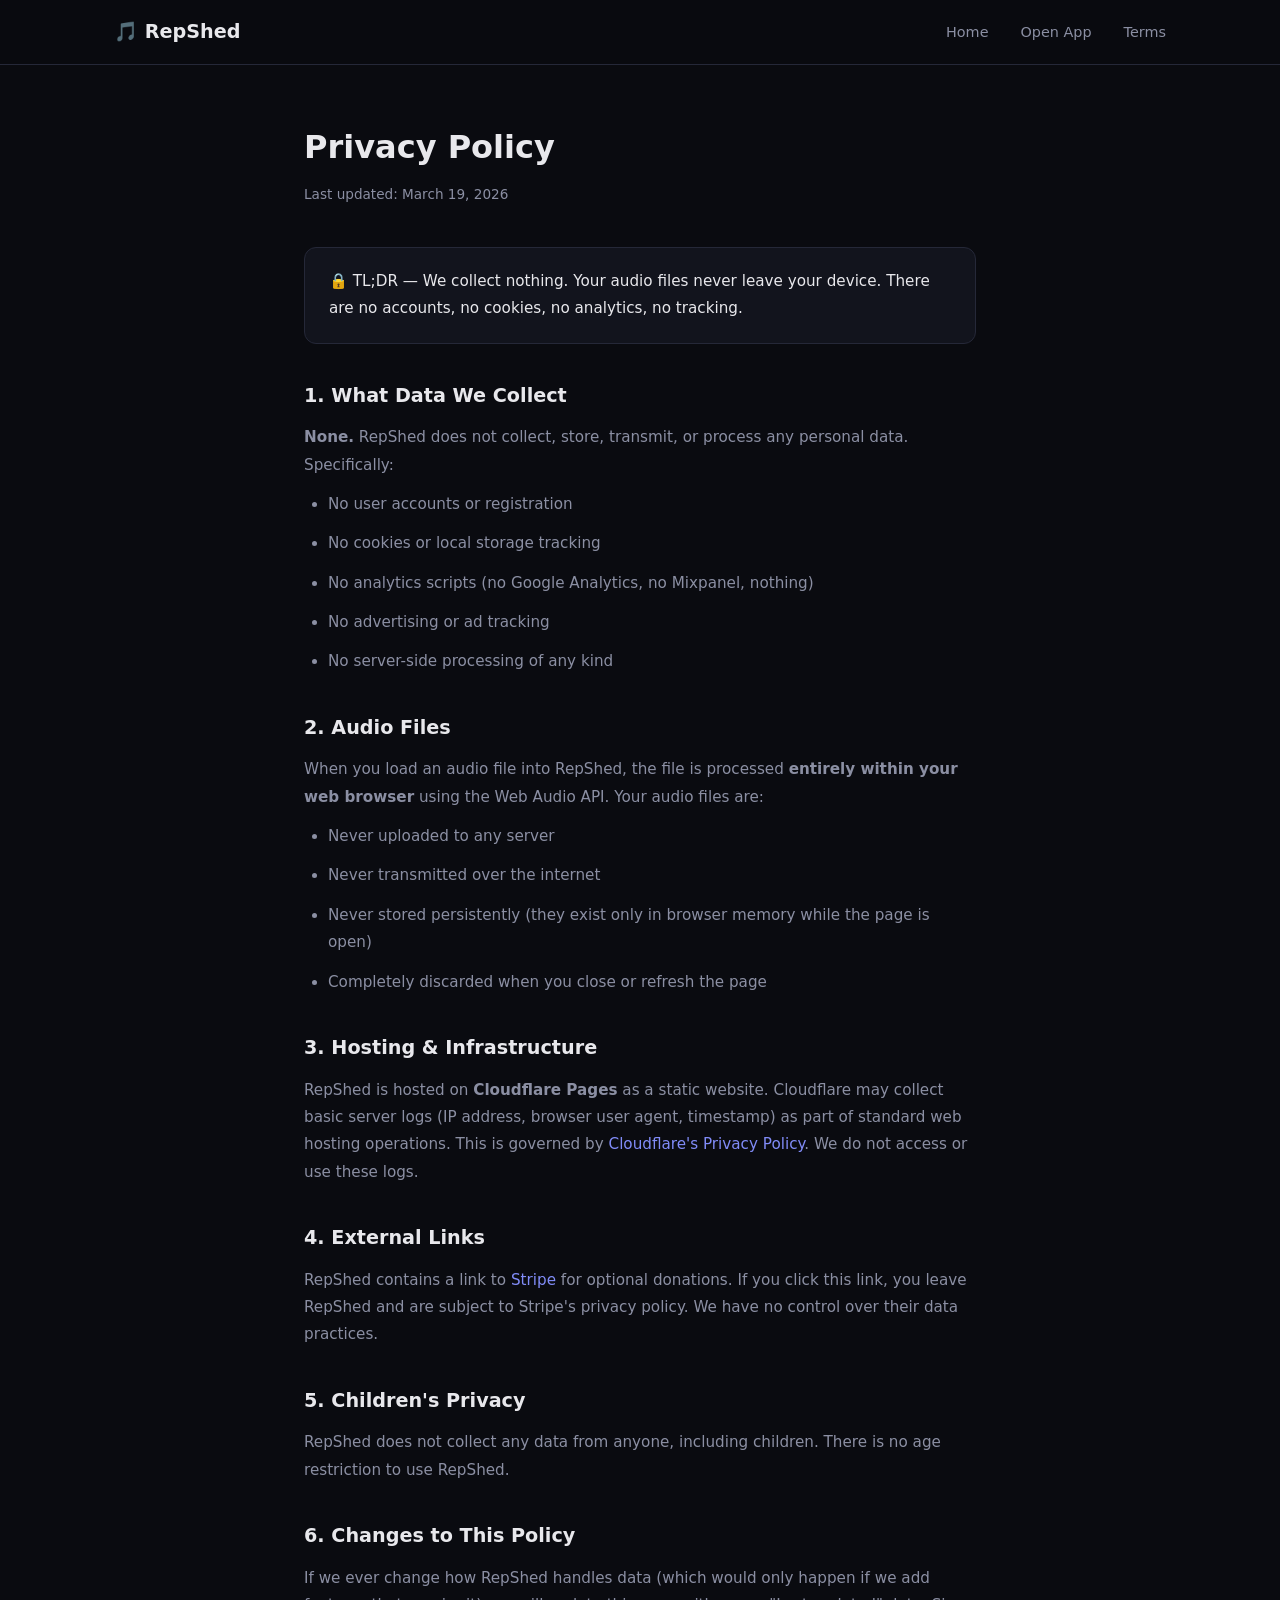
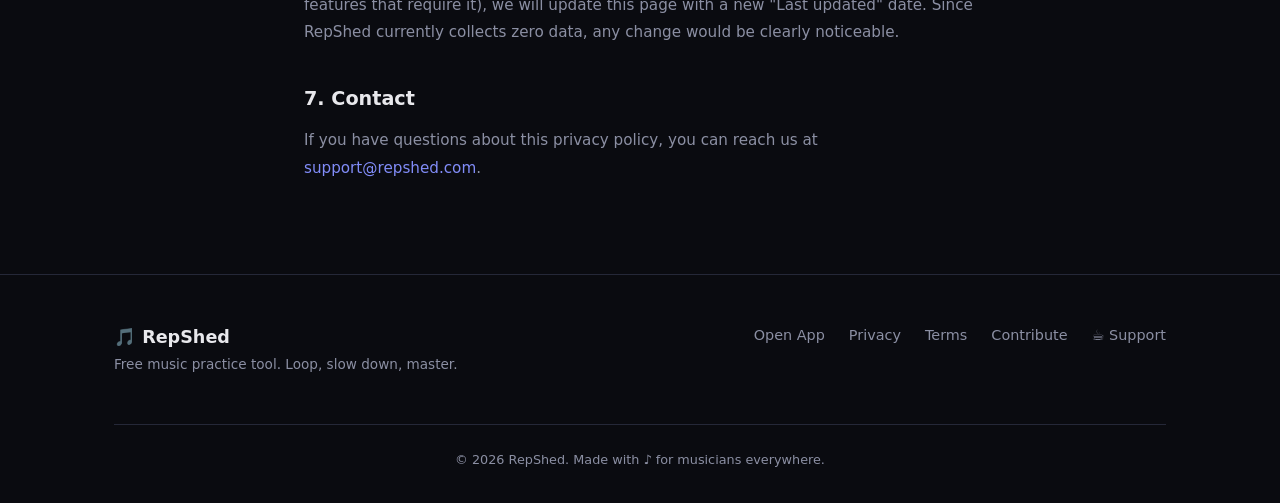
<file: privacy.html>
<!DOCTYPE html>
<html lang="en">
<head>
    <meta charset="UTF-8">
    <meta name="viewport" content="width=device-width, initial-scale=1.0">
    <title>Privacy Policy — RepShed</title>
    <meta name="description" content="RepShed privacy policy. We don't collect any data. Your audio files never leave your device.">
    <link rel="canonical" href="https://repshed.com/privacy">
    <link rel="stylesheet" href="css/landing.css">
    <style>
        .legal { max-width: 720px; margin: 0 auto; padding: 120px 24px 80px; }
        .legal h1 { font-size: 2rem; font-weight: 700; margin-bottom: 8px; }
        .legal .updated { color: var(--text-muted); font-size: 0.85rem; margin-bottom: 40px; }
        .legal h2 { font-size: 1.2rem; font-weight: 600; margin-top: 36px; margin-bottom: 12px; }
        .legal p, .legal li { color: var(--text-muted); font-size: 0.95rem; line-height: 1.8; margin-bottom: 12px; }
        .legal ul { padding-left: 24px; margin-bottom: 16px; }
        .legal a { color: var(--accent-light); text-decoration: none; }
        .legal a:hover { text-decoration: underline; }
        .legal .tldr { background: var(--surface); border: 1px solid var(--border); border-radius: var(--radius); padding: 20px 24px; margin-bottom: 36px; }
        .legal .tldr p { color: var(--text); font-weight: 500; margin-bottom: 0; }
    </style>
</head>
<body>
    <nav class="nav">
        <div class="nav-inner">
            <a href="/" class="nav-logo">🎵 RepShed</a>
            <div class="nav-links">
                <a href="/">Home</a>
                <a href="/app">Open App</a>
                <a href="/terms">Terms</a>
            </div>
        </div>
    </nav>

    <div class="legal">
        <h1>Privacy Policy</h1>
        <p class="updated">Last updated: March 19, 2026</p>

        <div class="tldr">
            <p>🔒 TL;DR — We collect nothing. Your audio files never leave your device. There are no accounts, no cookies, no analytics, no tracking.</p>
        </div>

        <h2>1. What Data We Collect</h2>
        <p><strong>None.</strong> RepShed does not collect, store, transmit, or process any personal data. Specifically:</p>
        <ul>
            <li>No user accounts or registration</li>
            <li>No cookies or local storage tracking</li>
            <li>No analytics scripts (no Google Analytics, no Mixpanel, nothing)</li>
            <li>No advertising or ad tracking</li>
            <li>No server-side processing of any kind</li>
        </ul>

        <h2>2. Audio Files</h2>
        <p>When you load an audio file into RepShed, the file is processed <strong>entirely within your web browser</strong> using the Web Audio API. Your audio files are:</p>
        <ul>
            <li>Never uploaded to any server</li>
            <li>Never transmitted over the internet</li>
            <li>Never stored persistently (they exist only in browser memory while the page is open)</li>
            <li>Completely discarded when you close or refresh the page</li>
        </ul>

        <h2>3. Hosting & Infrastructure</h2>
        <p>RepShed is hosted on <strong>Cloudflare Pages</strong> as a static website. Cloudflare may collect basic server logs (IP address, browser user agent, timestamp) as part of standard web hosting operations. This is governed by <a href="https://www.cloudflare.com/privacypolicy/" target="_blank" rel="noopener">Cloudflare's Privacy Policy</a>. We do not access or use these logs.</p>

        <h2>4. External Links</h2>
        <p>RepShed contains a link to <a href="https://buy.stripe.com/eVq28tajs2iW48EeQz8EM01" target="_blank" rel="noopener">Stripe</a> for optional donations. If you click this link, you leave RepShed and are subject to Stripe's privacy policy. We have no control over their data practices.</p>

        <h2>5. Children's Privacy</h2>
        <p>RepShed does not collect any data from anyone, including children. There is no age restriction to use RepShed.</p>

        <h2>6. Changes to This Policy</h2>
        <p>If we ever change how RepShed handles data (which would only happen if we add features that require it), we will update this page with a new "Last updated" date. Since RepShed currently collects zero data, any change would be clearly noticeable.</p>

        <h2>7. Contact</h2>
        <p>If you have questions about this privacy policy, you can reach us at <a href="mailto:support@repshed.com">support@repshed.com</a>.</p>
    </div>

    <footer class="footer">
        <div class="footer-inner">
            <div class="footer-brand">
                <span class="footer-logo">🎵 RepShed</span>
                <p>Free music practice tool. Loop, slow down, master.</p>
            </div>
            <div class="footer-links">
                <a href="/app">Open App</a>
                <a href="/privacy">Privacy</a>
                <a href="/terms">Terms</a>
                <a href="https://github.com/wenghb/repshed" target="_blank" rel="noopener">Contribute</a>
                <a href="https://buy.stripe.com/eVq28tajs2iW48EeQz8EM01" target="_blank" rel="noopener">☕ Support</a>
            </div>
            <div class="footer-copy">
                <p>© 2026 RepShed. Made with ♪ for musicians everywhere.</p>
            </div>
        </div>
    </footer>
</body>
</html>
</file>
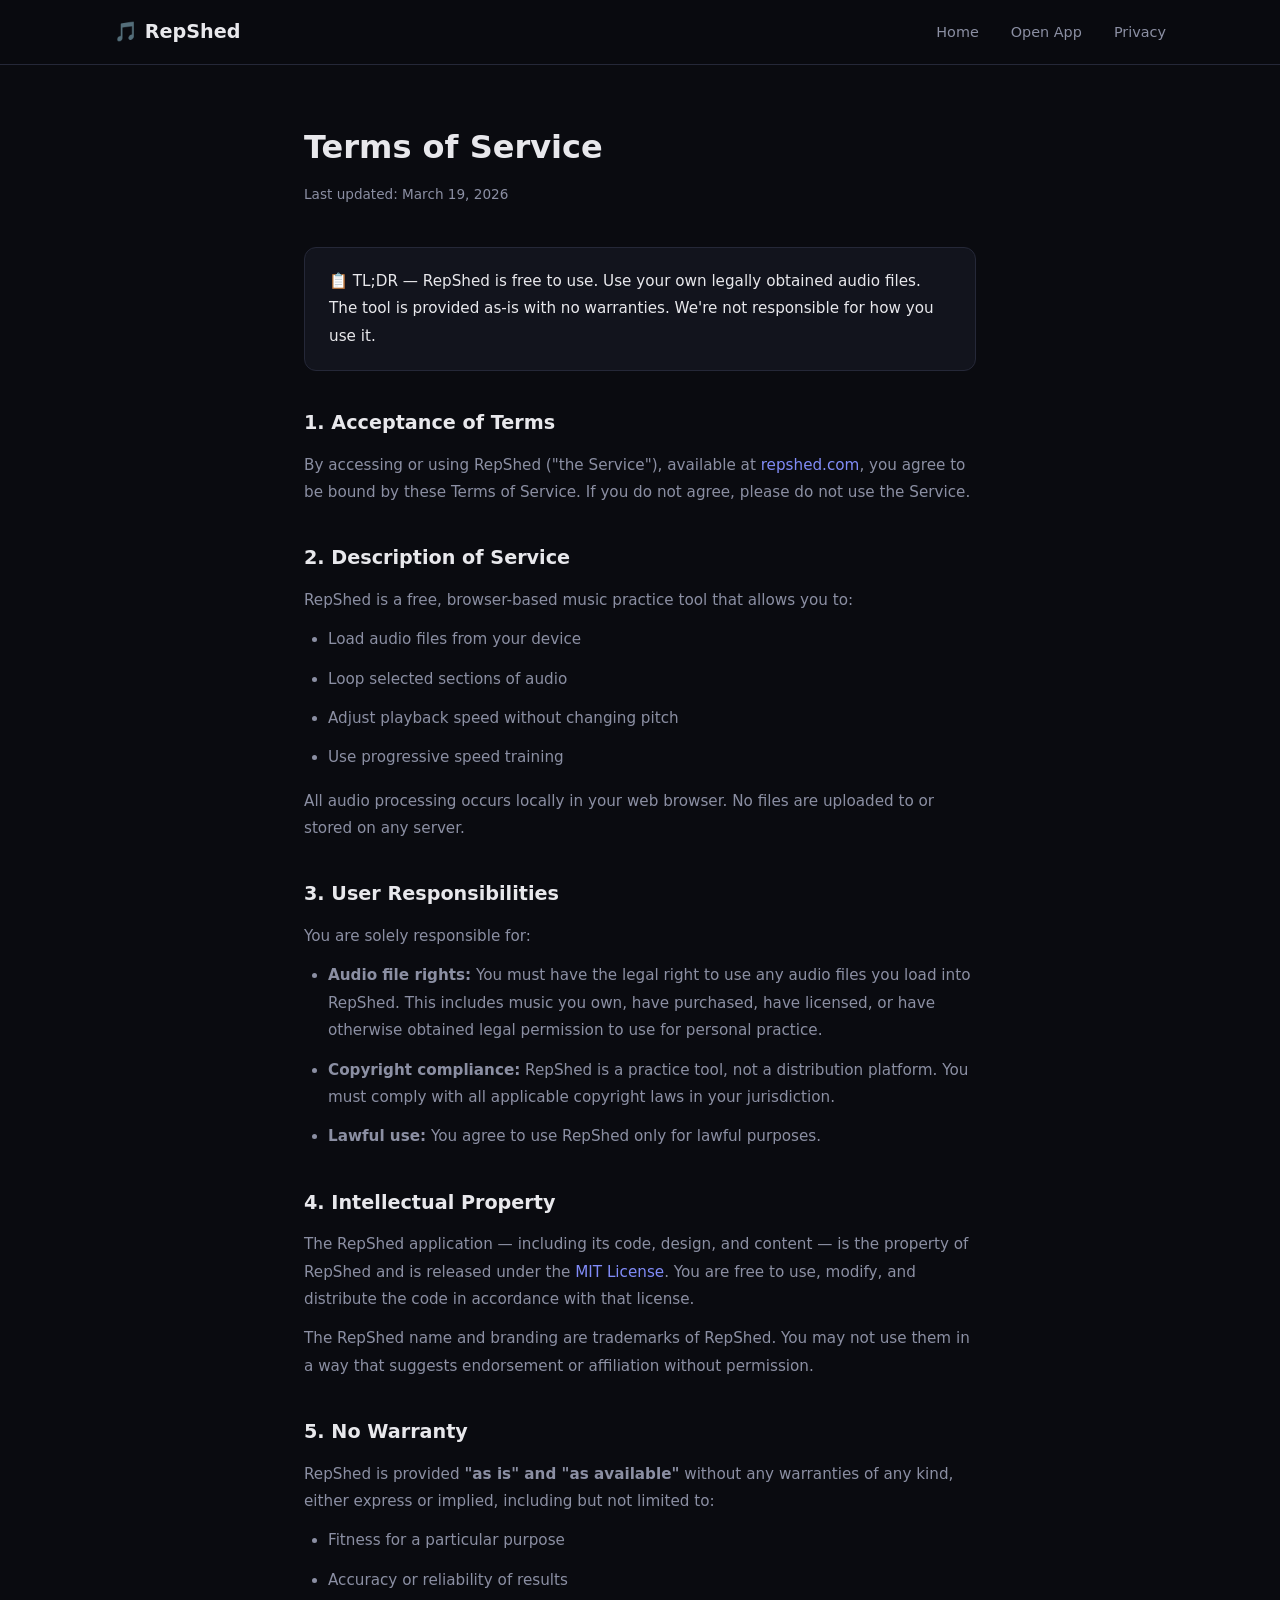
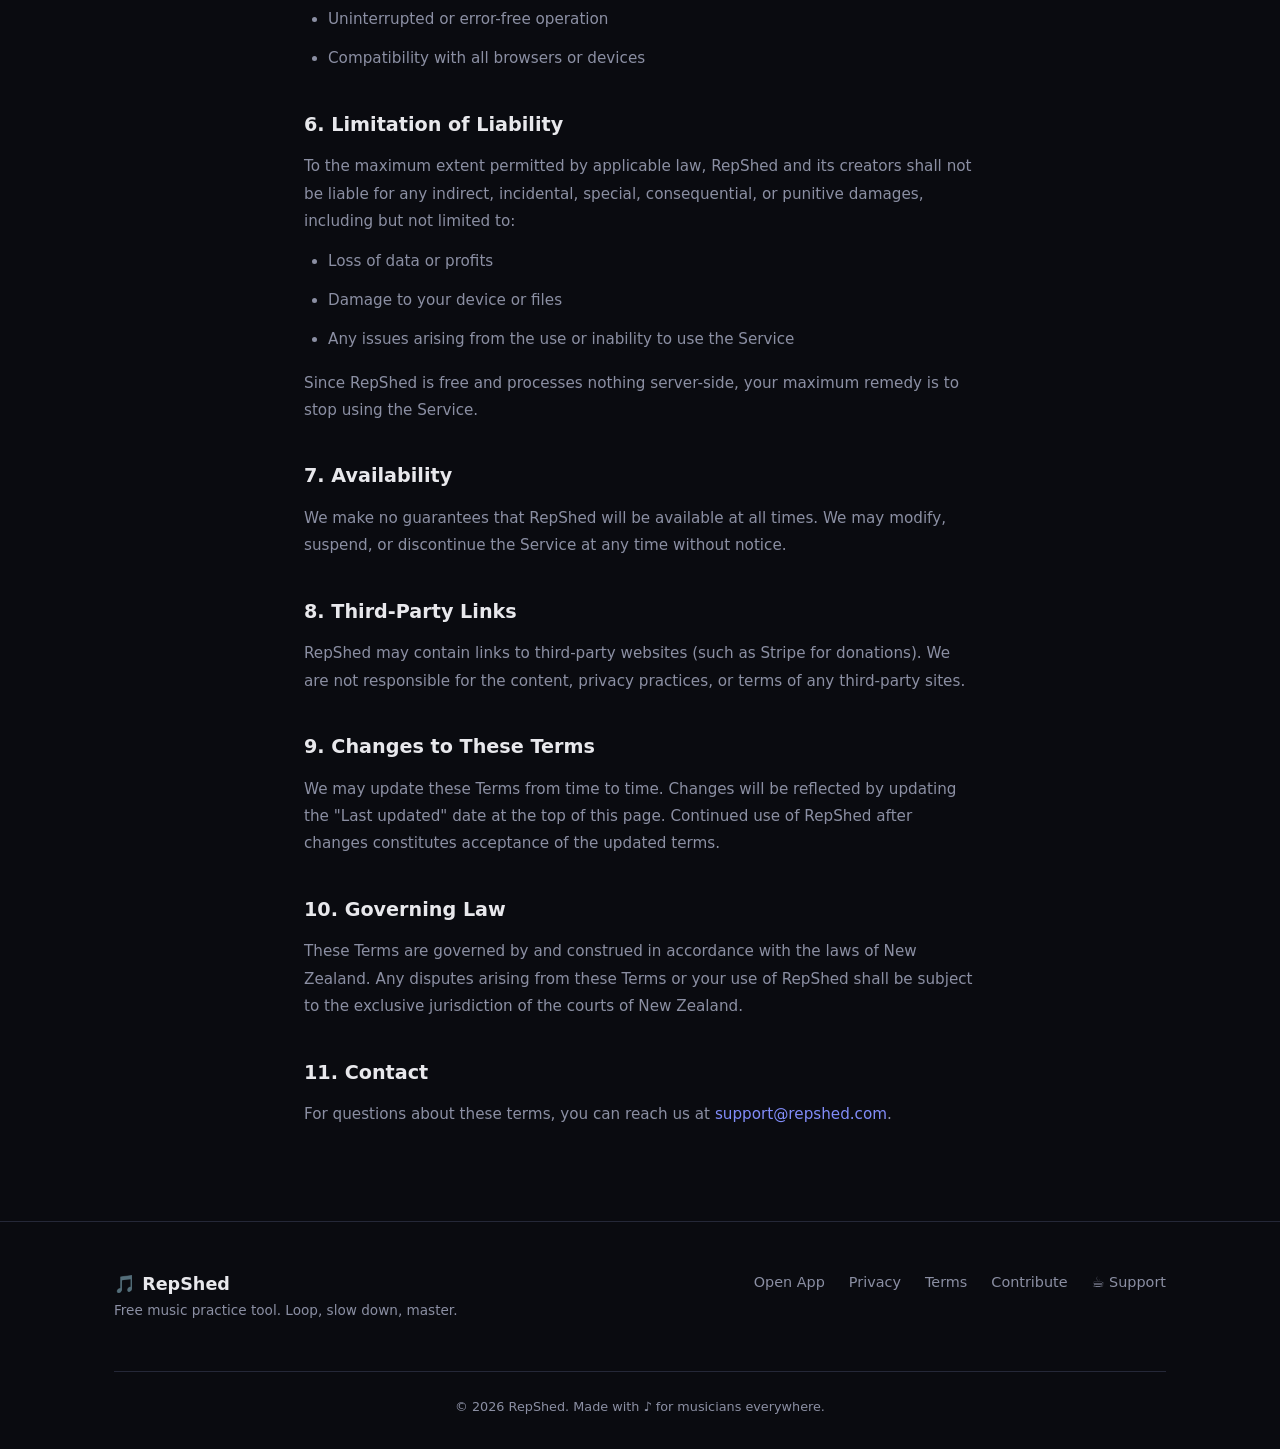
<file: terms.html>
<!DOCTYPE html>
<html lang="en">
<head>
    <meta charset="UTF-8">
    <meta name="viewport" content="width=device-width, initial-scale=1.0">
    <title>Terms of Service — RepShed</title>
    <meta name="description" content="RepShed terms of service. Free to use, no warranty, your files stay on your device.">
    <link rel="canonical" href="https://repshed.com/terms">
    <link rel="stylesheet" href="css/landing.css">
    <style>
        .legal { max-width: 720px; margin: 0 auto; padding: 120px 24px 80px; }
        .legal h1 { font-size: 2rem; font-weight: 700; margin-bottom: 8px; }
        .legal .updated { color: var(--text-muted); font-size: 0.85rem; margin-bottom: 40px; }
        .legal h2 { font-size: 1.2rem; font-weight: 600; margin-top: 36px; margin-bottom: 12px; }
        .legal p, .legal li { color: var(--text-muted); font-size: 0.95rem; line-height: 1.8; margin-bottom: 12px; }
        .legal ul { padding-left: 24px; margin-bottom: 16px; }
        .legal a { color: var(--accent-light); text-decoration: none; }
        .legal a:hover { text-decoration: underline; }
        .legal .tldr { background: var(--surface); border: 1px solid var(--border); border-radius: var(--radius); padding: 20px 24px; margin-bottom: 36px; }
        .legal .tldr p { color: var(--text); font-weight: 500; margin-bottom: 0; }
    </style>
</head>
<body>
    <nav class="nav">
        <div class="nav-inner">
            <a href="/" class="nav-logo">🎵 RepShed</a>
            <div class="nav-links">
                <a href="/">Home</a>
                <a href="/app">Open App</a>
                <a href="/privacy">Privacy</a>
            </div>
        </div>
    </nav>

    <div class="legal">
        <h1>Terms of Service</h1>
        <p class="updated">Last updated: March 19, 2026</p>

        <div class="tldr">
            <p>📋 TL;DR — RepShed is free to use. Use your own legally obtained audio files. The tool is provided as-is with no warranties. We're not responsible for how you use it.</p>
        </div>

        <h2>1. Acceptance of Terms</h2>
        <p>By accessing or using RepShed ("the Service"), available at <a href="https://repshed.com">repshed.com</a>, you agree to be bound by these Terms of Service. If you do not agree, please do not use the Service.</p>

        <h2>2. Description of Service</h2>
        <p>RepShed is a free, browser-based music practice tool that allows you to:</p>
        <ul>
            <li>Load audio files from your device</li>
            <li>Loop selected sections of audio</li>
            <li>Adjust playback speed without changing pitch</li>
            <li>Use progressive speed training</li>
        </ul>
        <p>All audio processing occurs locally in your web browser. No files are uploaded to or stored on any server.</p>

        <h2>3. User Responsibilities</h2>
        <p>You are solely responsible for:</p>
        <ul>
            <li><strong>Audio file rights:</strong> You must have the legal right to use any audio files you load into RepShed. This includes music you own, have purchased, have licensed, or have otherwise obtained legal permission to use for personal practice.</li>
            <li><strong>Copyright compliance:</strong> RepShed is a practice tool, not a distribution platform. You must comply with all applicable copyright laws in your jurisdiction.</li>
            <li><strong>Lawful use:</strong> You agree to use RepShed only for lawful purposes.</li>
        </ul>

        <h2>4. Intellectual Property</h2>
        <p>The RepShed application — including its code, design, and content — is the property of RepShed and is released under the <a href="https://opensource.org/licenses/MIT" target="_blank" rel="noopener">MIT License</a>. You are free to use, modify, and distribute the code in accordance with that license.</p>
        <p>The RepShed name and branding are trademarks of RepShed. You may not use them in a way that suggests endorsement or affiliation without permission.</p>

        <h2>5. No Warranty</h2>
        <p>RepShed is provided <strong>"as is" and "as available"</strong> without any warranties of any kind, either express or implied, including but not limited to:</p>
        <ul>
            <li>Fitness for a particular purpose</li>
            <li>Accuracy or reliability of results</li>
            <li>Uninterrupted or error-free operation</li>
            <li>Compatibility with all browsers or devices</li>
        </ul>

        <h2>6. Limitation of Liability</h2>
        <p>To the maximum extent permitted by applicable law, RepShed and its creators shall not be liable for any indirect, incidental, special, consequential, or punitive damages, including but not limited to:</p>
        <ul>
            <li>Loss of data or profits</li>
            <li>Damage to your device or files</li>
            <li>Any issues arising from the use or inability to use the Service</li>
        </ul>
        <p>Since RepShed is free and processes nothing server-side, your maximum remedy is to stop using the Service.</p>

        <h2>7. Availability</h2>
        <p>We make no guarantees that RepShed will be available at all times. We may modify, suspend, or discontinue the Service at any time without notice.</p>

        <h2>8. Third-Party Links</h2>
        <p>RepShed may contain links to third-party websites (such as Stripe for donations). We are not responsible for the content, privacy practices, or terms of any third-party sites.</p>

        <h2>9. Changes to These Terms</h2>
        <p>We may update these Terms from time to time. Changes will be reflected by updating the "Last updated" date at the top of this page. Continued use of RepShed after changes constitutes acceptance of the updated terms.</p>

        <h2>10. Governing Law</h2>
        <p>These Terms are governed by and construed in accordance with the laws of New Zealand. Any disputes arising from these Terms or your use of RepShed shall be subject to the exclusive jurisdiction of the courts of New Zealand.</p>

        <h2>11. Contact</h2>
        <p>For questions about these terms, you can reach us at <a href="mailto:support@repshed.com">support@repshed.com</a>.</p>
    </div>

    <footer class="footer">
        <div class="footer-inner">
            <div class="footer-brand">
                <span class="footer-logo">🎵 RepShed</span>
                <p>Free music practice tool. Loop, slow down, master.</p>
            </div>
            <div class="footer-links">
                <a href="/app">Open App</a>
                <a href="/privacy">Privacy</a>
                <a href="/terms">Terms</a>
                <a href="https://github.com/wenghb/repshed" target="_blank" rel="noopener">Contribute</a>
                <a href="https://buy.stripe.com/eVq28tajs2iW48EeQz8EM01" target="_blank" rel="noopener">☕ Support</a>
            </div>
            <div class="footer-copy">
                <p>© 2026 RepShed. Made with ♪ for musicians everywhere.</p>
            </div>
        </div>
    </footer>
</body>
</html>
</file>
<file: css/landing.css>
/* ── RepShed Landing Page ────────────────────────────── */
:root {
    --bg: #0a0b10;
    --surface: #12141d;
    --surface-2: #1a1d2a;
    --border: #252838;
    --text: #e8e8ec;
    --text-muted: #8b8fa3;
    --accent: #6366f1;
    --accent-light: #818cf8;
    --accent-glow: rgba(99, 102, 241, 0.15);
    --gradient-1: #6366f1;
    --gradient-2: #a855f7;
    --gradient-3: #ec4899;
    --radius: 12px;
    --font: 'Inter', -apple-system, BlinkMacSystemFont, system-ui, sans-serif;
    --max-w: 1100px;
}

* { box-sizing: border-box; margin: 0; padding: 0; }

html { scroll-behavior: smooth; }

body {
    font-family: var(--font);
    background: var(--bg);
    color: var(--text);
    line-height: 1.7;
    -webkit-font-smoothing: antialiased;
}

a { 
    color: var(--accent-light);
    text-decoration: none;
}

a:hover {
    color: var(--accent);
    text-decoration: underline;
    transition: color 0.2s;
}

/* ── Navigation ───────────────────────────────────────── */
.nav {
    position: fixed;
    top: 0;
    left: 0;
    right: 0;
    z-index: 100;
    background: rgba(10, 11, 16, 0.85);
    backdrop-filter: blur(12px);
    border-bottom: 1px solid var(--border);
}

.nav-inner {
    max-width: var(--max-w);
    margin: 0 auto;
    padding: 0 24px;
    height: 64px;
    display: flex;
    align-items: center;
    justify-content: space-between;
}

.nav-logo {
    font-size: 1.2rem;
    font-weight: 700;
    color: var(--text);
    text-decoration: none;
}

.nav-links {
    display: flex;
    align-items: center;
    gap: 32px;
}

.nav-links a {
    color: var(--text-muted);
    text-decoration: none;
    font-size: 0.9rem;
    font-weight: 500;
    transition: color 0.2s;
}

.nav-links a:hover { color: var(--text); }

.nav-cta {
    background: var(--accent) !important;
    color: #fff !important;
    padding: 8px 20px;
    border-radius: 8px;
    font-weight: 600 !important;
    transition: background 0.2s !important;
}

.nav-cta:hover { background: var(--accent-light) !important; }

.nav-mobile-toggle {
    display: none;
    background: none;
    border: none;
    color: var(--text);
    font-size: 1.5rem;
    cursor: pointer;
}

/* ── Hero ─────────────────────────────────────────────── */
.hero {
    padding: 140px 24px 80px;
    text-align: center;
    position: relative;
    overflow: hidden;
}

.hero::before {
    content: '';
    position: absolute;
    top: 0;
    left: 50%;
    transform: translateX(-50%);
    width: 800px;
    height: 600px;
    background: radial-gradient(ellipse, var(--accent-glow), transparent 70%);
    pointer-events: none;
}

.hero-inner {
    max-width: 720px;
    margin: 0 auto;
    position: relative;
}

.hero-badge {
    display: inline-block;
    background: var(--surface-2);
    border: 1px solid var(--border);
    border-radius: 100px;
    padding: 6px 18px;
    font-size: 0.8rem;
    font-weight: 500;
    color: var(--accent-light);
    margin-bottom: 28px;
    letter-spacing: 0.02em;
}

.hero h1 {
    font-size: clamp(2.4rem, 6vw, 3.8rem);
    font-weight: 800;
    line-height: 1.15;
    margin-bottom: 24px;
    letter-spacing: -0.03em;
}

.gradient-text {
    background: linear-gradient(135deg, var(--gradient-1), var(--gradient-2), var(--gradient-3));
    -webkit-background-clip: text;
    -webkit-text-fill-color: transparent;
    background-clip: text;
}

.hero-sub {
    font-size: 1.15rem;
    color: var(--text-muted);
    max-width: 560px;
    margin: 0 auto 36px;
    line-height: 1.7;
}

.hero-actions {
    display: flex;
    justify-content: center;
    gap: 16px;
    margin-bottom: 16px;
}

.btn-primary {
    display: inline-flex;
    align-items: center;
    gap: 8px;
    background: linear-gradient(135deg, var(--gradient-1), var(--gradient-2));
    color: #fff;
    border: none;
    padding: 14px 32px;
    border-radius: 10px;
    font-size: 1.05rem;
    font-weight: 600;
    text-decoration: none;
    cursor: pointer;
    transition: all 0.2s;
    box-shadow: 0 4px 20px rgba(99, 102, 241, 0.3);
}

.btn-primary:hover {
    transform: translateY(-1px);
    box-shadow: 0 6px 28px rgba(99, 102, 241, 0.4);
}

.btn-lg { padding: 16px 40px; font-size: 1.1rem; }

.hero-note {
    font-size: 0.85rem;
    color: var(--text-muted);
}

/* ── Trust Bar ────────────────────────────────────────── */
.trust {
    border-top: 1px solid var(--border);
    border-bottom: 1px solid var(--border);
    background: var(--surface);
}

.trust-inner {
    max-width: var(--max-w);
    margin: 0 auto;
    padding: 20px 24px;
    display: flex;
    justify-content: center;
    gap: 48px;
    flex-wrap: wrap;
}

.trust-item {
    display: flex;
    align-items: center;
    gap: 10px;
    font-size: 0.9rem;
    color: var(--text-muted);
}

.trust-icon { font-size: 1.2rem; }

/* ── Section Common ───────────────────────────────────── */
.section-inner {
    max-width: var(--max-w);
    margin: 0 auto;
    padding: 0 24px;
}

.section-title {
    font-size: clamp(1.6rem, 4vw, 2.2rem);
    font-weight: 700;
    text-align: center;
    margin-bottom: 12px;
    letter-spacing: -0.02em;
}

.section-sub {
    text-align: center;
    color: var(--text-muted);
    font-size: 1.05rem;
    margin-bottom: 48px;
}

/* ── Features ─────────────────────────────────────────── */
.features {
    padding: 96px 0;
}

.features-grid {
    display: grid;
    grid-template-columns: repeat(3, 1fr);
    gap: 24px;
}

.feature-card {
    background: var(--surface);
    border: 1px solid var(--border);
    border-radius: var(--radius);
    padding: 32px 28px;
    transition: all 0.2s;
}

.feature-card:hover {
    border-color: var(--accent);
    transform: translateY(-2px);
    box-shadow: 0 8px 24px rgba(0, 0, 0, 0.2);
}

.feature-icon {
    font-size: 2rem;
    margin-bottom: 16px;
}

.feature-card h3 {
    font-size: 1.1rem;
    font-weight: 600;
    margin-bottom: 10px;
}

.feature-card p {
    color: var(--text-muted);
    font-size: 0.92rem;
    line-height: 1.6;
}

/* ── How It Works ─────────────────────────────────────── */
.how-it-works {
    padding: 96px 0;
    background: var(--surface);
}

.steps {
    display: flex;
    align-items: flex-start;
    gap: 24px;
    justify-content: center;
}

.step {
    flex: 1;
    max-width: 280px;
    text-align: center;
}

.step-num {
    width: 48px;
    height: 48px;
    border-radius: 50%;
    background: linear-gradient(135deg, var(--gradient-1), var(--gradient-2));
    color: #fff;
    font-size: 1.2rem;
    font-weight: 700;
    display: inline-flex;
    align-items: center;
    justify-content: center;
    margin-bottom: 20px;
}

.step h3 {
    font-size: 1.05rem;
    font-weight: 600;
    margin-bottom: 10px;
}

.step p {
    color: var(--text-muted);
    font-size: 0.9rem;
    line-height: 1.6;
}

.step-arrow {
    color: var(--accent);
    font-size: 1.8rem;
    font-weight: 300;
    margin-top: 10px;
    flex-shrink: 0;
}

/* ── Use Cases ────────────────────────────────────────── */
.use-cases {
    padding: 96px 0;
}

.cases-grid {
    display: grid;
    grid-template-columns: repeat(3, 1fr);
    gap: 20px;
}

.case-card {
    background: var(--surface);
    border: 1px solid var(--border);
    border-radius: var(--radius);
    padding: 28px 24px;
    text-align: center;
    transition: border-color 0.2s;
}

.case-card:hover { border-color: var(--accent); }

.case-emoji {
    font-size: 2.4rem;
    margin-bottom: 12px;
}

.case-card h3 {
    font-size: 1rem;
    font-weight: 600;
    margin-bottom: 8px;
}

.case-card p {
    color: var(--text-muted);
    font-size: 0.88rem;
    line-height: 1.6;
}

/* ── CTA Section ──────────────────────────────────────── */
.cta-section {
    padding: 80px 0;
    background: var(--surface);
    text-align: center;
}

.cta-section h2 {
    font-size: clamp(1.6rem, 4vw, 2.2rem);
    font-weight: 700;
    margin-bottom: 12px;
}

.cta-section p {
    color: var(--text-muted);
    margin-bottom: 32px;
    font-size: 1.05rem;
}

/* ── FAQ ──────────────────────────────────────────────── */
.faq {
    padding: 96px 0;
}

.faq-list {
    max-width: 700px;
    margin: 0 auto;
}

.faq-item {
    border-bottom: 1px solid var(--border);
}

.faq-item summary {
    padding: 20px 0;
    font-size: 1rem;
    font-weight: 600;
    cursor: pointer;
    list-style: none;
    display: flex;
    justify-content: space-between;
    align-items: center;
    transition: color 0.2s;
}

.faq-item summary:hover { color: var(--accent-light); }

.faq-item summary::after {
    content: '+';
    font-size: 1.3rem;
    font-weight: 300;
    color: var(--text-muted);
    transition: transform 0.2s;
}

.faq-item[open] summary::after {
    transform: rotate(45deg);
}

.faq-item p {
    padding: 0 0 20px;
    color: var(--text-muted);
    font-size: 0.92rem;
    line-height: 1.7;
}

/* ── Footer ───────────────────────────────────────────── */
.footer {
    border-top: 1px solid var(--border);
    padding: 48px 0 32px;
}

.footer-inner {
    max-width: var(--max-w);
    margin: 0 auto;
    padding: 0 24px;
    display: flex;
    justify-content: space-between;
    align-items: flex-start;
    flex-wrap: wrap;
    gap: 32px;
}

.footer-logo {
    font-size: 1.1rem;
    font-weight: 700;
    margin-bottom: 8px;
}

.footer-brand p {
    color: var(--text-muted);
    font-size: 0.85rem;
}

.footer-links {
    display: flex;
    gap: 24px;
}

.footer-links a {
    color: var(--text-muted);
    text-decoration: none;
    font-size: 0.9rem;
    transition: color 0.2s;
}

.footer-links a:hover { color: var(--text); }

.footer-copy {
    width: 100%;
    text-align: center;
    padding-top: 24px;
    border-top: 1px solid var(--border);
    margin-top: 16px;
}

.footer-copy p {
    color: var(--text-muted);
    font-size: 0.8rem;
}

/* ── Responsive ───────────────────────────────────────── */
@media (max-width: 768px) {
    .nav-links {
        display: none;
        position: absolute;
        top: 64px;
        left: 0;
        right: 0;
        background: var(--surface);
        border-bottom: 1px solid var(--border);
        flex-direction: column;
        padding: 16px 24px;
        gap: 16px;
    }

    .nav-links.open { display: flex; }
    .nav-mobile-toggle { display: block; }

    .features-grid,
    .cases-grid { grid-template-columns: 1fr; }

    .steps {
        flex-direction: column;
        align-items: center;
    }

    .step-arrow {
        transform: rotate(90deg);
        margin: 0;
    }

    .hero { padding: 120px 20px 60px; }

    .trust-inner {
        flex-direction: column;
        align-items: center;
        gap: 16px;
    }

    .footer-inner {
        flex-direction: column;
        align-items: center;
        text-align: center;
    }

    .footer-links { flex-wrap: wrap; justify-content: center; }
}

@media (max-width: 480px) {
    .hero h1 { font-size: 2rem; }
    .btn-primary { padding: 12px 24px; font-size: 0.95rem; }
}
</file>
<file: css/blog.css>
/* ── RepShed Blog Styles ──────────────────────────────── */
.blog-list { max-width: 760px; margin: 0 auto; padding: 120px 24px 80px; }
.blog-list h1 { font-size: 2rem; font-weight: 700; margin-bottom: 8px; }
.blog-list .blog-desc { color: var(--text-muted); margin-bottom: 40px; }

.blog-card {
    display: block;
    background: var(--surface);
    border: 1px solid var(--border);
    border-radius: var(--radius);
    padding: 28px 28px;
    margin-bottom: 20px;
    text-decoration: none;
    color: var(--text);
    transition: all 0.2s;
}
.blog-card:hover {
    border-color: var(--accent);
    transform: translateY(-2px);
    box-shadow: 0 8px 24px rgba(0,0,0,0.2);
}
.blog-card h2 { font-size: 1.2rem; font-weight: 600; margin-bottom: 8px; }
.blog-card p { color: var(--text-muted); font-size: 0.92rem; line-height: 1.6; margin-bottom: 8px; }
.blog-card .blog-meta { font-size: 0.8rem; color: var(--text-muted); }

/* Article page */
.article { max-width: 720px; margin: 0 auto; padding: 120px 24px 80px; }
.article h1 { font-size: 2rem; font-weight: 700; line-height: 1.3; margin-bottom: 8px; }
.article .article-meta { color: var(--text-muted); font-size: 0.85rem; margin-bottom: 36px; }
.article h2 { font-size: 1.3rem; font-weight: 600; margin-top: 40px; margin-bottom: 14px; }
.article h3 { font-size: 1.1rem; font-weight: 600; margin-top: 28px; margin-bottom: 10px; }
.article p { color: var(--text-muted); font-size: 0.95rem; line-height: 1.8; margin-bottom: 16px; }
.article ul, .article ol { padding-left: 24px; margin-bottom: 16px; }
.article li { color: var(--text-muted); font-size: 0.95rem; line-height: 1.8; margin-bottom: 8px; }
.article a { color: var(--accent-light); text-decoration: none; }
.article a:hover { text-decoration: underline; }
.article strong { color: var(--text); }
.article blockquote {
    border-left: 3px solid var(--accent);
    padding: 12px 20px;
    margin: 20px 0;
    background: var(--surface);
    border-radius: 0 var(--radius) var(--radius) 0;
}
.article blockquote p { margin-bottom: 0; }
.article .cta-box {
    background: var(--surface);
    border: 1px solid var(--accent);
    border-radius: var(--radius);
    padding: 24px 28px;
    margin: 32px 0;
    text-align: center;
}
.article .cta-box p { color: var(--text); font-weight: 500; margin-bottom: 12px; }
.article .cta-box a { display: inline-block; background: linear-gradient(135deg, var(--gradient-1), var(--gradient-2)); color: #fff; padding: 10px 24px; border-radius: 8px; font-weight: 600; text-decoration: none; }
</file>
<file: css/style.css>
/* ── RepShed Base ────────────────────────────────────── */
:root {
    --bg: #0f1117;
    --surface: #1a1d27;
    --surface-hover: #222637;
    --border: #2a2e3d;
    --text: #e4e4e7;
    --text-muted: #71717a;
    --accent: #6366f1;
    --accent-hover: #818cf8;
    --success: #22c55e;
    --warning: #f59e0b;
    --danger: #ef4444;
    --radius: 10px;
    --font: 'Inter', -apple-system, BlinkMacSystemFont, system-ui, sans-serif;
    --mono: 'JetBrains Mono', 'Fira Code', monospace;
}

* { box-sizing: border-box; margin: 0; padding: 0; }

body {
    font-family: var(--font);
    background: var(--bg);
    color: var(--text);
    line-height: 1.6;
    min-height: 100vh;
}

.hidden { display: none !important; }

/* Upload area */
.upload-area {
    border: 2px dashed var(--border);
    border-radius: var(--radius);
    padding: 60px 24px;
    text-align: center;
    transition: all 0.2s;
    cursor: pointer;
    margin-bottom: 24px;
}

.upload-area:hover,
.upload-area.drag-over {
    border-color: var(--accent);
    background: rgba(99, 102, 241, 0.05);
}

.upload-area .icon {
    font-size: 3rem;
    margin-bottom: 16px;
}

.upload-area p {
    color: var(--text-muted);
    margin-bottom: 8px;
}

.upload-area .hint {
    font-size: 0.8rem;
    color: var(--text-muted);
}

/* Buttons */
.btn {
    background: var(--accent);
    color: #fff;
    border: none;
    padding: 8px 16px;
    border-radius: 6px;
    font-size: 0.85rem;
    font-weight: 500;
    cursor: pointer;
    transition: background 0.2s;
    display: inline-flex;
    align-items: center;
    gap: 6px;
}

.btn:hover { background: var(--accent-hover); }
.btn-sm { padding: 5px 12px; font-size: 0.8rem; }

.btn-outline {
    background: transparent;
    border: 1px solid var(--border);
    color: var(--text);
}

.btn-outline:hover {
    border-color: var(--accent);
    color: var(--accent);
    background: transparent;
}

.btn-danger { background: var(--danger); }
.btn-danger:hover { background: #dc2626; }

/* Toast */
.toast {
    position: fixed;
    bottom: 24px;
    right: 24px;
    background: var(--surface);
    border: 1px solid var(--border);
    border-radius: 8px;
    padding: 12px 20px;
    font-size: 0.9rem;
    box-shadow: 0 8px 24px rgba(0, 0, 0, 0.3);
    z-index: 2000;
    animation: slideIn 0.3s ease;
}

.toast.error { border-color: var(--danger); }
.toast.success { border-color: var(--success); }

@keyframes slideIn {
    from { transform: translateY(20px); opacity: 0; }
    to { transform: translateY(0); opacity: 1; }
}
</file>
<file: css/tune.css>
/* ── Tune Player ──────────────────────────────────────── */

.gp-container {
    max-width: 960px;
    margin: 0 auto;
    padding: 24px;
}

.gp-header {
    display: flex;
    align-items: center;
    justify-content: space-between;
    margin-bottom: 24px;
    flex-wrap: wrap;
    gap: 12px;
}

.gp-header h1 { font-size: 1.5rem; font-weight: 600; }

.header-tagline {
    color: var(--text-muted);
    font-size: 0.85rem;
    text-align: right;
}

.site-footer {
    margin-top: 32px;
    padding-top: 16px;
    border-top: 1px solid var(--border);
    text-align: center;
    color: var(--text-muted);
    font-size: 0.75rem;
}

.footer-support {
    margin-top: 12px;
    background: linear-gradient(135deg, rgba(99, 102, 241, 0.1), rgba(168, 85, 247, 0.1));
    border: 1px solid rgba(99, 102, 241, 0.2);
    border-radius: 12px;
    padding: 16px 20px;
    text-align: center;
}

.footer-support a {
    color: #fff;
    text-decoration: none;
    font-weight: 600;
    background: linear-gradient(135deg, #6366f1, #a855f7);
    padding: 8px 20px;
    border-radius: 8px;
    display: inline-block;
    margin-top: 6px;
    transition: all 0.2s;
}

.footer-support a:hover {
    transform: translateY(-1px);
    box-shadow: 0 4px 16px rgba(99, 102, 241, 0.4);
    text-decoration: none;
}

/* Floating donate button */
.floating-donate {
    position: fixed;
    bottom: 24px;
    right: 24px;
    background: linear-gradient(135deg, #6366f1, #a855f7, #ec4899);
    background-size: 200% 200%;
    animation: gradientShift 3s ease infinite;
    color: #fff;
    text-decoration: none;
    padding: 12px 22px;
    border-radius: 28px;
    font-size: 0.9rem;
    font-weight: 600;
    box-shadow: 0 4px 20px rgba(99, 102, 241, 0.4), 0 0 40px rgba(168, 85, 247, 0.15);
    transition: all 0.3s;
    z-index: 1000;
    display: flex;
    align-items: center;
    gap: 8px;
    letter-spacing: 0.02em;
}

.floating-donate .heart-icon {
    display: inline-block;
    animation: heartbeat 1.5s ease-in-out infinite;
    font-size: 1.1em;
}

.floating-donate:hover {
    transform: translateY(-3px) scale(1.05);
    box-shadow: 0 8px 28px rgba(99, 102, 241, 0.5), 0 0 60px rgba(168, 85, 247, 0.25);
}

@keyframes gradientShift {
    0% { background-position: 0% 50%; }
    50% { background-position: 100% 50%; }
    100% { background-position: 0% 50%; }
}

@keyframes heartbeat {
    0%, 100% { transform: scale(1); }
    15% { transform: scale(1.25); }
    30% { transform: scale(1); }
    45% { transform: scale(1.15); }
    60% { transform: scale(1); }
}

@media (max-width: 640px) {
    .floating-donate {
        padding: 10px 18px;
        font-size: 0.85rem;
        bottom: 16px;
        right: 16px;
    }
}

/* Track info */
.track-info {
    background: var(--surface);
    border: 1px solid var(--border);
    border-radius: var(--radius);
    padding: 14px 20px;
    margin-bottom: 16px;
    display: flex;
    align-items: center;
    gap: 16px;
    flex-wrap: wrap;
}

.track-name {
    font-weight: 600;
    font-size: 1rem;
    flex: 1;
    overflow: hidden;
    text-overflow: ellipsis;
    white-space: nowrap;
}

.track-duration {
    color: var(--text-muted);
    font-size: 0.85rem;
    font-family: var(--mono);
}

/* Waveform */
.waveform-wrap {
    position: relative;
    margin-bottom: 8px;
    background: var(--surface);
    border: 1px solid var(--border);
    border-radius: var(--radius);
    overflow: hidden;
}

#waveform {
    width: 100%;
    display: block;
    cursor: crosshair;
    touch-action: none;  /* prevent Safari from hijacking gestures */
}

.time-labels {
    display: flex;
    justify-content: space-between;
    padding: 4px 12px 8px;
    color: var(--text-muted);
    font-size: 0.75rem;
    font-family: var(--mono);
}

/* Scroll bar */
.scroll-bar-wrap {
    padding: 2px 12px 10px;
}

.scroll-track {
    position: relative;
    height: 14px;
    background: var(--surface);
    border: 1px solid var(--border);
    border-radius: 7px;
    cursor: pointer;
    touch-action: none;
}

.scroll-thumb {
    position: absolute;
    top: 1px;
    height: 10px;
    min-width: 24px;
    background: rgba(99, 102, 241, 0.45);
    border-radius: 5px;
    cursor: grab;
    transition: background 0.15s;
}

.scroll-thumb:hover,
.scroll-thumb.dragging {
    background: rgba(99, 102, 241, 0.7);
    cursor: grabbing;
}

/* View + Loop info row */
.view-loop-row {
    display: flex;
    align-items: center;
    justify-content: space-between;
    gap: 16px;
    margin-bottom: 16px;
    flex-wrap: wrap;
}

.loop-info {
    display: flex;
    align-items: center;
    gap: 12px;
    flex: 1;
    min-width: 0;
}

.loop-badge {
    background: rgba(99, 102, 241, 0.15);
    color: var(--accent);
    padding: 4px 12px;
    border-radius: 6px;
    font-size: 0.8rem;
    font-weight: 500;
    font-family: var(--mono);
    white-space: nowrap;
}

.loop-badge.active {
    background: rgba(34, 197, 94, 0.15);
    color: var(--success);
}

.loop-hint {
    color: var(--text-muted);
    font-size: 0.8rem;
}

/* View window control */
.view-window-ctrl {
    display: flex;
    align-items: center;
    gap: 6px;
    flex-shrink: 0;
}

.view-window-ctrl label {
    font-size: 0.8rem;
    color: var(--text-muted);
    text-transform: uppercase;
    letter-spacing: 0.5px;
}

.compact-input {
    background: var(--bg);
    border: 1px solid var(--border);
    color: var(--text);
    width: 52px;
    padding: 4px 6px;
    border-radius: 6px;
    font-size: 0.85rem;
    font-family: var(--mono);
    text-align: center;
}

.compact-input:focus {
    border-color: var(--accent);
    outline: none;
}

.unit {
    color: var(--text-muted);
    font-size: 0.8rem;
}

.compact-slider {
    -webkit-appearance: none;
    appearance: none;
    width: 100px;
    height: 4px;
    background: var(--border);
    border-radius: 2px;
    outline: none;
}

.compact-slider::-webkit-slider-thumb {
    -webkit-appearance: none;
    width: 14px;
    height: 14px;
    background: var(--accent);
    border-radius: 50%;
    cursor: pointer;
}

.compact-slider::-moz-range-thumb {
    width: 14px;
    height: 14px;
    background: var(--accent);
    border-radius: 50%;
    cursor: pointer;
    border: none;
}

/* Transport */
.transport {
    background: var(--surface);
    border: 1px solid var(--border);
    border-radius: var(--radius);
    padding: 20px;
    display: flex;
    flex-direction: column;
    align-items: center;
    gap: 16px;
}

.transport-row {
    display: flex;
    align-items: center;
    gap: 12px;
}

.ctrl-btn {
    background: var(--bg);
    border: 1px solid var(--border);
    color: var(--text);
    width: 48px;
    height: 48px;
    border-radius: 50%;
    cursor: pointer;
    font-size: 1rem;
    transition: all 0.2s;
    display: flex;
    align-items: center;
    justify-content: center;
}

.ctrl-btn:hover {
    border-color: var(--accent);
    color: var(--accent);
}

.ctrl-btn.play-btn {
    width: 64px;
    height: 64px;
    font-size: 1.5rem;
    background: var(--accent);
    border-color: var(--accent);
    color: #fff;
}

.ctrl-btn.play-btn:hover {
    background: var(--accent-hover);
    border-color: var(--accent-hover);
    color: #fff;
}

.ctrl-btn.active {
    background: rgba(34, 197, 94, 0.15);
    border-color: var(--success);
    color: var(--success);
}

.current-time {
    font-family: var(--mono);
    font-size: 1.4rem;
    font-weight: 600;
    color: var(--accent);
    letter-spacing: 1px;
}

/* Speed */
.speed-section, .volume-section {
    width: 100%;
    max-width: 520px;
}

.speed-label {
    display: block;
    text-align: center;
    font-size: 0.8rem;
    color: var(--text-muted);
    text-transform: uppercase;
    letter-spacing: 0.5px;
    margin-bottom: 8px;
}

.speed-buttons {
    display: flex;
    gap: 6px;
    justify-content: center;
    margin-bottom: 10px;
    flex-wrap: wrap;
}

.speed-btn {
    background: var(--bg);
    border: 1px solid var(--border);
    color: var(--text);
    padding: 6px 14px;
    border-radius: 6px;
    cursor: pointer;
    font-size: 0.85rem;
    font-family: var(--mono);
    transition: all 0.2s;
}

.speed-btn:hover {
    border-color: var(--accent);
    color: var(--accent);
}

.speed-btn.active {
    background: var(--accent);
    border-color: var(--accent);
    color: #fff;
}

/* Speed fine control row */
.speed-fine-row {
    display: flex;
    align-items: center;
    gap: 10px;
    justify-content: center;
}

/* Speed Trainer */
.trainer-toggle-row {
    width: 100%;
    display: flex;
    justify-content: center;
}

.trainer-toggle-row .active {
    background: rgba(34, 197, 94, 0.15);
    border-color: var(--success);
    color: var(--success);
}

.trainer-panel {
    width: 100%;
    max-width: 520px;
    background: rgba(99, 102, 241, 0.06);
    border: 1px solid rgba(99, 102, 241, 0.2);
    border-radius: var(--radius);
    padding: 16px;
    display: flex;
    flex-direction: column;
    gap: 12px;
    align-items: center;
}

.trainer-row {
    display: flex;
    align-items: center;
    gap: 8px;
    flex-wrap: wrap;
    justify-content: center;
}

.trainer-row label {
    font-size: 0.8rem;
    color: var(--text-muted);
    min-width: 50px;
    text-align: right;
}

.trainer-input {
    background: var(--bg);
    border: 1px solid var(--border);
    color: var(--accent);
    width: 68px;
    padding: 6px 8px;
    border-radius: 6px;
    font-size: 0.85rem;
    font-family: var(--mono);
    text-align: center;
    font-weight: 600;
}

.trainer-input:focus {
    border-color: var(--accent);
    outline: none;
}

.trainer-input:disabled {
    opacity: 0.5;
    cursor: not-allowed;
}

.trainer-actions {
    display: flex;
    gap: 8px;
}

.trainer-status {
    font-size: 0.82rem;
    font-family: var(--mono);
    text-align: center;
    min-height: 1.2em;
}

.trainer-status.active {
    color: var(--accent);
}

.trainer-status.reached {
    color: var(--success);
    font-weight: 600;
}

.speed-slider {
    -webkit-appearance: none;
    appearance: none;
    width: 260px;
    height: 6px;
    background: var(--border);
    border-radius: 3px;
    outline: none;
}

.speed-slider::-webkit-slider-thumb {
    -webkit-appearance: none;
    width: 18px;
    height: 18px;
    background: var(--accent);
    border-radius: 50%;
    cursor: pointer;
}

.speed-slider::-moz-range-thumb {
    width: 18px;
    height: 18px;
    background: var(--accent);
    border-radius: 50%;
    cursor: pointer;
    border: none;
}

.speed-num-input {
    background: var(--bg);
    border: 1px solid var(--border);
    color: var(--accent);
    width: 64px;
    padding: 6px 8px;
    border-radius: 6px;
    font-size: 0.95rem;
    font-family: var(--mono);
    text-align: center;
    font-weight: 600;
}

.speed-num-input:focus {
    border-color: var(--accent);
    outline: none;
}

.speed-x {
    color: var(--text-muted);
    font-size: 0.9rem;
    font-family: var(--mono);
}

.speed-slider-row {
    display: flex;
    align-items: center;
    gap: 10px;
    justify-content: center;
}

/* Loop actions */
.loop-actions {
    display: flex;
    gap: 8px;
    flex-wrap: wrap;
    justify-content: center;
}

/* Loop adjust controls */
.loop-adjust {
    display: flex;
    gap: 24px;
    justify-content: center;
    flex-wrap: wrap;
    width: 100%;
    max-width: 520px;
}

.loop-point {
    display: flex;
    align-items: center;
    gap: 4px;
}

.loop-point-label {
    font-family: var(--mono);
    font-weight: 700;
    font-size: 0.85rem;
    color: var(--success);
    width: 18px;
    text-align: center;
}

.adj-btn {
    background: var(--bg);
    border: 1px solid var(--border);
    color: var(--text);
    padding: 4px 8px;
    border-radius: 5px;
    cursor: pointer;
    font-size: 0.75rem;
    font-family: var(--mono);
    transition: all 0.15s;
    line-height: 1;
}

.adj-btn:hover {
    border-color: var(--accent);
    color: var(--accent);
}

.adj-btn.adj-fine {
    font-size: 0.7rem;
    padding: 4px 5px;
    color: var(--text-muted);
}

.loop-time-input {
    background: var(--bg);
    border: 1px solid var(--border);
    color: var(--accent);
    width: 62px;
    padding: 4px 6px;
    border-radius: 6px;
    font-size: 0.82rem;
    font-family: var(--mono);
    text-align: center;
    font-weight: 600;
}

.loop-time-input:focus {
    border-color: var(--accent);
    outline: none;
}

/* Keyboard shortcuts */
.shortcuts {
    display: flex;
    gap: 14px;
    flex-wrap: wrap;
    justify-content: center;
    margin-top: 20px;
    padding-top: 16px;
    border-top: 1px solid var(--border);
}

.shortcuts span {
    color: var(--text-muted);
    font-size: 0.72rem;
    display: flex;
    align-items: center;
    gap: 3px;
}

kbd {
    background: var(--bg);
    border: 1px solid var(--border);
    border-radius: 4px;
    padding: 2px 6px;
    font-family: var(--mono);
    font-size: 0.68rem;
    color: var(--text);
}

/* Responsive */
@media (max-width: 640px) {
    .gp-container { padding: 16px; }
    .transport { padding: 16px; }
    .speed-slider { width: 160px; }
    .ctrl-btn { width: 40px; height: 40px; font-size: 0.85rem; }
    .ctrl-btn.play-btn { width: 52px; height: 52px; font-size: 1.2rem; }
    .shortcuts { gap: 8px; }
    .view-loop-row { flex-direction: column; align-items: flex-start; }
    .compact-slider { width: 80px; }
}
</file>
